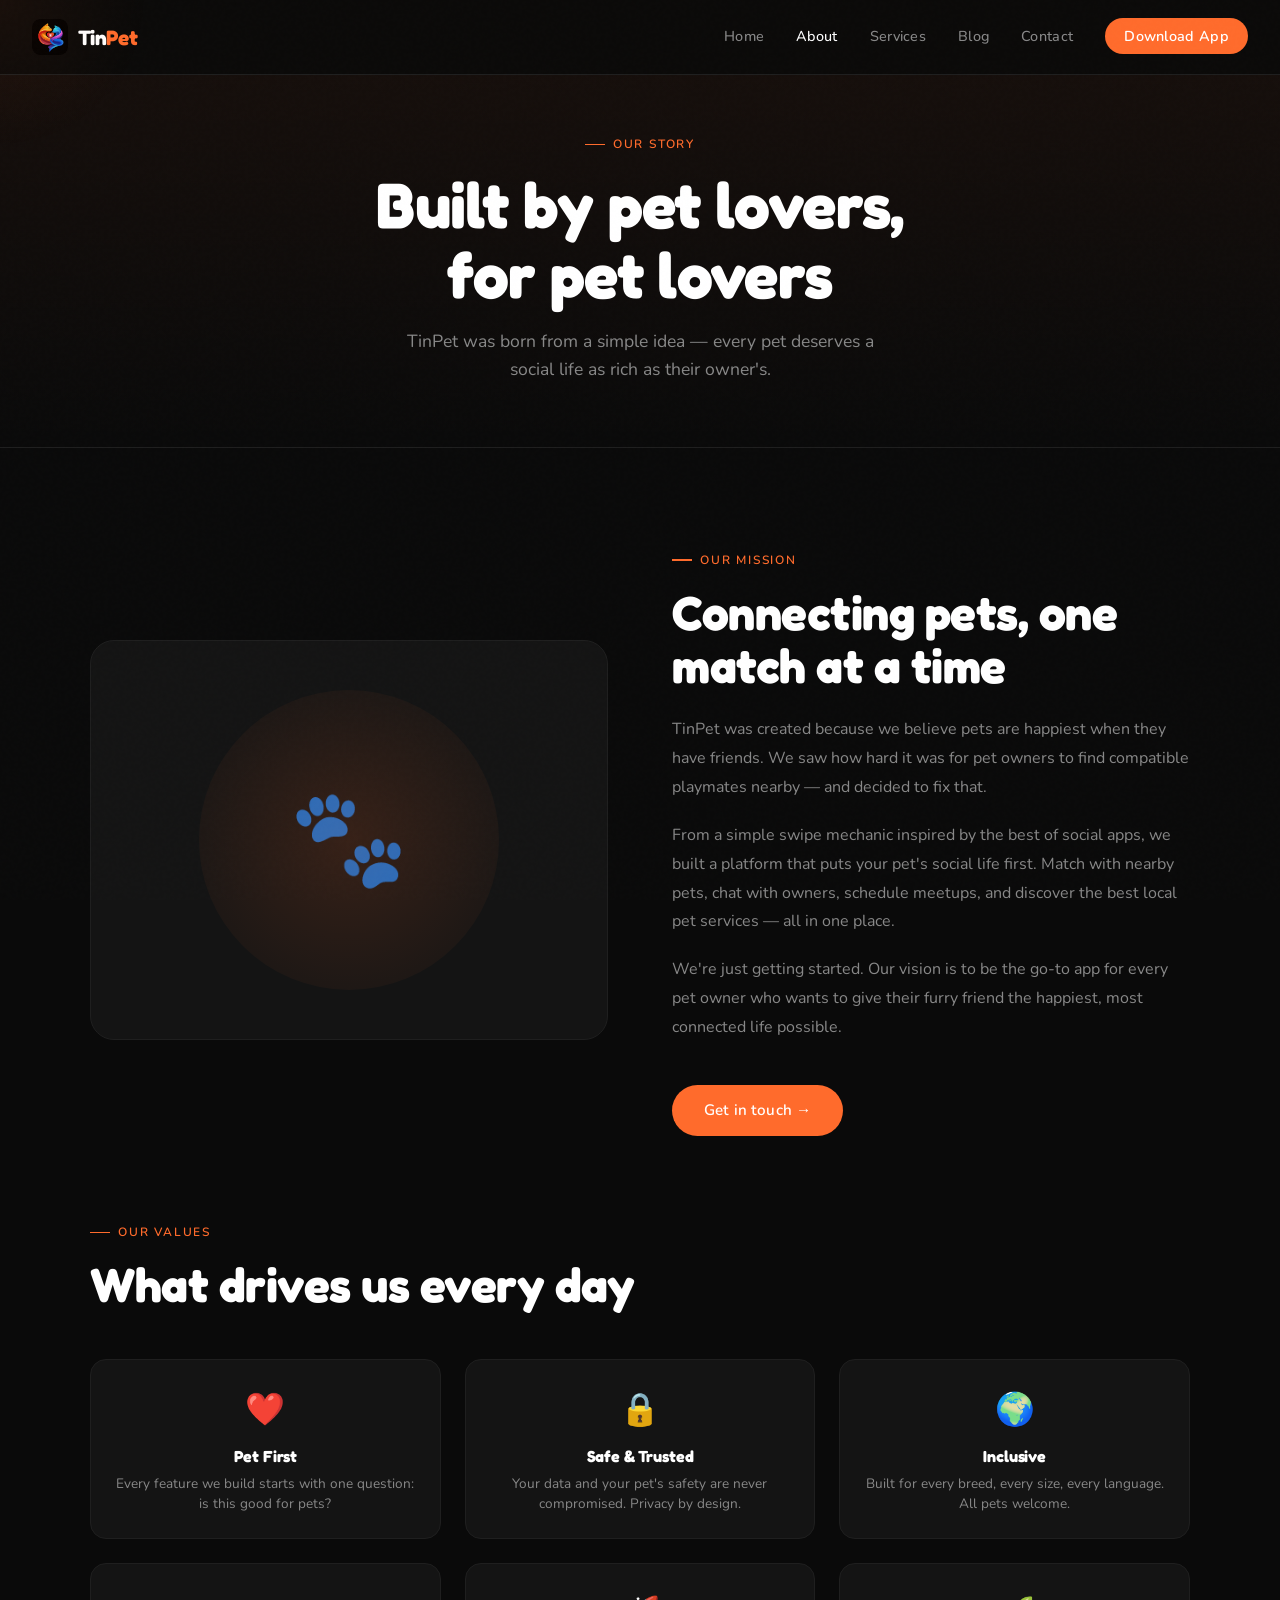
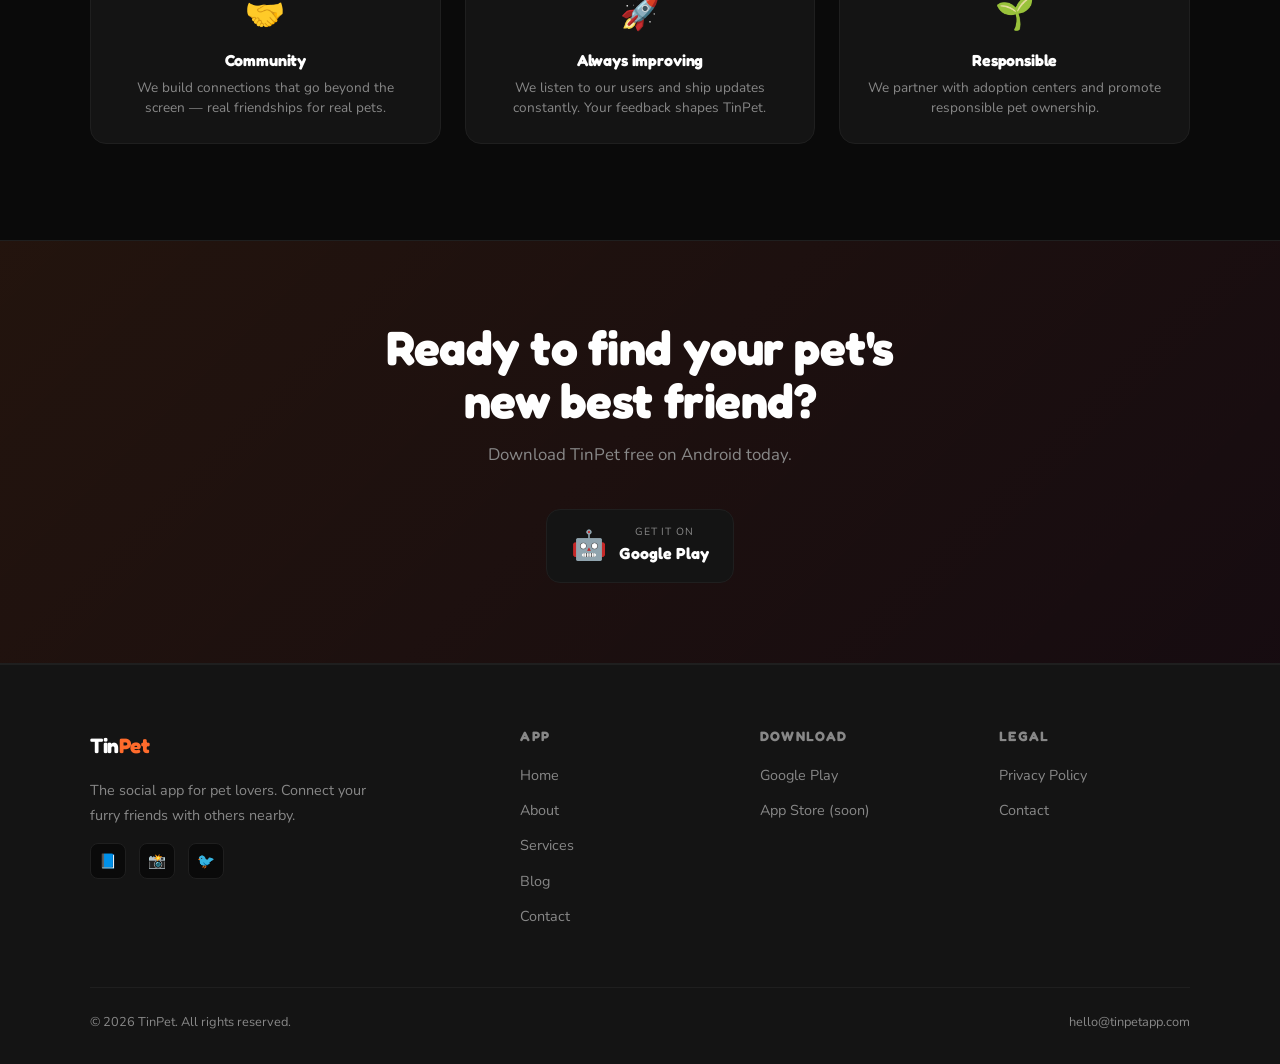
<file: about.html>
<!DOCTYPE html>
<html lang="en">
<head>
  <meta charset="UTF-8">
  <meta name="viewport" content="width=device-width, initial-scale=1.0">
  <title>About — TinPet</title>
  <meta name="description" content="Learn about TinPet — the app that connects pet lovers and their furry friends nearby.">
  <link rel="stylesheet" href="css/style.css">
  <link rel="icon" href="data:image/svg+xml,<svg xmlns='http://www.w3.org/2000/svg' viewBox='0 0 100 100'><text y='.9em' font-size='90'>🐾</text></svg>">
</head>
<body>

<nav>
  <a href="index.html" class="nav-logo"><img src="images/logo.png" alt="TinPet"><span>Tin<em>Pet</em></span></a>
  <ul class="nav-links">
    <li><a href="index.html">Home</a></li>
    <li><a href="about.html" class="active">About</a></li>
    <li><a href="services.html">Services</a></li>
    <li><a href="blog.html">Blog</a></li>
    <li><a href="contact.html">Contact</a></li>
    <li><a href="https://play.google.com/store" class="nav-cta" target="_blank">Download App</a></li>
  </ul>
  <div class="nav-hamburger"><span></span><span></span><span></span></div>
</nav>

<div class="page-header">
  <div class="section-label" style="justify-content:center;">Our story</div>
  <h1>Built by pet lovers,<br>for pet lovers</h1>
  <p>TinPet was born from a simple idea — every pet deserves a social life as rich as their owner's.</p>
</div>

<section>
  <div class="container">
    <div class="about-grid">
      <div class="about-visual reveal-left">🐾</div>
      <div class="about-content reveal-right">
        <div class="section-label">Our mission</div>
        <h2>Connecting pets, one match at a time</h2>
        <p>TinPet was created because we believe pets are happiest when they have friends. We saw how hard it was for pet owners to find compatible playmates nearby — and decided to fix that.</p>
        <p>From a simple swipe mechanic inspired by the best of social apps, we built a platform that puts your pet's social life first. Match with nearby pets, chat with owners, schedule meetups, and discover the best local pet services — all in one place.</p>
        <p>We're just getting started. Our vision is to be the go-to app for every pet owner who wants to give their furry friend the happiest, most connected life possible.</p>
        <a href="contact.html" class="btn btn-primary" style="margin-top:1.5rem;">Get in touch →</a>
      </div>
    </div>

    <div style="margin-top:4rem;">
      <div class="section-label reveal">Our values</div>
      <h2 class="reveal" data-delay="1">What drives us every day</h2>
      <div class="values-grid">
        <div class="value-card reveal" data-delay="1">
          <span class="icon">❤️</span>
          <h3>Pet First</h3>
          <p>Every feature we build starts with one question: is this good for pets?</p>
        </div>
        <div class="value-card reveal" data-delay="2">
          <span class="icon">🔒</span>
          <h3>Safe & Trusted</h3>
          <p>Your data and your pet's safety are never compromised. Privacy by design.</p>
        </div>
        <div class="value-card reveal" data-delay="3">
          <span class="icon">🌍</span>
          <h3>Inclusive</h3>
          <p>Built for every breed, every size, every language. All pets welcome.</p>
        </div>
        <div class="value-card reveal" data-delay="4">
          <span class="icon">🤝</span>
          <h3>Community</h3>
          <p>We build connections that go beyond the screen — real friendships for real pets.</p>
        </div>
        <div class="value-card reveal" data-delay="5">
          <span class="icon">🚀</span>
          <h3>Always improving</h3>
          <p>We listen to our users and ship updates constantly. Your feedback shapes TinPet.</p>
        </div>
        <div class="value-card reveal" data-delay="6">
          <span class="icon">🌱</span>
          <h3>Responsible</h3>
          <p>We partner with adoption centers and promote responsible pet ownership.</p>
        </div>
      </div>
    </div>
  </div>
</section>

<section class="cta-section">
  <div class="container">
    <h2 class="reveal">Ready to find your pet's<br>new best friend?</h2>
    <p class="reveal" data-delay="1">Download TinPet free on Android today.</p>
    <div class="store-badges reveal" data-delay="2">
      <a href="https://play.google.com/store" class="store-badge" target="_blank">
        <span class="store-badge-icon">🤖</span>
        <div class="store-badge-text"><span>Get it on</span><strong>Google Play</strong></div>
      </a>
    </div>
  </div>
</section>

<footer>
  <div class="footer-grid">
    <div class="footer-brand">
      <a href="index.html" class="nav-logo" style="display:inline-flex;"><span>Tin<em>Pet</em></span></a>
      <p>The social app for pet lovers. Connect your furry friends with others nearby.</p>
      <div class="footer-social">
        <a href="#" class="social-link">📘</a>
        <a href="#" class="social-link">📸</a>
        <a href="#" class="social-link">🐦</a>
      </div>
    </div>
    <div class="footer-col"><h4>App</h4><ul>
      <li><a href="index.html">Home</a></li><li><a href="about.html">About</a></li>
      <li><a href="services.html">Services</a></li><li><a href="blog.html">Blog</a></li>
      <li><a href="contact.html">Contact</a></li>
    </ul></div>
    <div class="footer-col"><h4>Download</h4><ul>
      <li><a href="https://play.google.com/store" target="_blank">Google Play</a></li>
      <li><a href="#">App Store (soon)</a></li>
    </ul></div>
    <div class="footer-col"><h4>Legal</h4><ul>
      <li><a href="https://ottobarrios62.github.io/tinpet-privacy/" target="_blank">Privacy Policy</a></li>
      <li><a href="contact.html">Contact</a></li>
    </ul></div>
  </div>
  <div class="footer-bottom">
    <span>© 2026 TinPet. All rights reserved.</span>
    <a href="mailto:hello@tinpetapp.com">hello@tinpetapp.com</a>
  </div>
</footer>

<script src="js/main.js"></script>
</body>
</html>
</file>
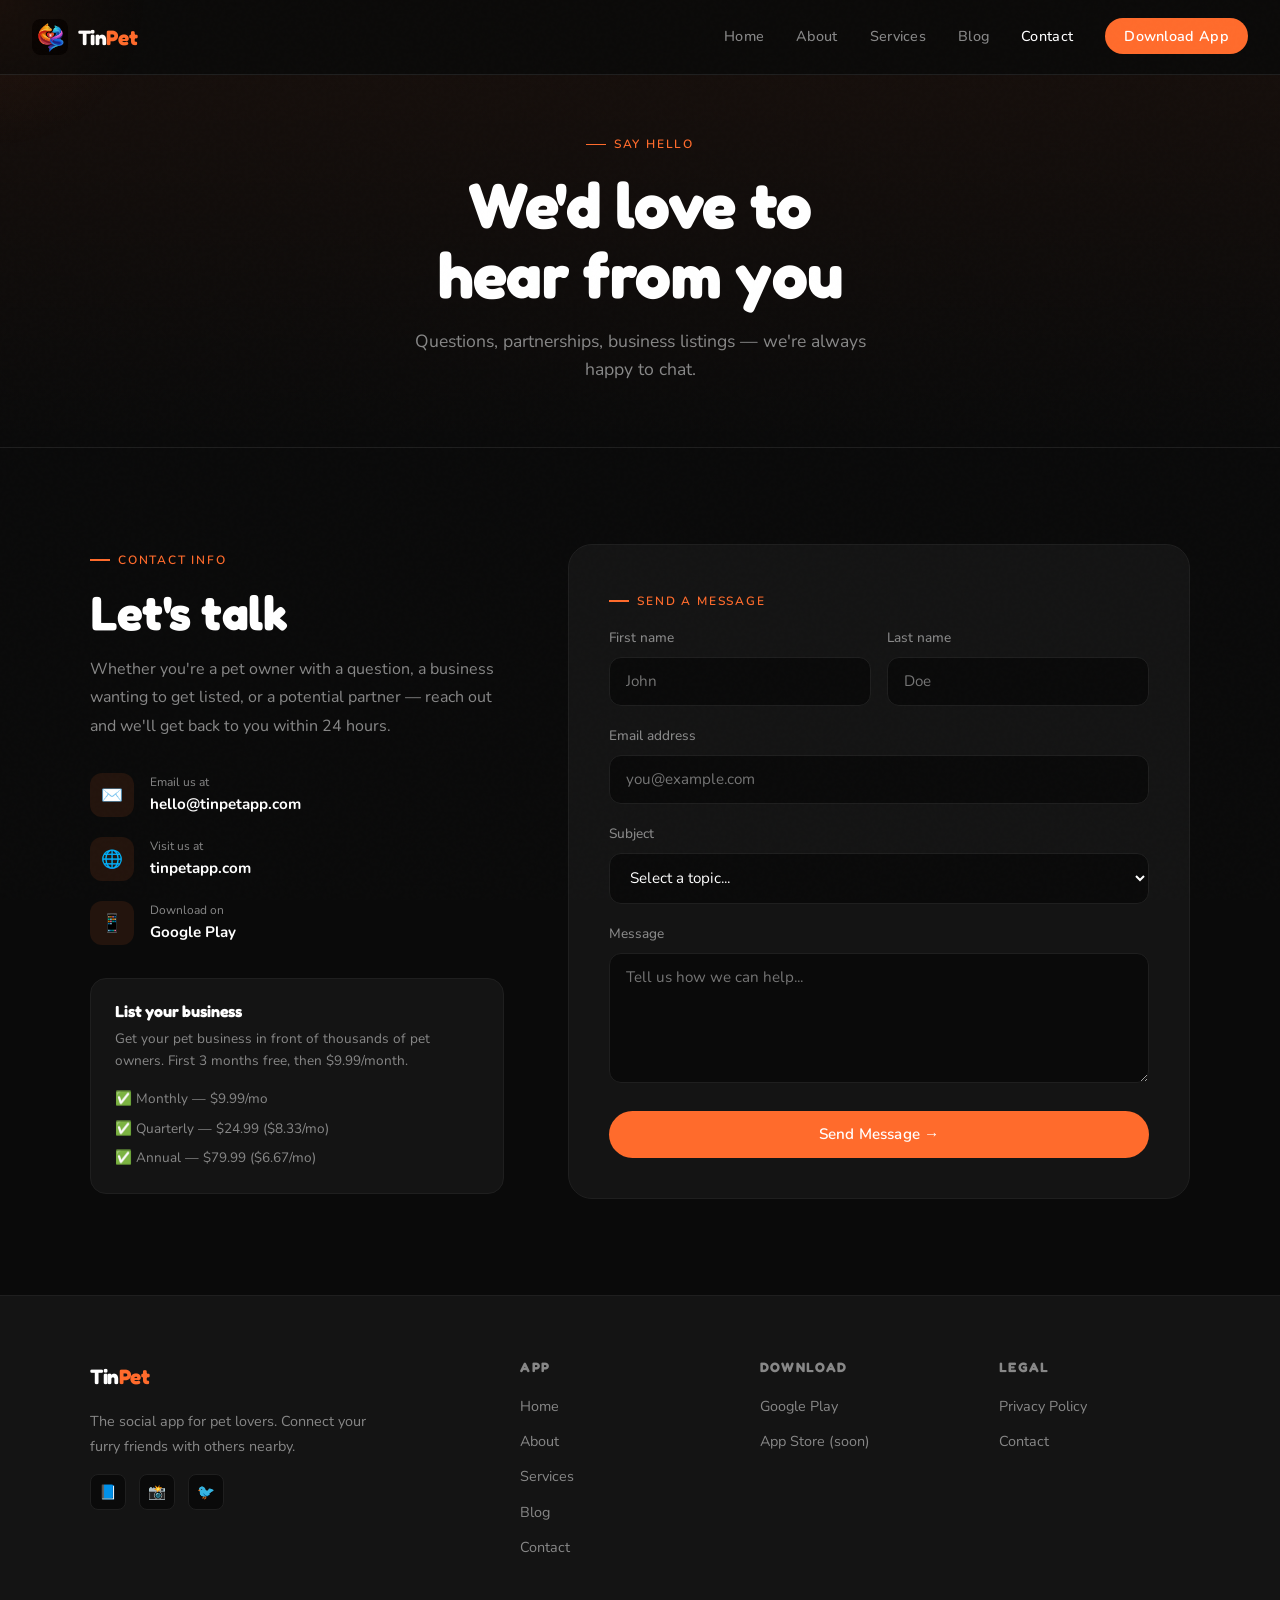
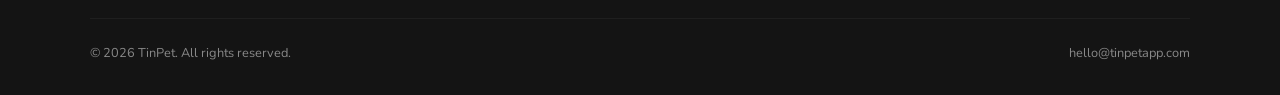
<file: contact.html>
<!DOCTYPE html>
<html lang="en">
<head>
  <meta charset="UTF-8">
  <meta name="viewport" content="width=device-width, initial-scale=1.0">
  <title>Contact — TinPet</title>
  <meta name="description" content="Get in touch with the TinPet team. We'd love to hear from you.">
  <link rel="stylesheet" href="css/style.css">
  <link rel="icon" href="data:image/svg+xml,<svg xmlns='http://www.w3.org/2000/svg' viewBox='0 0 100 100'><text y='.9em' font-size='90'>🐾</text></svg>">
</head>
<body>

<nav>
  <a href="index.html" class="nav-logo"><img src="images/logo.png" alt="TinPet"><span>Tin<em>Pet</em></span></a>
  <ul class="nav-links">
    <li><a href="index.html">Home</a></li>
    <li><a href="about.html">About</a></li>
    <li><a href="services.html">Services</a></li>
    <li><a href="blog.html">Blog</a></li>
    <li><a href="contact.html" class="active">Contact</a></li>
    <li><a href="https://play.google.com/store" class="nav-cta" target="_blank">Download App</a></li>
  </ul>
  <div class="nav-hamburger"><span></span><span></span><span></span></div>
</nav>

<div class="page-header">
  <div class="section-label" style="justify-content:center;">Say hello</div>
  <h1>We'd love to<br>hear from you</h1>
  <p>Questions, partnerships, business listings — we're always happy to chat.</p>
</div>

<section>
  <div class="container">
    <div class="contact-grid">
      <div class="contact-info reveal-left">
        <div class="section-label">Contact info</div>
        <h2>Let's talk</h2>
        <p>Whether you're a pet owner with a question, a business wanting to get listed, or a potential partner — reach out and we'll get back to you within 24 hours.</p>

        <div class="contact-item">
          <div class="contact-item-icon">✉️</div>
          <div class="contact-item-text">
            <span>Email us at</span>
            <strong>hello@tinpetapp.com</strong>
          </div>
        </div>
        <div class="contact-item">
          <div class="contact-item-icon">🌐</div>
          <div class="contact-item-text">
            <span>Visit us at</span>
            <strong>tinpetapp.com</strong>
          </div>
        </div>
        <div class="contact-item">
          <div class="contact-item-icon">📱</div>
          <div class="contact-item-text">
            <span>Download on</span>
            <strong>Google Play</strong>
          </div>
        </div>

        <div style="margin-top:2rem; padding:1.5rem; background:var(--card); border:1px solid var(--border); border-radius:16px;">
          <h3 style="font-size:1rem; margin-bottom:0.5rem;">List your business</h3>
          <p style="color:var(--gray); font-size:0.85rem; line-height:1.6; margin-bottom:1rem;">Get your pet business in front of thousands of pet owners. First 3 months free, then $9.99/month.</p>
          <div style="display:flex; flex-direction:column; gap:0.5rem; font-size:0.85rem; color:var(--gray);">
            <span>✅ Monthly — $9.99/mo</span>
            <span>✅ Quarterly — $24.99 ($8.33/mo)</span>
            <span>✅ Annual — $79.99 ($6.67/mo)</span>
          </div>
        </div>
      </div>

      <div class="contact-form reveal-right">
        <div class="section-label">Send a message</div>
        <form id="contactForm">
          <div class="form-row">
            <div class="form-group">
              <label>First name</label>
              <input type="text" placeholder="John" required>
            </div>
            <div class="form-group">
              <label>Last name</label>
              <input type="text" placeholder="Doe" required>
            </div>
          </div>
          <div class="form-group">
            <label>Email address</label>
            <input type="email" placeholder="you@example.com" required>
          </div>
          <div class="form-group">
            <label>Subject</label>
            <select>
              <option value="">Select a topic...</option>
              <option>General question</option>
              <option>List my business</option>
              <option>Partnership / Press</option>
              <option>Bug report</option>
              <option>Other</option>
            </select>
          </div>
          <div class="form-group">
            <label>Message</label>
            <textarea placeholder="Tell us how we can help..." required></textarea>
          </div>
          <button type="submit" class="btn btn-primary" style="width:100%; justify-content:center;">Send Message →</button>
        </form>
      </div>
    </div>
  </div>
</section>

<footer>
  <div class="footer-grid">
    <div class="footer-brand">
      <a href="index.html" class="nav-logo" style="display:inline-flex;"><span>Tin<em>Pet</em></span></a>
      <p>The social app for pet lovers. Connect your furry friends with others nearby.</p>
      <div class="footer-social">
        <a href="#" class="social-link">📘</a><a href="#" class="social-link">📸</a><a href="#" class="social-link">🐦</a>
      </div>
    </div>
    <div class="footer-col"><h4>App</h4><ul>
      <li><a href="index.html">Home</a></li><li><a href="about.html">About</a></li>
      <li><a href="services.html">Services</a></li><li><a href="blog.html">Blog</a></li>
      <li><a href="contact.html">Contact</a></li>
    </ul></div>
    <div class="footer-col"><h4>Download</h4><ul>
      <li><a href="https://play.google.com/store" target="_blank">Google Play</a></li>
      <li><a href="#">App Store (soon)</a></li>
    </ul></div>
    <div class="footer-col"><h4>Legal</h4><ul>
      <li><a href="https://ottobarrios62.github.io/tinpet-privacy/" target="_blank">Privacy Policy</a></li>
      <li><a href="contact.html">Contact</a></li>
    </ul></div>
  </div>
  <div class="footer-bottom">
    <span>© 2026 TinPet. All rights reserved.</span>
    <a href="mailto:hello@tinpetapp.com">hello@tinpetapp.com</a>
  </div>
</footer>

<script src="js/main.js"></script>
</body>
</html>
</file>
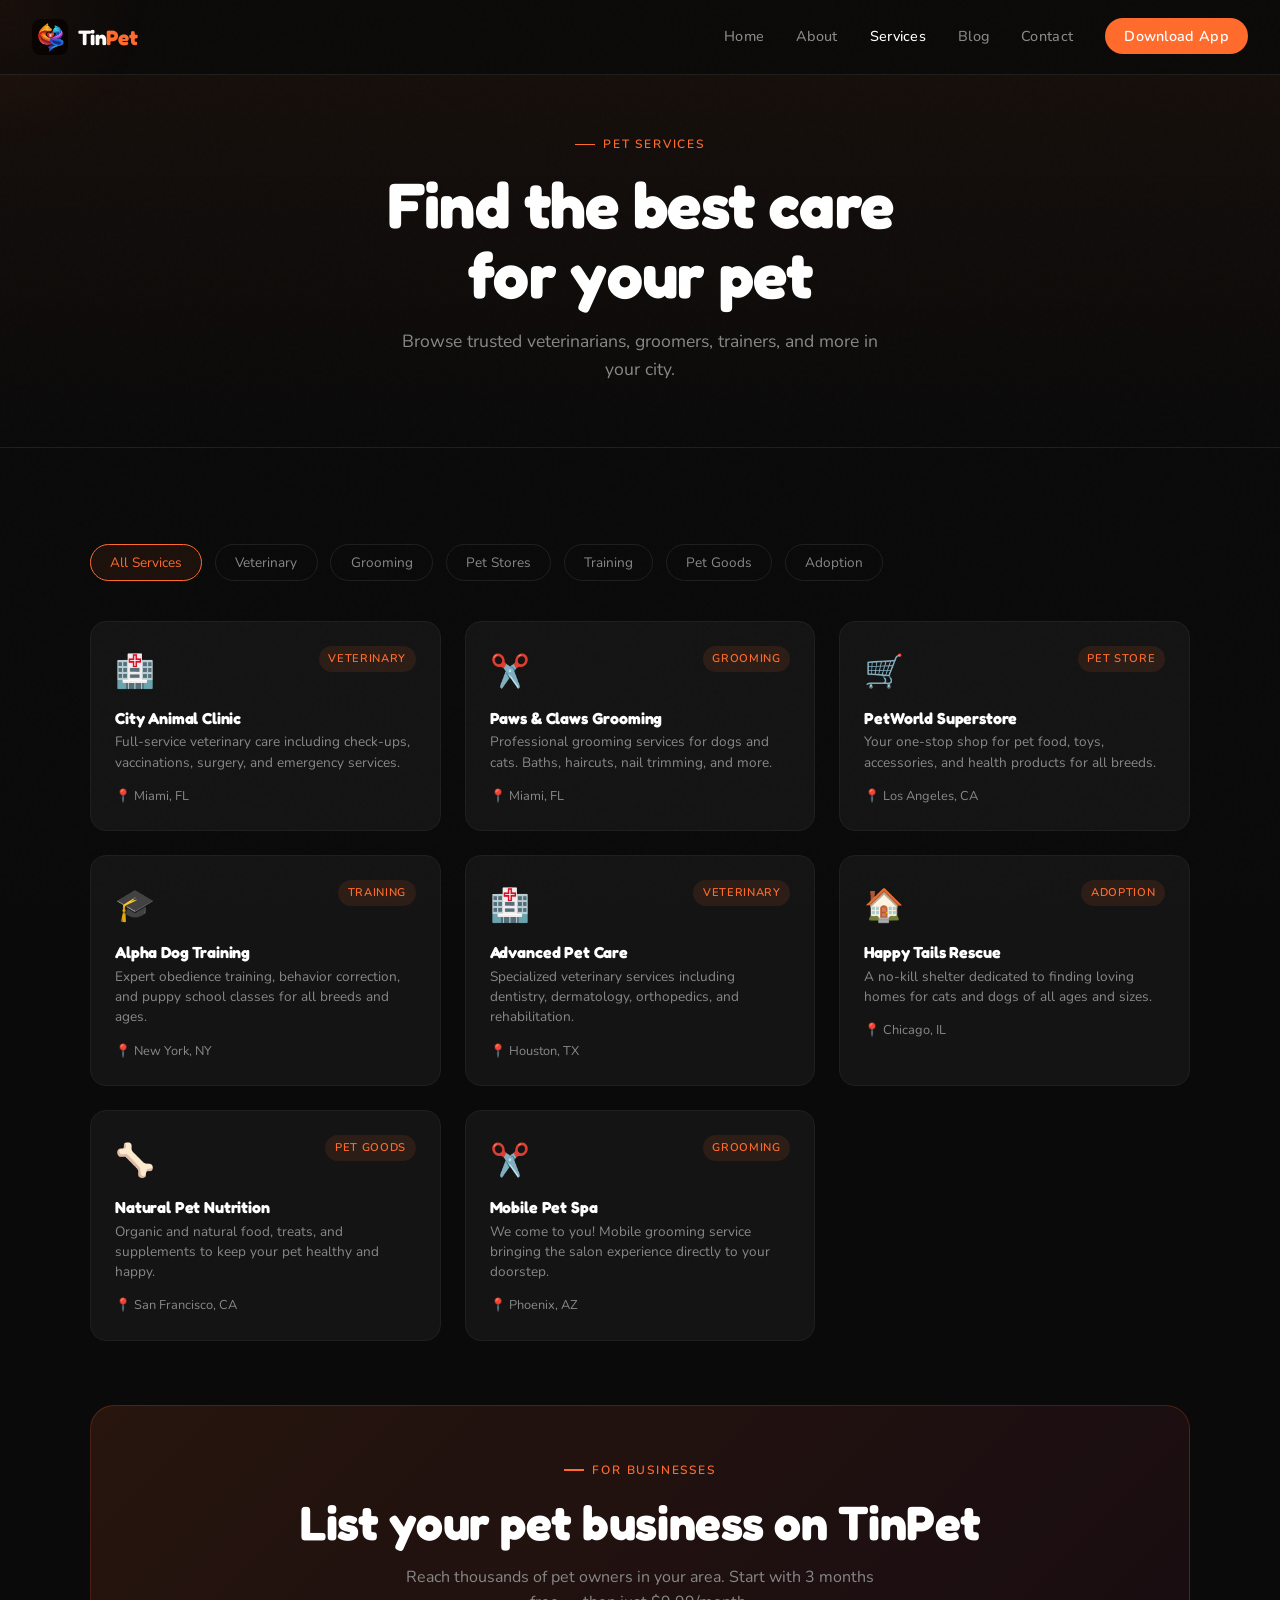
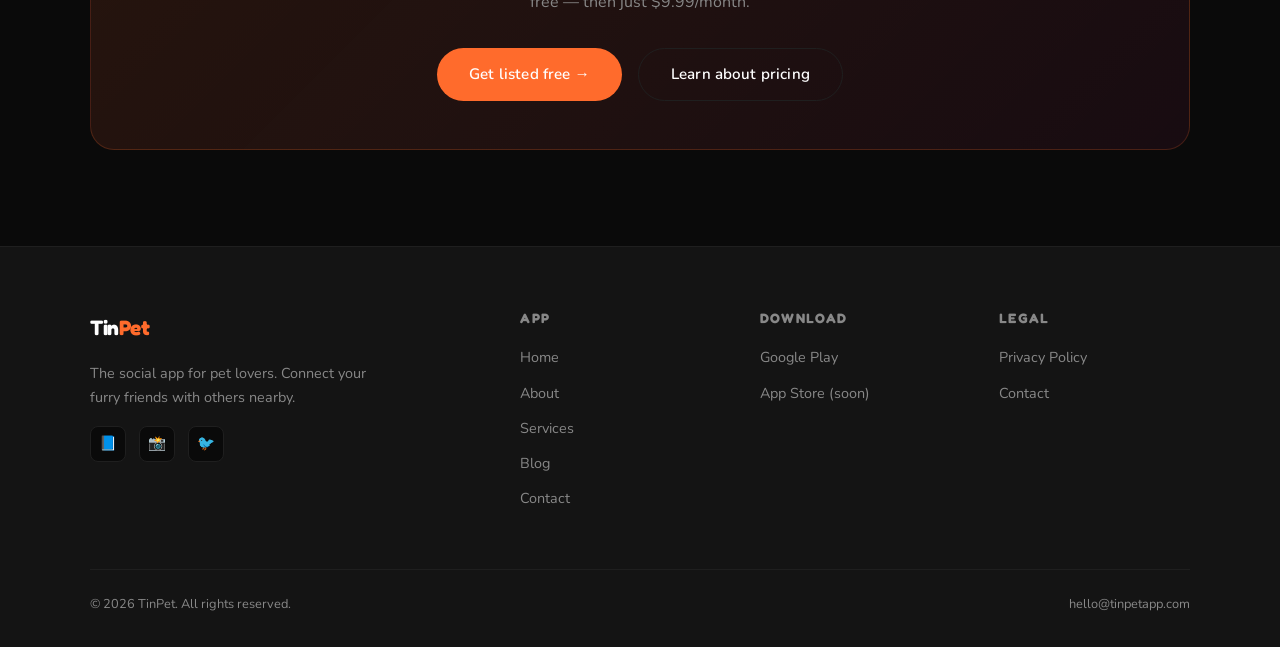
<file: services.html>
<!DOCTYPE html>
<html lang="en">
<head>
  <meta charset="UTF-8">
  <meta name="viewport" content="width=device-width, initial-scale=1.0">
  <title>Pet Services Directory — TinPet</title>
  <meta name="description" content="Find trusted veterinarians, groomers, trainers, pet stores and more near you on TinPet.">
  <link rel="stylesheet" href="css/style.css">
  <link rel="icon" href="data:image/svg+xml,<svg xmlns='http://www.w3.org/2000/svg' viewBox='0 0 100 100'><text y='.9em' font-size='90'>🐾</text></svg>">
</head>
<body>

<nav>
  <a href="index.html" class="nav-logo"><img src="images/logo.png" alt="TinPet"><span>Tin<em>Pet</em></span></a>
  <ul class="nav-links">
    <li><a href="index.html">Home</a></li>
    <li><a href="about.html">About</a></li>
    <li><a href="services.html" class="active">Services</a></li>
    <li><a href="blog.html">Blog</a></li>
    <li><a href="contact.html">Contact</a></li>
    <li><a href="https://play.google.com/store" class="nav-cta" target="_blank">Download App</a></li>
  </ul>
  <div class="nav-hamburger"><span></span><span></span><span></span></div>
</nav>

<div class="page-header">
  <div class="section-label" style="justify-content:center;">Pet Services</div>
  <h1>Find the best care<br>for your pet</h1>
  <p>Browse trusted veterinarians, groomers, trainers, and more in your city.</p>
</div>

<section>
  <div class="container">
    <div class="services-filter reveal">
      <button class="filter-btn active" data-filter="all">All Services</button>
      <button class="filter-btn" data-filter="vet">Veterinary</button>
      <button class="filter-btn" data-filter="grooming">Grooming</button>
      <button class="filter-btn" data-filter="store">Pet Stores</button>
      <button class="filter-btn" data-filter="training">Training</button>
      <button class="filter-btn" data-filter="goods">Pet Goods</button>
      <button class="filter-btn" data-filter="adoption">Adoption</button>
    </div>

    <div class="services-listing">
      <div class="listing-card reveal" data-category="vet" data-delay="1">
        <div class="listing-card-top">
          <span style="font-size:2rem;">🏥</span>
          <span class="listing-cat-badge">Veterinary</span>
        </div>
        <h3>City Animal Clinic</h3>
        <p>Full-service veterinary care including check-ups, vaccinations, surgery, and emergency services.</p>
        <div class="listing-location">📍 Miami, FL</div>
      </div>
      <div class="listing-card reveal" data-category="grooming" data-delay="2">
        <div class="listing-card-top">
          <span style="font-size:2rem;">✂️</span>
          <span class="listing-cat-badge">Grooming</span>
        </div>
        <h3>Paws & Claws Grooming</h3>
        <p>Professional grooming services for dogs and cats. Baths, haircuts, nail trimming, and more.</p>
        <div class="listing-location">📍 Miami, FL</div>
      </div>
      <div class="listing-card reveal" data-category="store" data-delay="3">
        <div class="listing-card-top">
          <span style="font-size:2rem;">🛒</span>
          <span class="listing-cat-badge">Pet Store</span>
        </div>
        <h3>PetWorld Superstore</h3>
        <p>Your one-stop shop for pet food, toys, accessories, and health products for all breeds.</p>
        <div class="listing-location">📍 Los Angeles, CA</div>
      </div>
      <div class="listing-card reveal" data-category="training" data-delay="4">
        <div class="listing-card-top">
          <span style="font-size:2rem;">🎓</span>
          <span class="listing-cat-badge">Training</span>
        </div>
        <h3>Alpha Dog Training</h3>
        <p>Expert obedience training, behavior correction, and puppy school classes for all breeds and ages.</p>
        <div class="listing-location">📍 New York, NY</div>
      </div>
      <div class="listing-card reveal" data-category="vet" data-delay="5">
        <div class="listing-card-top">
          <span style="font-size:2rem;">🏥</span>
          <span class="listing-cat-badge">Veterinary</span>
        </div>
        <h3>Advanced Pet Care</h3>
        <p>Specialized veterinary services including dentistry, dermatology, orthopedics, and rehabilitation.</p>
        <div class="listing-location">📍 Houston, TX</div>
      </div>
      <div class="listing-card reveal" data-category="adoption" data-delay="6">
        <div class="listing-card-top">
          <span style="font-size:2rem;">🏠</span>
          <span class="listing-cat-badge">Adoption</span>
        </div>
        <h3>Happy Tails Rescue</h3>
        <p>A no-kill shelter dedicated to finding loving homes for cats and dogs of all ages and sizes.</p>
        <div class="listing-location">📍 Chicago, IL</div>
      </div>
      <div class="listing-card reveal" data-category="goods" data-delay="7">
        <div class="listing-card-top">
          <span style="font-size:2rem;">🦴</span>
          <span class="listing-cat-badge">Pet Goods</span>
        </div>
        <h3>Natural Pet Nutrition</h3>
        <p>Organic and natural food, treats, and supplements to keep your pet healthy and happy.</p>
        <div class="listing-location">📍 San Francisco, CA</div>
      </div>
      <div class="listing-card reveal" data-category="grooming" data-delay="8">
        <div class="listing-card-top">
          <span style="font-size:2rem;">✂️</span>
          <span class="listing-cat-badge">Grooming</span>
        </div>
        <h3>Mobile Pet Spa</h3>
        <p>We come to you! Mobile grooming service bringing the salon experience directly to your doorstep.</p>
        <div class="listing-location">📍 Phoenix, AZ</div>
      </div>
      <div class="listing-card reveal" data-category="training" data-delay="9">
        <div class="listing-card-top">
          <span style="font-size:2rem;">🎓</span>
          <span class="listing-cat-badge">Training</span>
        </div>
        <h3>Pawsitive Behavior</h3>
        <p>Positive reinforcement training using science-based methods. Group classes and private sessions available.</p>
        <div class="listing-location">📍 Austin, TX</div>
      </div>
    </div>

    <div class="business-cta reveal">
      <div class="section-label" style="justify-content:center;">For businesses</div>
      <h2>List your pet business on TinPet</h2>
      <p>Reach thousands of pet owners in your area. Start with 3 months free — then just $9.99/month.</p>
      <div style="display:flex; gap:1rem; justify-content:center; flex-wrap:wrap;">
        <a href="contact.html" class="btn btn-primary">Get listed free →</a>
        <a href="contact.html" class="btn btn-outline">Learn about pricing</a>
      </div>
    </div>
  </div>
</section>

<footer>
  <div class="footer-grid">
    <div class="footer-brand">
      <a href="index.html" class="nav-logo" style="display:inline-flex;"><span>Tin<em>Pet</em></span></a>
      <p>The social app for pet lovers. Connect your furry friends with others nearby.</p>
      <div class="footer-social">
        <a href="#" class="social-link">📘</a><a href="#" class="social-link">📸</a><a href="#" class="social-link">🐦</a>
      </div>
    </div>
    <div class="footer-col"><h4>App</h4><ul>
      <li><a href="index.html">Home</a></li><li><a href="about.html">About</a></li>
      <li><a href="services.html">Services</a></li><li><a href="blog.html">Blog</a></li>
      <li><a href="contact.html">Contact</a></li>
    </ul></div>
    <div class="footer-col"><h4>Download</h4><ul>
      <li><a href="https://play.google.com/store" target="_blank">Google Play</a></li>
      <li><a href="#">App Store (soon)</a></li>
    </ul></div>
    <div class="footer-col"><h4>Legal</h4><ul>
      <li><a href="https://ottobarrios62.github.io/tinpet-privacy/" target="_blank">Privacy Policy</a></li>
      <li><a href="contact.html">Contact</a></li>
    </ul></div>
  </div>
  <div class="footer-bottom">
    <span>© 2026 TinPet. All rights reserved.</span>
    <a href="mailto:hello@tinpetapp.com">hello@tinpetapp.com</a>
  </div>
</footer>

<script src="js/main.js"></script>
</body>
</html>
</file>
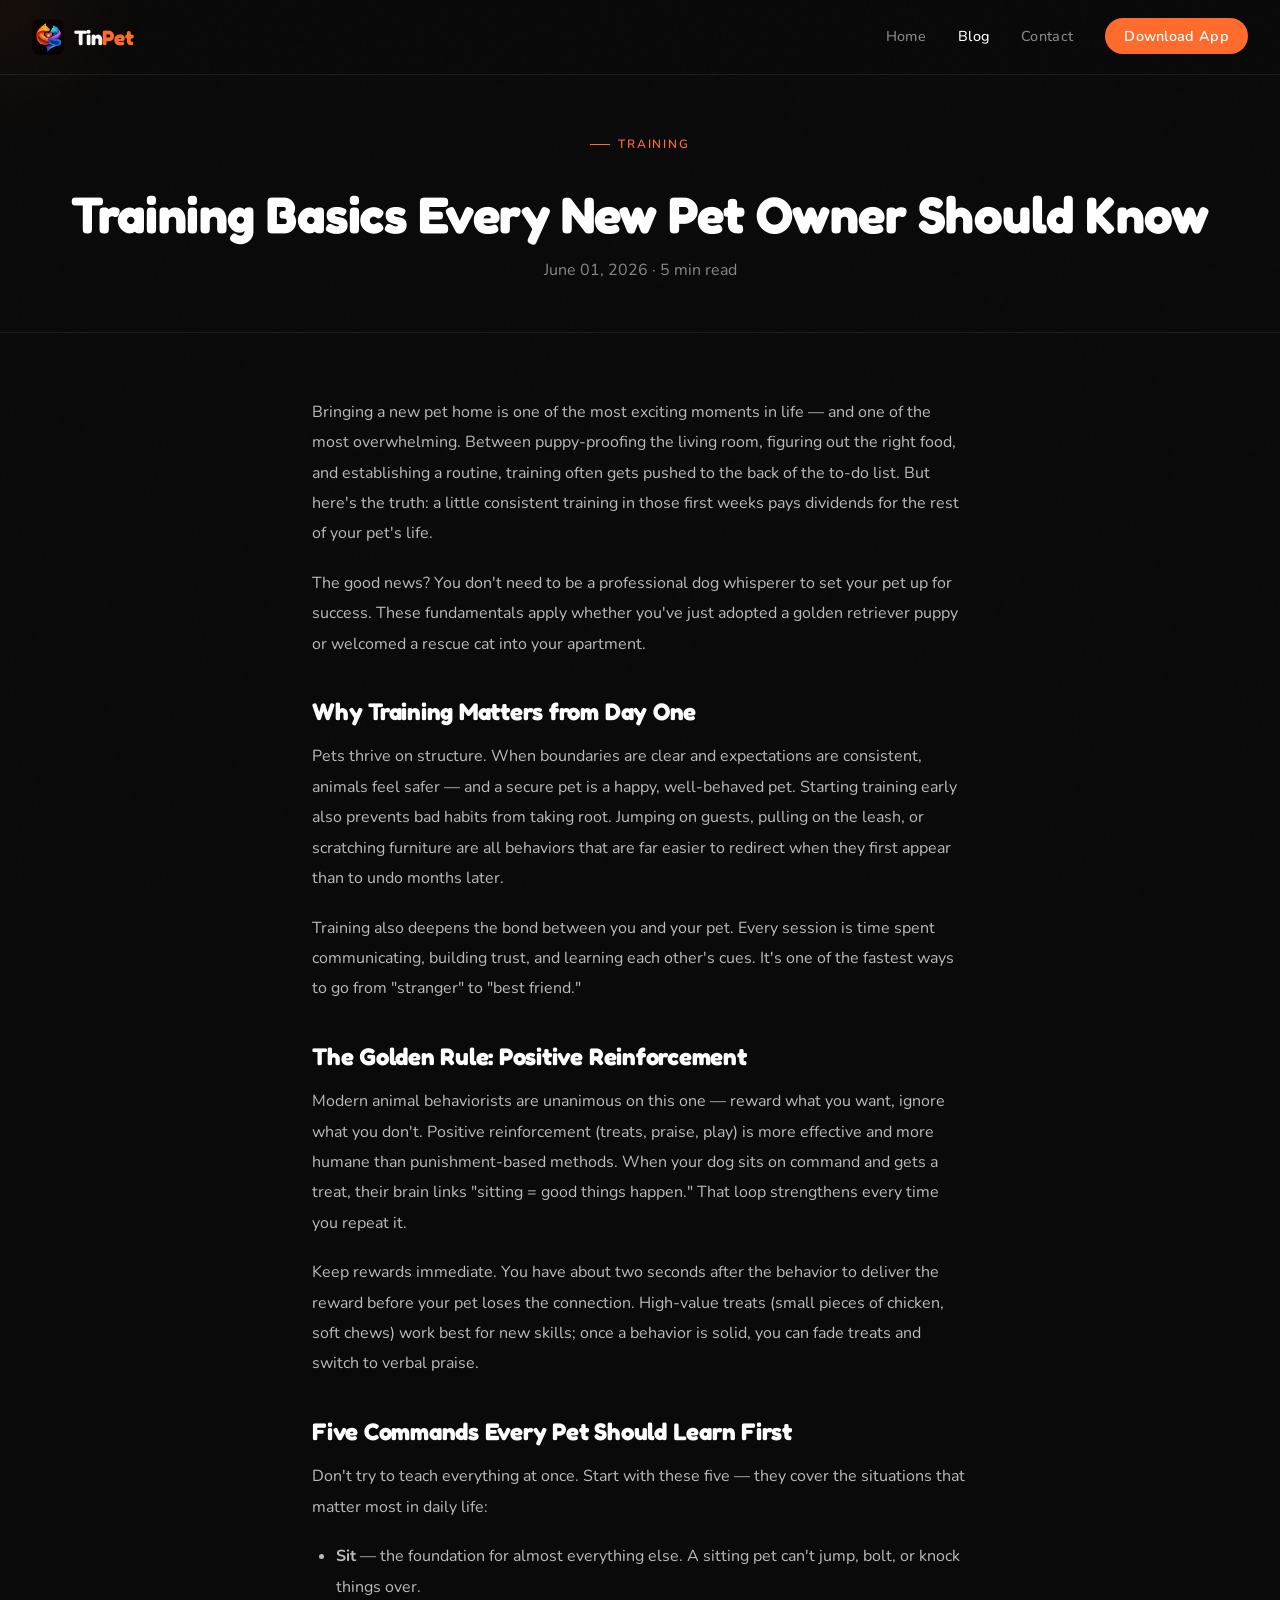
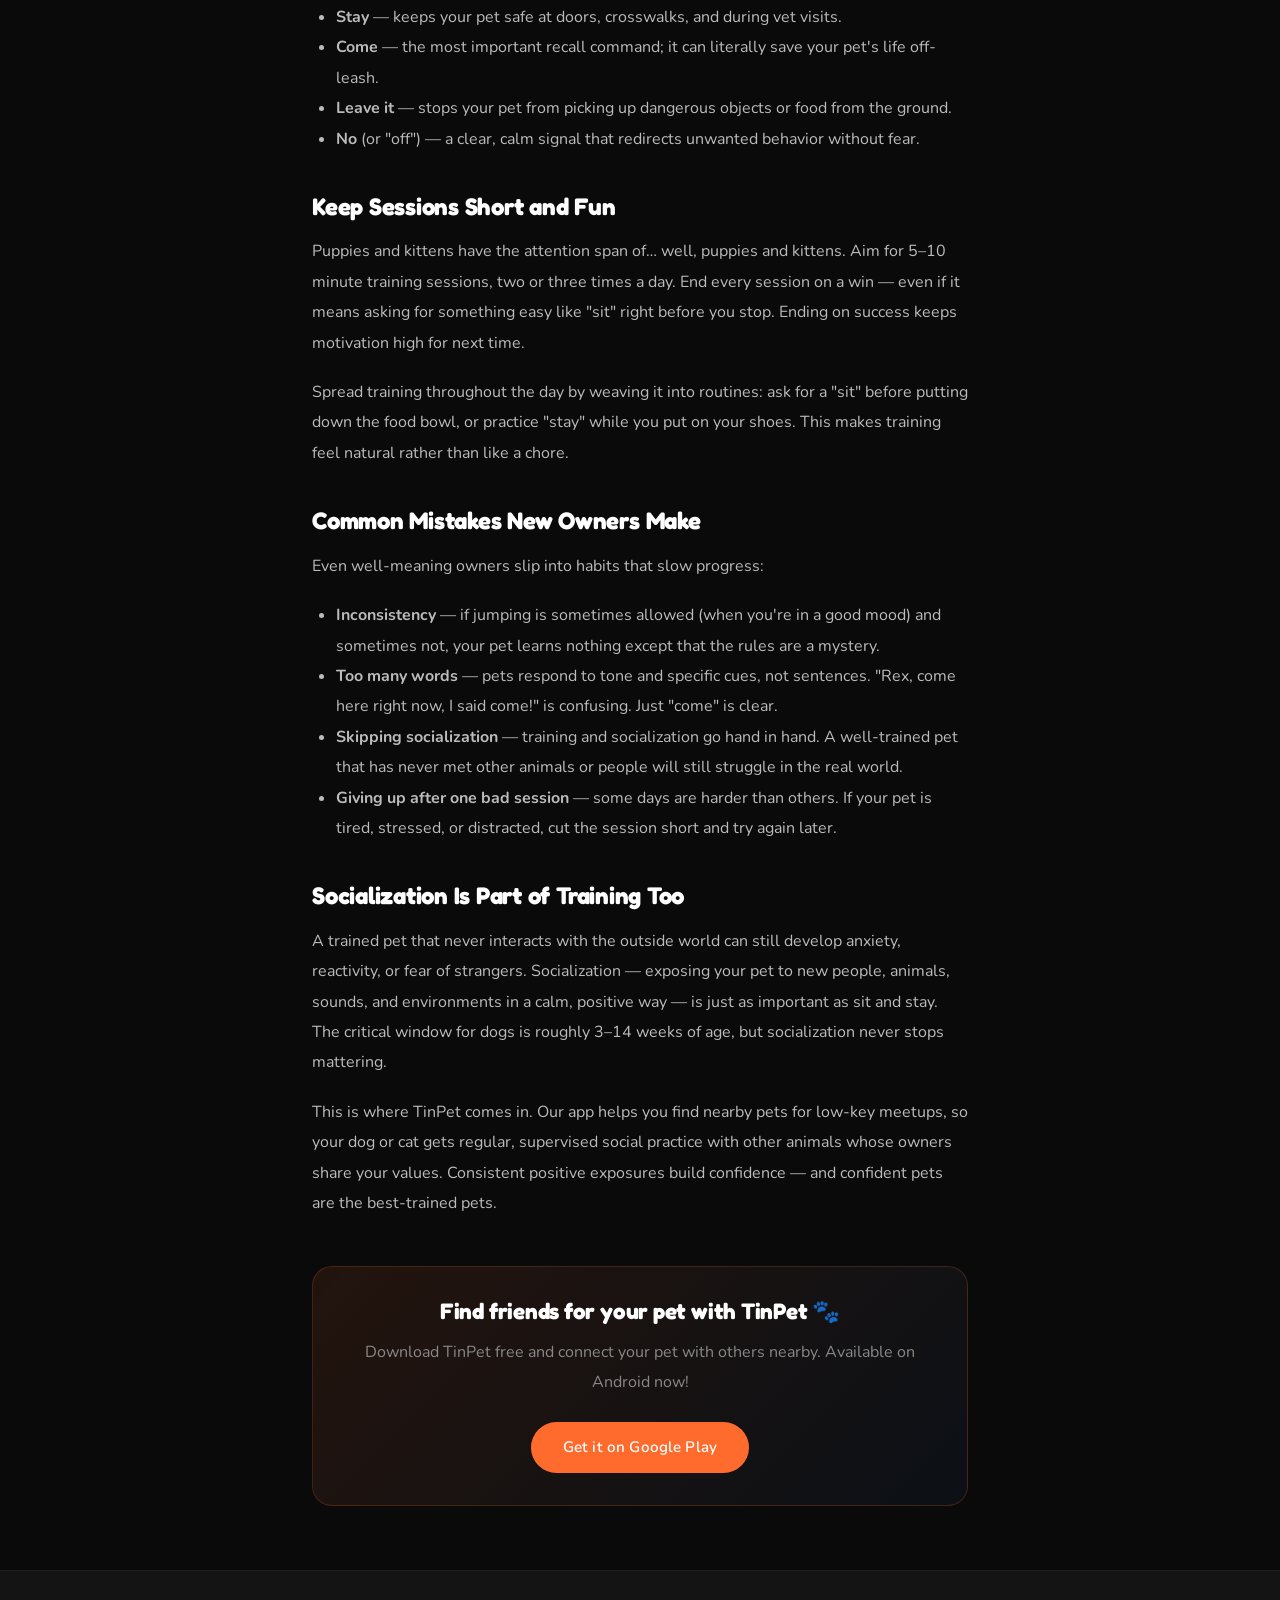
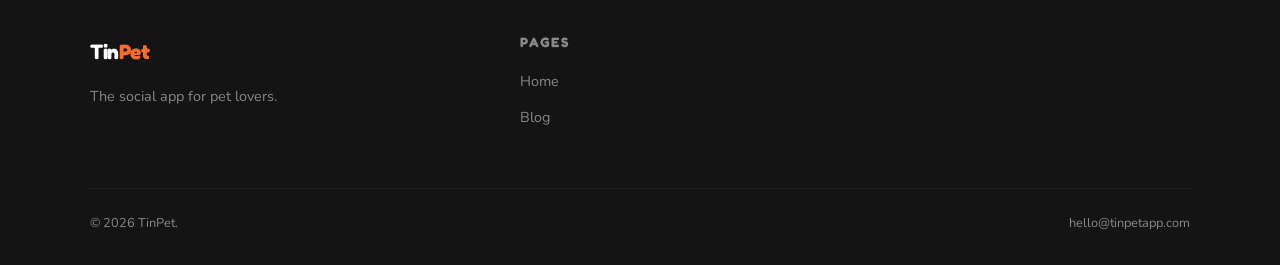
<file: posts/post-20260601.html>
<!DOCTYPE html>
<html lang="en">
<head>
  <meta charset="UTF-8">
  <meta name="viewport" content="width=device-width, initial-scale=1.0">
  <title>Training Basics Every New Pet Owner Should Know — TinPet Blog</title>
  <meta name="description" content="New to pet ownership? Master the five essential commands, positive reinforcement, and common mistakes to avoid in your first year with a pet.">
  <link rel="stylesheet" href="../css/style.css">
  <link rel="icon" href="data:image/svg+xml,<svg xmlns='http://www.w3.org/2000/svg' viewBox='0 0 100 100'><text y='.9em' font-size='90'>🐾</text></svg>">
  <style>
    .post-header { padding: 8rem 2rem 3rem; text-align:center; border-bottom: 1px solid var(--border); }
    .post-header .section-label { justify-content:center; }
    .post-header h1 { font-size: clamp(2rem,4vw,3.2rem); margin: 1rem 0; }
    .post-header p { color: var(--gray); font-size:1rem; }
    .post-body { max-width: 720px; margin: 0 auto; padding: 4rem 2rem; }
    .post-body h2 { font-size: 1.5rem; margin: 2.5rem 0 1rem; color: var(--white); }
    .post-body p { color: #bbb; line-height: 1.9; margin-bottom: 1.2rem; }
    .post-body ul { color: #bbb; line-height:1.9; padding-left:1.5rem; margin-bottom:1.2rem; }
    .post-cta { background: linear-gradient(135deg, rgba(255,107,44,0.1), rgba(46,139,255,0.05)); border: 1px solid rgba(255,107,44,0.2); border-radius:20px; padding:2rem; text-align:center; margin-top:3rem; }
    .post-cta h3 { margin-bottom:0.8rem; }
    .post-cta p { color: var(--gray); margin-bottom:1.5rem; }
  </style>
</head>
<body>
<nav>
  <a href="../index.html" class="nav-logo"><img src="../images/logo.png" alt="TinPet" style="width:32px;"><span>Tin<em>Pet</em></span></a>
  <ul class="nav-links">
    <li><a href="../index.html">Home</a></li>
    <li><a href="../blog.html" class="active">Blog</a></li>
    <li><a href="../contact.html">Contact</a></li>
    <li><a href="https://play.google.com/store" class="nav-cta" target="_blank">Download App</a></li>
  </ul>
</nav>

<div class="post-header">
  <div class="section-label" style="justify-content:center;">Training</div>
  <h1>Training Basics Every New Pet Owner Should Know</h1>
  <p>June 01, 2026 · 5 min read</p>
</div>

<article class="post-body">
  <p>Bringing a new pet home is one of the most exciting moments in life — and one of the most overwhelming. Between puppy-proofing the living room, figuring out the right food, and establishing a routine, training often gets pushed to the back of the to-do list. But here's the truth: a little consistent training in those first weeks pays dividends for the rest of your pet's life.</p>

  <p>The good news? You don't need to be a professional dog whisperer to set your pet up for success. These fundamentals apply whether you've just adopted a golden retriever puppy or welcomed a rescue cat into your apartment.</p>

  <h2>Why Training Matters from Day One</h2>
  <p>Pets thrive on structure. When boundaries are clear and expectations are consistent, animals feel safer — and a secure pet is a happy, well-behaved pet. Starting training early also prevents bad habits from taking root. Jumping on guests, pulling on the leash, or scratching furniture are all behaviors that are far easier to redirect when they first appear than to undo months later.</p>
  <p>Training also deepens the bond between you and your pet. Every session is time spent communicating, building trust, and learning each other's cues. It's one of the fastest ways to go from "stranger" to "best friend."</p>

  <h2>The Golden Rule: Positive Reinforcement</h2>
  <p>Modern animal behaviorists are unanimous on this one — reward what you want, ignore what you don't. Positive reinforcement (treats, praise, play) is more effective and more humane than punishment-based methods. When your dog sits on command and gets a treat, their brain links "sitting = good things happen." That loop strengthens every time you repeat it.</p>
  <p>Keep rewards immediate. You have about two seconds after the behavior to deliver the reward before your pet loses the connection. High-value treats (small pieces of chicken, soft chews) work best for new skills; once a behavior is solid, you can fade treats and switch to verbal praise.</p>

  <h2>Five Commands Every Pet Should Learn First</h2>
  <p>Don't try to teach everything at once. Start with these five — they cover the situations that matter most in daily life:</p>
  <ul>
    <li><strong>Sit</strong> — the foundation for almost everything else. A sitting pet can't jump, bolt, or knock things over.</li>
    <li><strong>Stay</strong> — keeps your pet safe at doors, crosswalks, and during vet visits.</li>
    <li><strong>Come</strong> — the most important recall command; it can literally save your pet's life off-leash.</li>
    <li><strong>Leave it</strong> — stops your pet from picking up dangerous objects or food from the ground.</li>
    <li><strong>No</strong> (or "off") — a clear, calm signal that redirects unwanted behavior without fear.</li>
  </ul>

  <h2>Keep Sessions Short and Fun</h2>
  <p>Puppies and kittens have the attention span of… well, puppies and kittens. Aim for 5–10 minute training sessions, two or three times a day. End every session on a win — even if it means asking for something easy like "sit" right before you stop. Ending on success keeps motivation high for next time.</p>
  <p>Spread training throughout the day by weaving it into routines: ask for a "sit" before putting down the food bowl, or practice "stay" while you put on your shoes. This makes training feel natural rather than like a chore.</p>

  <h2>Common Mistakes New Owners Make</h2>
  <p>Even well-meaning owners slip into habits that slow progress:</p>
  <ul>
    <li><strong>Inconsistency</strong> — if jumping is sometimes allowed (when you're in a good mood) and sometimes not, your pet learns nothing except that the rules are a mystery.</li>
    <li><strong>Too many words</strong> — pets respond to tone and specific cues, not sentences. "Rex, come here right now, I said come!" is confusing. Just "come" is clear.</li>
    <li><strong>Skipping socialization</strong> — training and socialization go hand in hand. A well-trained pet that has never met other animals or people will still struggle in the real world.</li>
    <li><strong>Giving up after one bad session</strong> — some days are harder than others. If your pet is tired, stressed, or distracted, cut the session short and try again later.</li>
  </ul>

  <h2>Socialization Is Part of Training Too</h2>
  <p>A trained pet that never interacts with the outside world can still develop anxiety, reactivity, or fear of strangers. Socialization — exposing your pet to new people, animals, sounds, and environments in a calm, positive way — is just as important as sit and stay. The critical window for dogs is roughly 3–14 weeks of age, but socialization never stops mattering.</p>
  <p>This is where TinPet comes in. Our app helps you find nearby pets for low-key meetups, so your dog or cat gets regular, supervised social practice with other animals whose owners share your values. Consistent positive exposures build confidence — and confident pets are the best-trained pets.</p>

  <div class="post-cta">
    <h3>Find friends for your pet with TinPet 🐾</h3>
    <p>Download TinPet free and connect your pet with others nearby. Available on Android now!</p>
    <a href="https://play.google.com/store" class="btn btn-primary" target="_blank">Get it on Google Play</a>
  </div>
</article>

<footer>
  <div class="footer-grid">
    <div class="footer-brand"><a href="../index.html" class="nav-logo" style="display:inline-flex;"><span>Tin<em>Pet</em></span></a><p>The social app for pet lovers.</p></div>
    <div class="footer-col"><h4>Pages</h4><ul><li><a href="../index.html">Home</a></li><li><a href="../blog.html">Blog</a></li></ul></div>
  </div>
  <div class="footer-bottom"><span>© 2026 TinPet.</span><a href="mailto:hello@tinpetapp.com">hello@tinpetapp.com</a></div>
</footer>

<script src="../js/main.js"></script>
</body>
</html>
</file>
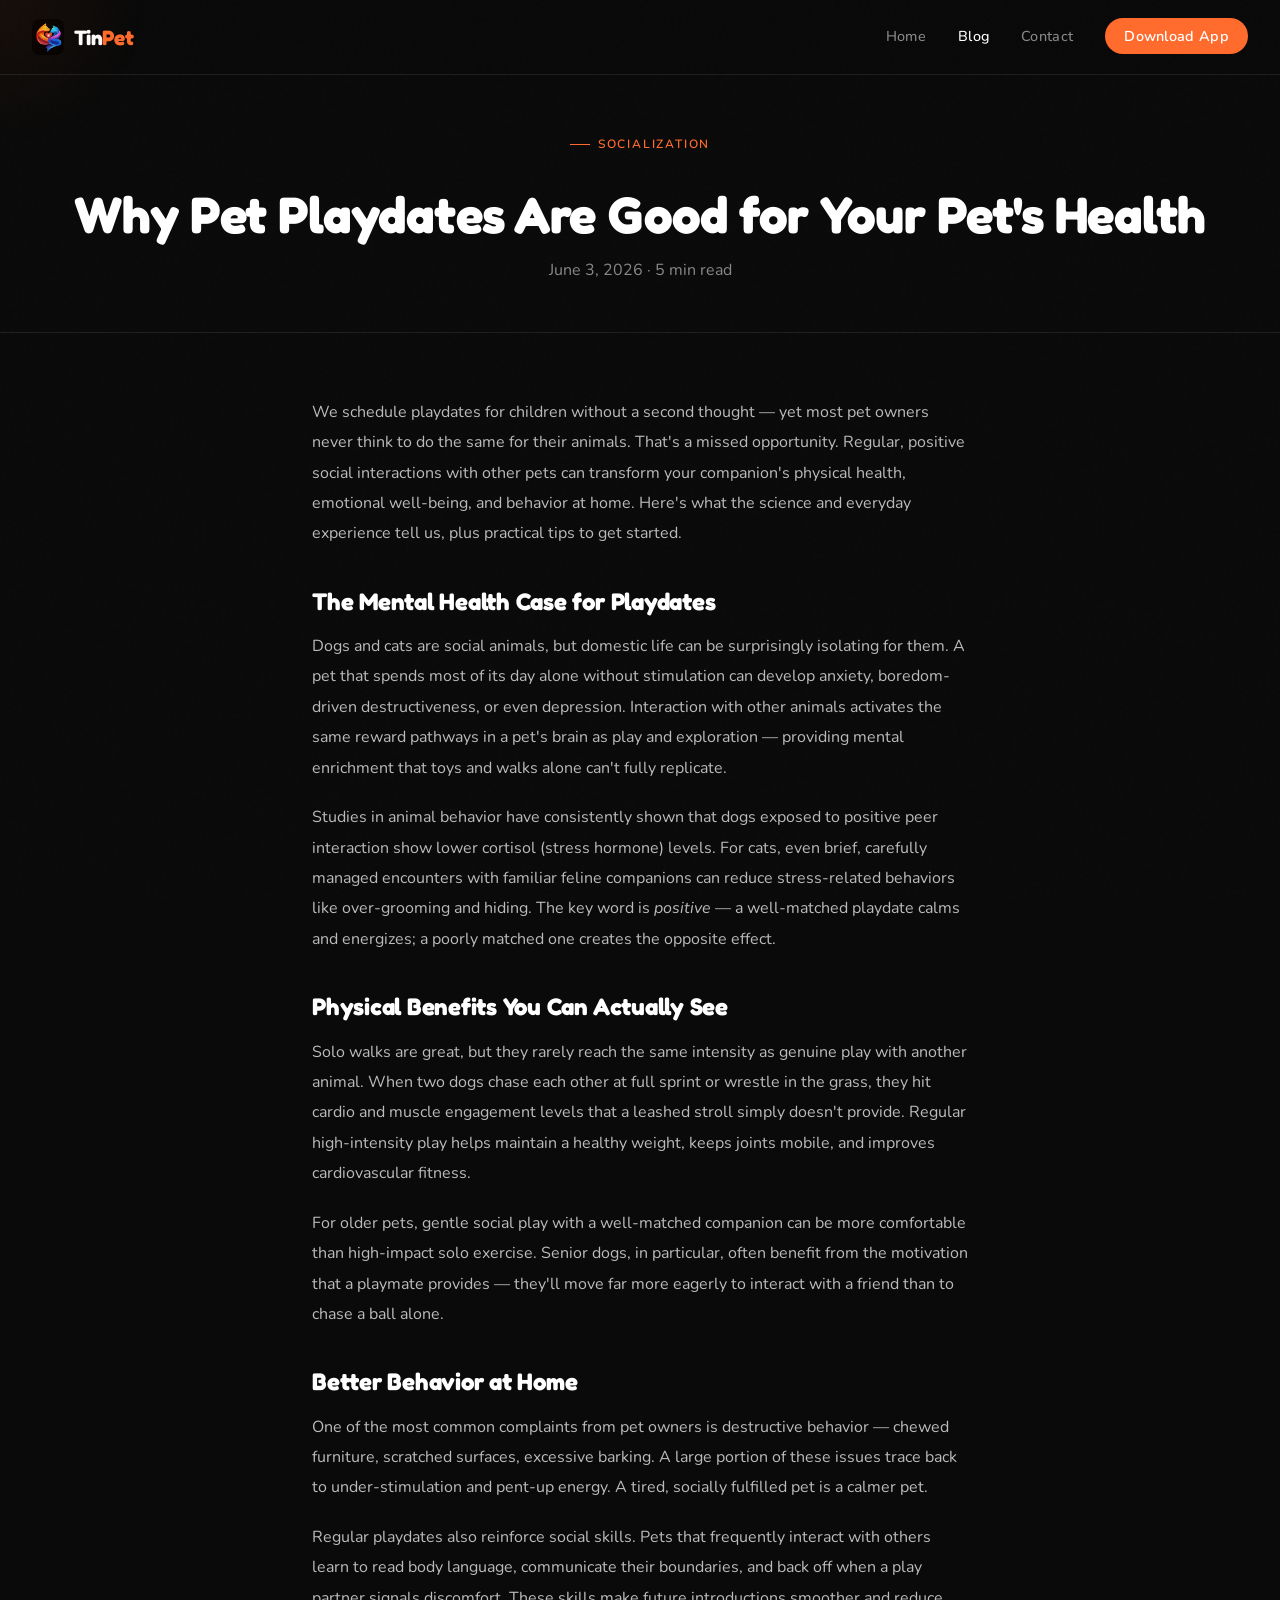
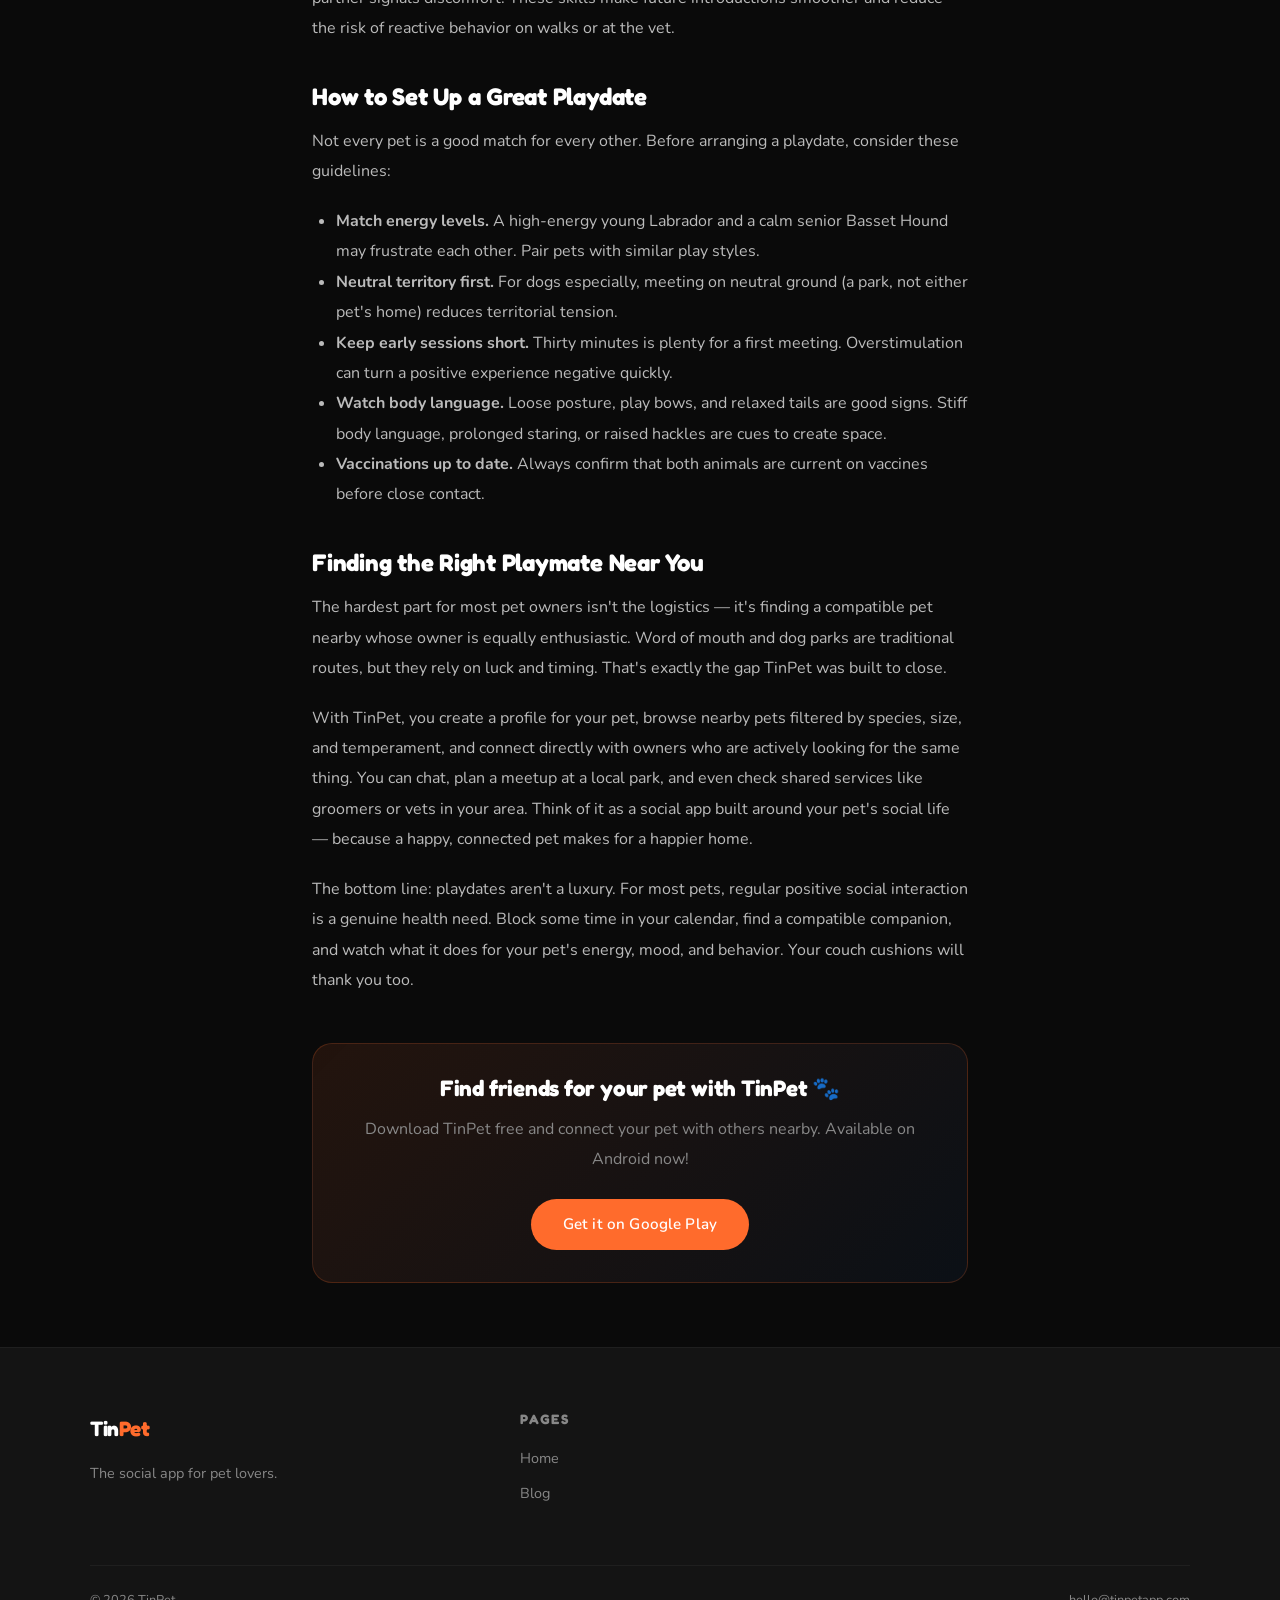
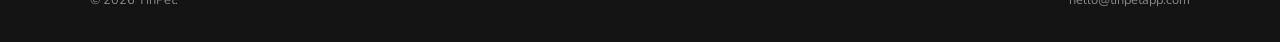
<file: posts/post-20260603.html>
<!DOCTYPE html>
<html lang="en">
<head>
  <meta charset="UTF-8">
  <meta name="viewport" content="width=device-width, initial-scale=1.0">
  <title>Why Pet Playdates Are Good for Your Pet's Health — TinPet Blog</title>
  <meta name="description" content="Discover how regular pet playdates improve your pet's mental health, social skills, and physical fitness — and how TinPet makes them easy to arrange.">
  <link rel="stylesheet" href="../css/style.css">
  <link rel="icon" href="data:image/svg+xml,<svg xmlns='http://www.w3.org/2000/svg' viewBox='0 0 100 100'><text y='.9em' font-size='90'>🐾</text></svg>">
  <style>
    .post-header { padding: 8rem 2rem 3rem; text-align:center; border-bottom: 1px solid var(--border); }
    .post-header .section-label { justify-content:center; }
    .post-header h1 { font-size: clamp(2rem,4vw,3.2rem); margin: 1rem 0; }
    .post-header p { color: var(--gray); font-size:1rem; }
    .post-body { max-width: 720px; margin: 0 auto; padding: 4rem 2rem; }
    .post-body h2 { font-size: 1.5rem; margin: 2.5rem 0 1rem; color: var(--white); }
    .post-body p { color: #bbb; line-height: 1.9; margin-bottom: 1.2rem; }
    .post-body ul { color: #bbb; line-height:1.9; padding-left:1.5rem; margin-bottom:1.2rem; }
    .post-cta { background: linear-gradient(135deg, rgba(255,107,44,0.1), rgba(46,139,255,0.05)); border: 1px solid rgba(255,107,44,0.2); border-radius:20px; padding:2rem; text-align:center; margin-top:3rem; }
    .post-cta h3 { margin-bottom:0.8rem; }
    .post-cta p { color: var(--gray); margin-bottom:1.5rem; }
  </style>
</head>
<body>
<nav>
  <a href="../index.html" class="nav-logo"><img src="../images/logo.png" alt="TinPet" style="width:32px;"><span>Tin<em>Pet</em></span></a>
  <ul class="nav-links">
    <li><a href="../index.html">Home</a></li>
    <li><a href="../blog.html" class="active">Blog</a></li>
    <li><a href="../contact.html">Contact</a></li>
    <li><a href="https://play.google.com/store" class="nav-cta" target="_blank">Download App</a></li>
  </ul>
</nav>

<div class="post-header">
  <div class="section-label" style="justify-content:center;">Socialization</div>
  <h1>Why Pet Playdates Are Good for Your Pet's Health</h1>
  <p>June 3, 2026 · 5 min read</p>
</div>

<article class="post-body">

  <p>We schedule playdates for children without a second thought — yet most pet owners never think to do the same for their animals. That's a missed opportunity. Regular, positive social interactions with other pets can transform your companion's physical health, emotional well-being, and behavior at home. Here's what the science and everyday experience tell us, plus practical tips to get started.</p>

  <h2>The Mental Health Case for Playdates</h2>
  <p>Dogs and cats are social animals, but domestic life can be surprisingly isolating for them. A pet that spends most of its day alone without stimulation can develop anxiety, boredom-driven destructiveness, or even depression. Interaction with other animals activates the same reward pathways in a pet's brain as play and exploration — providing mental enrichment that toys and walks alone can't fully replicate.</p>
  <p>Studies in animal behavior have consistently shown that dogs exposed to positive peer interaction show lower cortisol (stress hormone) levels. For cats, even brief, carefully managed encounters with familiar feline companions can reduce stress-related behaviors like over-grooming and hiding. The key word is <em>positive</em> — a well-matched playdate calms and energizes; a poorly matched one creates the opposite effect.</p>

  <h2>Physical Benefits You Can Actually See</h2>
  <p>Solo walks are great, but they rarely reach the same intensity as genuine play with another animal. When two dogs chase each other at full sprint or wrestle in the grass, they hit cardio and muscle engagement levels that a leashed stroll simply doesn't provide. Regular high-intensity play helps maintain a healthy weight, keeps joints mobile, and improves cardiovascular fitness.</p>
  <p>For older pets, gentle social play with a well-matched companion can be more comfortable than high-impact solo exercise. Senior dogs, in particular, often benefit from the motivation that a playmate provides — they'll move far more eagerly to interact with a friend than to chase a ball alone.</p>

  <h2>Better Behavior at Home</h2>
  <p>One of the most common complaints from pet owners is destructive behavior — chewed furniture, scratched surfaces, excessive barking. A large portion of these issues trace back to under-stimulation and pent-up energy. A tired, socially fulfilled pet is a calmer pet.</p>
  <p>Regular playdates also reinforce social skills. Pets that frequently interact with others learn to read body language, communicate their boundaries, and back off when a play partner signals discomfort. These skills make future introductions smoother and reduce the risk of reactive behavior on walks or at the vet.</p>

  <h2>How to Set Up a Great Playdate</h2>
  <p>Not every pet is a good match for every other. Before arranging a playdate, consider these guidelines:</p>
  <ul>
    <li><strong>Match energy levels.</strong> A high-energy young Labrador and a calm senior Basset Hound may frustrate each other. Pair pets with similar play styles.</li>
    <li><strong>Neutral territory first.</strong> For dogs especially, meeting on neutral ground (a park, not either pet's home) reduces territorial tension.</li>
    <li><strong>Keep early sessions short.</strong> Thirty minutes is plenty for a first meeting. Overstimulation can turn a positive experience negative quickly.</li>
    <li><strong>Watch body language.</strong> Loose posture, play bows, and relaxed tails are good signs. Stiff body language, prolonged staring, or raised hackles are cues to create space.</li>
    <li><strong>Vaccinations up to date.</strong> Always confirm that both animals are current on vaccines before close contact.</li>
  </ul>

  <h2>Finding the Right Playmate Near You</h2>
  <p>The hardest part for most pet owners isn't the logistics — it's finding a compatible pet nearby whose owner is equally enthusiastic. Word of mouth and dog parks are traditional routes, but they rely on luck and timing. That's exactly the gap TinPet was built to close.</p>
  <p>With TinPet, you create a profile for your pet, browse nearby pets filtered by species, size, and temperament, and connect directly with owners who are actively looking for the same thing. You can chat, plan a meetup at a local park, and even check shared services like groomers or vets in your area. Think of it as a social app built around your pet's social life — because a happy, connected pet makes for a happier home.</p>

  <p>The bottom line: playdates aren't a luxury. For most pets, regular positive social interaction is a genuine health need. Block some time in your calendar, find a compatible companion, and watch what it does for your pet's energy, mood, and behavior. Your couch cushions will thank you too.</p>

  <div class="post-cta">
    <h3>Find friends for your pet with TinPet 🐾</h3>
    <p>Download TinPet free and connect your pet with others nearby. Available on Android now!</p>
    <a href="https://play.google.com/store" class="btn btn-primary" target="_blank">Get it on Google Play</a>
  </div>

</article>

<footer>
  <div class="footer-grid">
    <div class="footer-brand"><a href="../index.html" class="nav-logo" style="display:inline-flex;"><span>Tin<em>Pet</em></span></a><p>The social app for pet lovers.</p></div>
    <div class="footer-col"><h4>Pages</h4><ul><li><a href="../index.html">Home</a></li><li><a href="../blog.html">Blog</a></li></ul></div>
  </div>
  <div class="footer-bottom"><span>© 2026 TinPet.</span><a href="mailto:hello@tinpetapp.com">hello@tinpetapp.com</a></div>
</footer>

<script src="../js/main.js"></script>
</body>
</html>
</file>
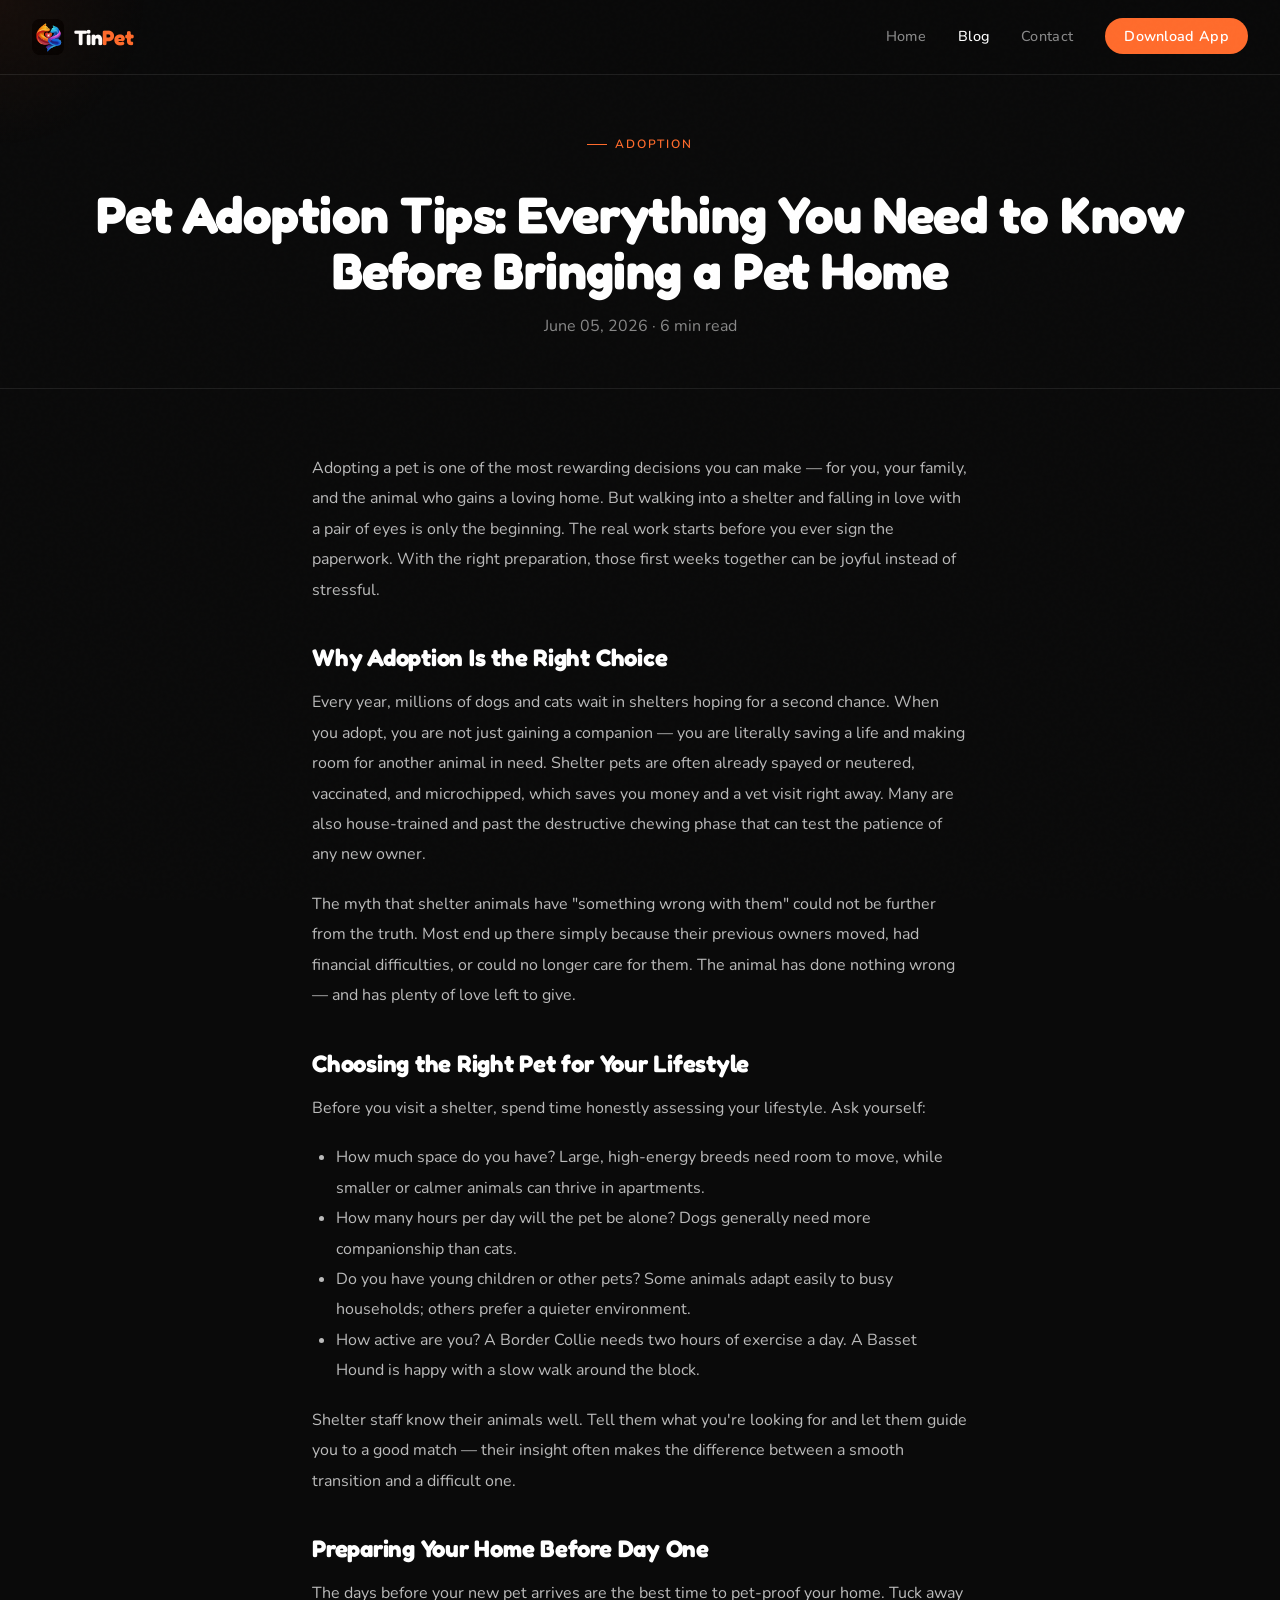
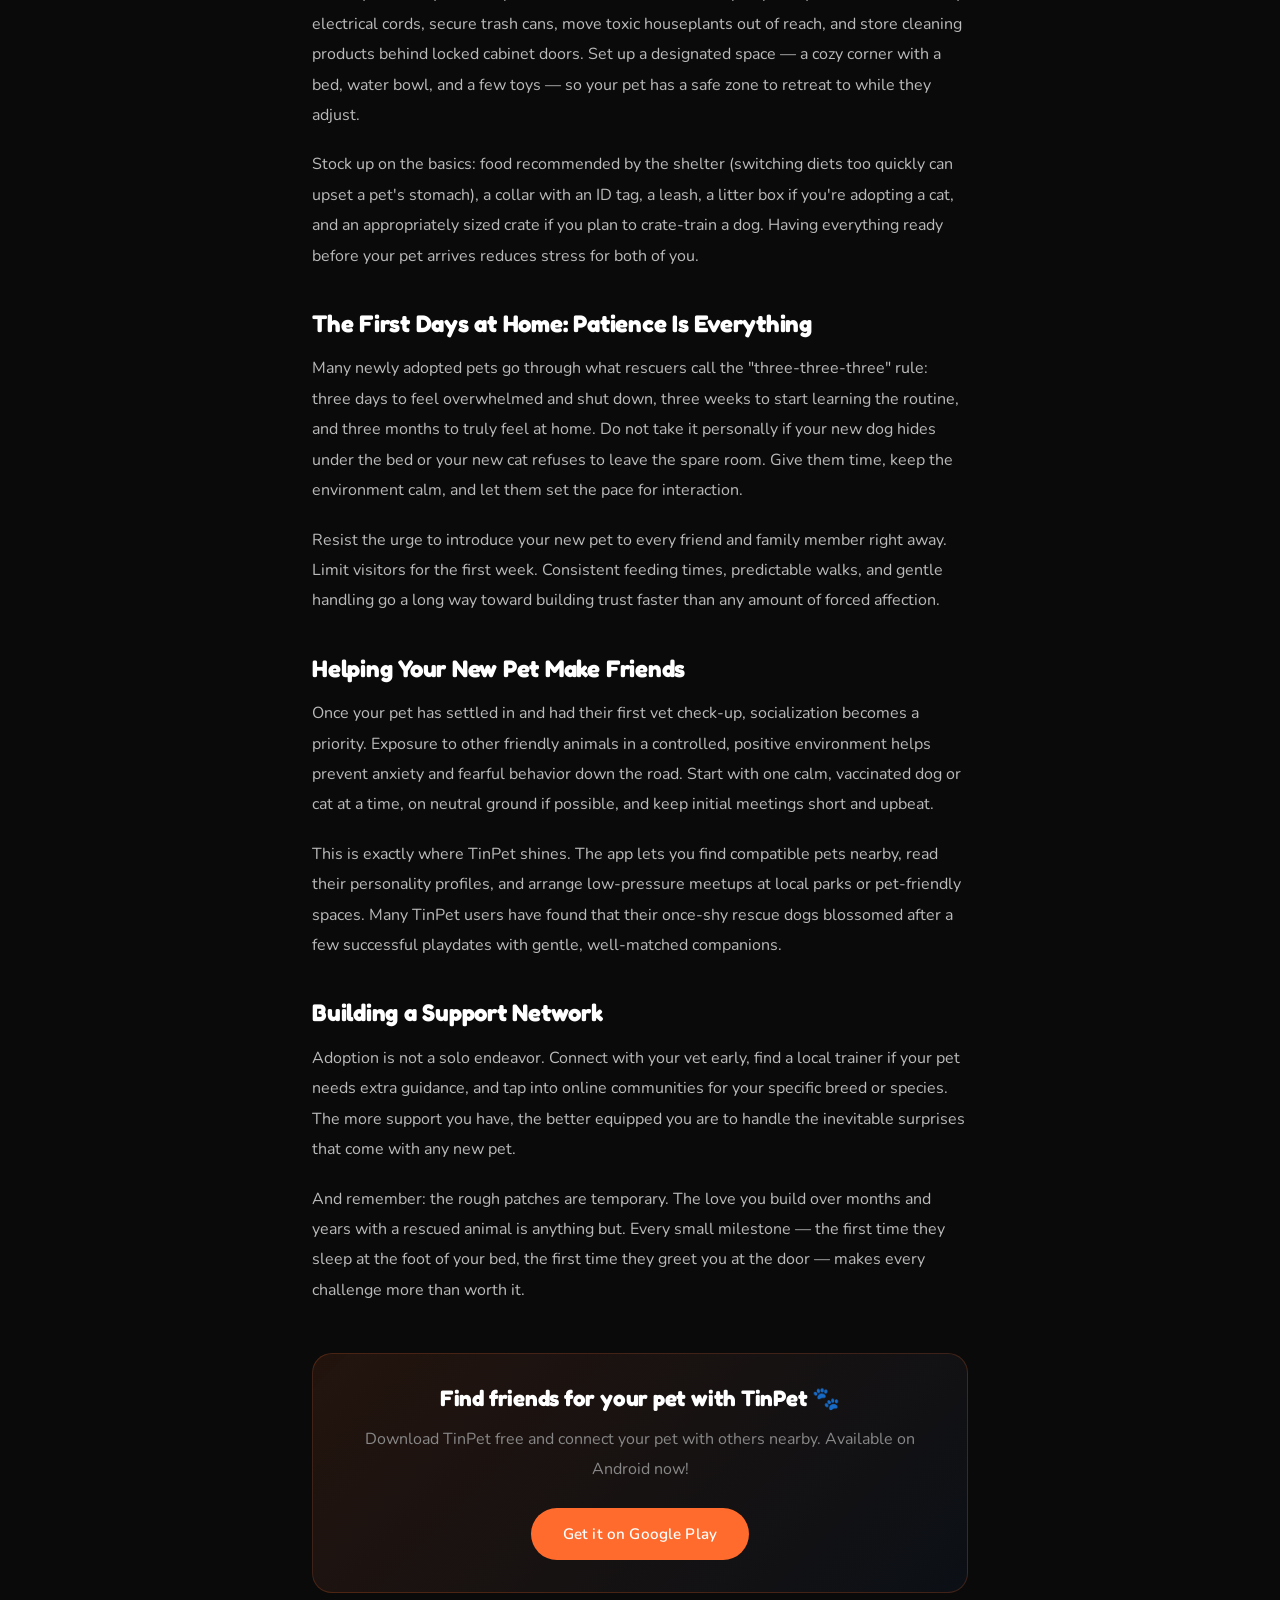
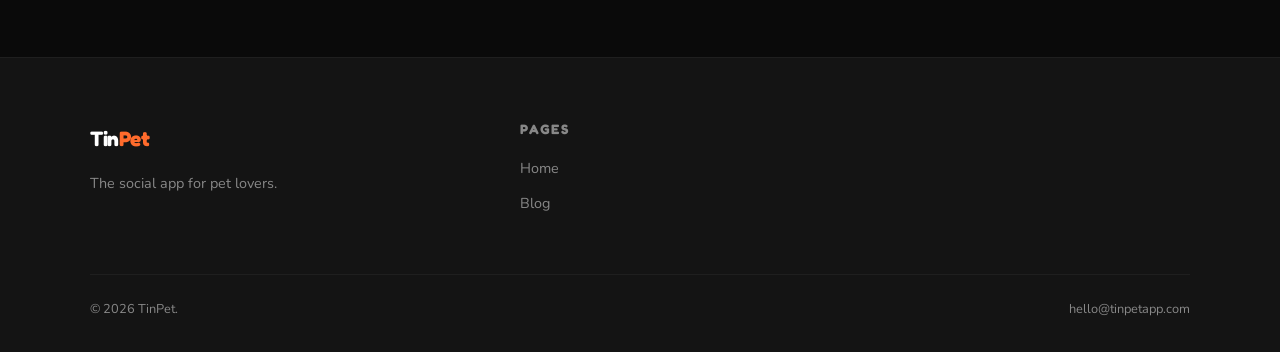
<file: posts/post-20260605.html>
<!DOCTYPE html>
<html lang="en">
<head>
  <meta charset="UTF-8">
  <meta name="viewport" content="width=device-width, initial-scale=1.0">
  <title>Pet Adoption Tips: Everything You Need to Know Before Bringing a Pet Home — TinPet Blog</title>
  <meta name="description" content="Thinking about adopting a pet? From choosing the right match to the first days at home, here's everything you need to make adoption a success.">
  <link rel="stylesheet" href="../css/style.css">
  <link rel="icon" href="data:image/svg+xml,<svg xmlns='http://www.w3.org/2000/svg' viewBox='0 0 100 100'><text y='.9em' font-size='90'>🐾</text></svg>">
  <style>
    .post-header { padding: 8rem 2rem 3rem; text-align:center; border-bottom: 1px solid var(--border); }
    .post-header .section-label { justify-content:center; }
    .post-header h1 { font-size: clamp(2rem,4vw,3.2rem); margin: 1rem 0; }
    .post-header p { color: var(--gray); font-size:1rem; }
    .post-body { max-width: 720px; margin: 0 auto; padding: 4rem 2rem; }
    .post-body h2 { font-size: 1.5rem; margin: 2.5rem 0 1rem; color: var(--white); }
    .post-body p { color: #bbb; line-height: 1.9; margin-bottom: 1.2rem; }
    .post-body ul { color: #bbb; line-height:1.9; padding-left:1.5rem; margin-bottom:1.2rem; }
    .post-cta { background: linear-gradient(135deg, rgba(255,107,44,0.1), rgba(46,139,255,0.05)); border: 1px solid rgba(255,107,44,0.2); border-radius:20px; padding:2rem; text-align:center; margin-top:3rem; }
    .post-cta h3 { margin-bottom:0.8rem; }
    .post-cta p { color: var(--gray); margin-bottom:1.5rem; }
  </style>
</head>
<body>
<nav>
  <a href="../index.html" class="nav-logo"><img src="../images/logo.png" alt="TinPet" style="width:32px;"><span>Tin<em>Pet</em></span></a>
  <ul class="nav-links">
    <li><a href="../index.html">Home</a></li>
    <li><a href="../blog.html" class="active">Blog</a></li>
    <li><a href="../contact.html">Contact</a></li>
    <li><a href="https://play.google.com/store" class="nav-cta" target="_blank">Download App</a></li>
  </ul>
</nav>
<div class="post-header">
  <div class="section-label" style="justify-content:center;">Adoption</div>
  <h1>Pet Adoption Tips: Everything You Need to Know Before Bringing a Pet Home</h1>
  <p>June 05, 2026 · 6 min read</p>
</div>
<article class="post-body">
  <p>Adopting a pet is one of the most rewarding decisions you can make — for you, your family, and the animal who gains a loving home. But walking into a shelter and falling in love with a pair of eyes is only the beginning. The real work starts before you ever sign the paperwork. With the right preparation, those first weeks together can be joyful instead of stressful.</p>

  <h2>Why Adoption Is the Right Choice</h2>
  <p>Every year, millions of dogs and cats wait in shelters hoping for a second chance. When you adopt, you are not just gaining a companion — you are literally saving a life and making room for another animal in need. Shelter pets are often already spayed or neutered, vaccinated, and microchipped, which saves you money and a vet visit right away. Many are also house-trained and past the destructive chewing phase that can test the patience of any new owner.</p>
  <p>The myth that shelter animals have "something wrong with them" could not be further from the truth. Most end up there simply because their previous owners moved, had financial difficulties, or could no longer care for them. The animal has done nothing wrong — and has plenty of love left to give.</p>

  <h2>Choosing the Right Pet for Your Lifestyle</h2>
  <p>Before you visit a shelter, spend time honestly assessing your lifestyle. Ask yourself:</p>
  <ul>
    <li>How much space do you have? Large, high-energy breeds need room to move, while smaller or calmer animals can thrive in apartments.</li>
    <li>How many hours per day will the pet be alone? Dogs generally need more companionship than cats.</li>
    <li>Do you have young children or other pets? Some animals adapt easily to busy households; others prefer a quieter environment.</li>
    <li>How active are you? A Border Collie needs two hours of exercise a day. A Basset Hound is happy with a slow walk around the block.</li>
  </ul>
  <p>Shelter staff know their animals well. Tell them what you're looking for and let them guide you to a good match — their insight often makes the difference between a smooth transition and a difficult one.</p>

  <h2>Preparing Your Home Before Day One</h2>
  <p>The days before your new pet arrives are the best time to pet-proof your home. Tuck away electrical cords, secure trash cans, move toxic houseplants out of reach, and store cleaning products behind locked cabinet doors. Set up a designated space — a cozy corner with a bed, water bowl, and a few toys — so your pet has a safe zone to retreat to while they adjust.</p>
  <p>Stock up on the basics: food recommended by the shelter (switching diets too quickly can upset a pet's stomach), a collar with an ID tag, a leash, a litter box if you're adopting a cat, and an appropriately sized crate if you plan to crate-train a dog. Having everything ready before your pet arrives reduces stress for both of you.</p>

  <h2>The First Days at Home: Patience Is Everything</h2>
  <p>Many newly adopted pets go through what rescuers call the "three-three-three" rule: three days to feel overwhelmed and shut down, three weeks to start learning the routine, and three months to truly feel at home. Do not take it personally if your new dog hides under the bed or your new cat refuses to leave the spare room. Give them time, keep the environment calm, and let them set the pace for interaction.</p>
  <p>Resist the urge to introduce your new pet to every friend and family member right away. Limit visitors for the first week. Consistent feeding times, predictable walks, and gentle handling go a long way toward building trust faster than any amount of forced affection.</p>

  <h2>Helping Your New Pet Make Friends</h2>
  <p>Once your pet has settled in and had their first vet check-up, socialization becomes a priority. Exposure to other friendly animals in a controlled, positive environment helps prevent anxiety and fearful behavior down the road. Start with one calm, vaccinated dog or cat at a time, on neutral ground if possible, and keep initial meetings short and upbeat.</p>
  <p>This is exactly where TinPet shines. The app lets you find compatible pets nearby, read their personality profiles, and arrange low-pressure meetups at local parks or pet-friendly spaces. Many TinPet users have found that their once-shy rescue dogs blossomed after a few successful playdates with gentle, well-matched companions.</p>

  <h2>Building a Support Network</h2>
  <p>Adoption is not a solo endeavor. Connect with your vet early, find a local trainer if your pet needs extra guidance, and tap into online communities for your specific breed or species. The more support you have, the better equipped you are to handle the inevitable surprises that come with any new pet.</p>
  <p>And remember: the rough patches are temporary. The love you build over months and years with a rescued animal is anything but. Every small milestone — the first time they sleep at the foot of your bed, the first time they greet you at the door — makes every challenge more than worth it.</p>

  <div class="post-cta">
    <h3>Find friends for your pet with TinPet 🐾</h3>
    <p>Download TinPet free and connect your pet with others nearby. Available on Android now!</p>
    <a href="https://play.google.com/store" class="btn btn-primary" target="_blank">Get it on Google Play</a>
  </div>
</article>
<footer>
  <div class="footer-grid">
    <div class="footer-brand"><a href="../index.html" class="nav-logo" style="display:inline-flex;"><span>Tin<em>Pet</em></span></a><p>The social app for pet lovers.</p></div>
    <div class="footer-col"><h4>Pages</h4><ul><li><a href="../index.html">Home</a></li><li><a href="../blog.html">Blog</a></li></ul></div>
  </div>
  <div class="footer-bottom"><span>© 2026 TinPet.</span><a href="mailto:hello@tinpetapp.com">hello@tinpetapp.com</a></div>
</footer>
<script src="../js/main.js"></script>
</body>
</html>
</file>
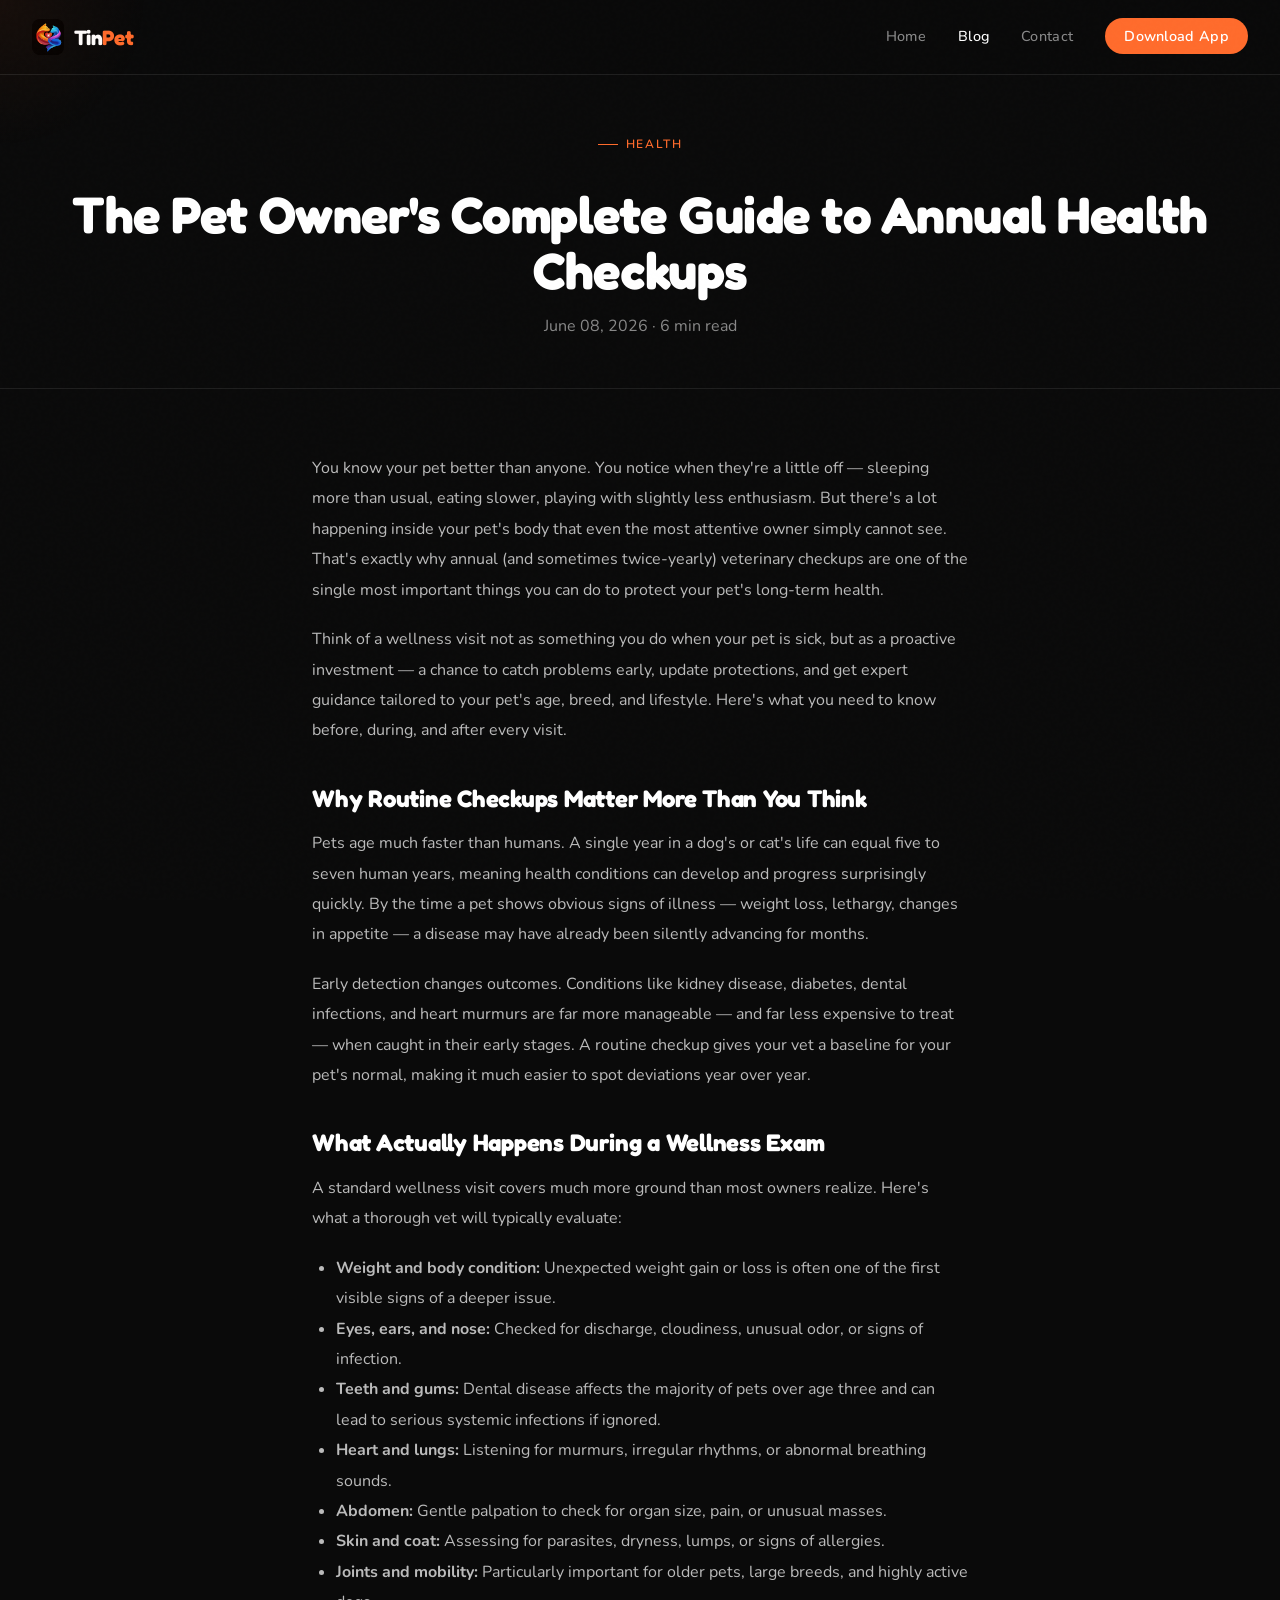
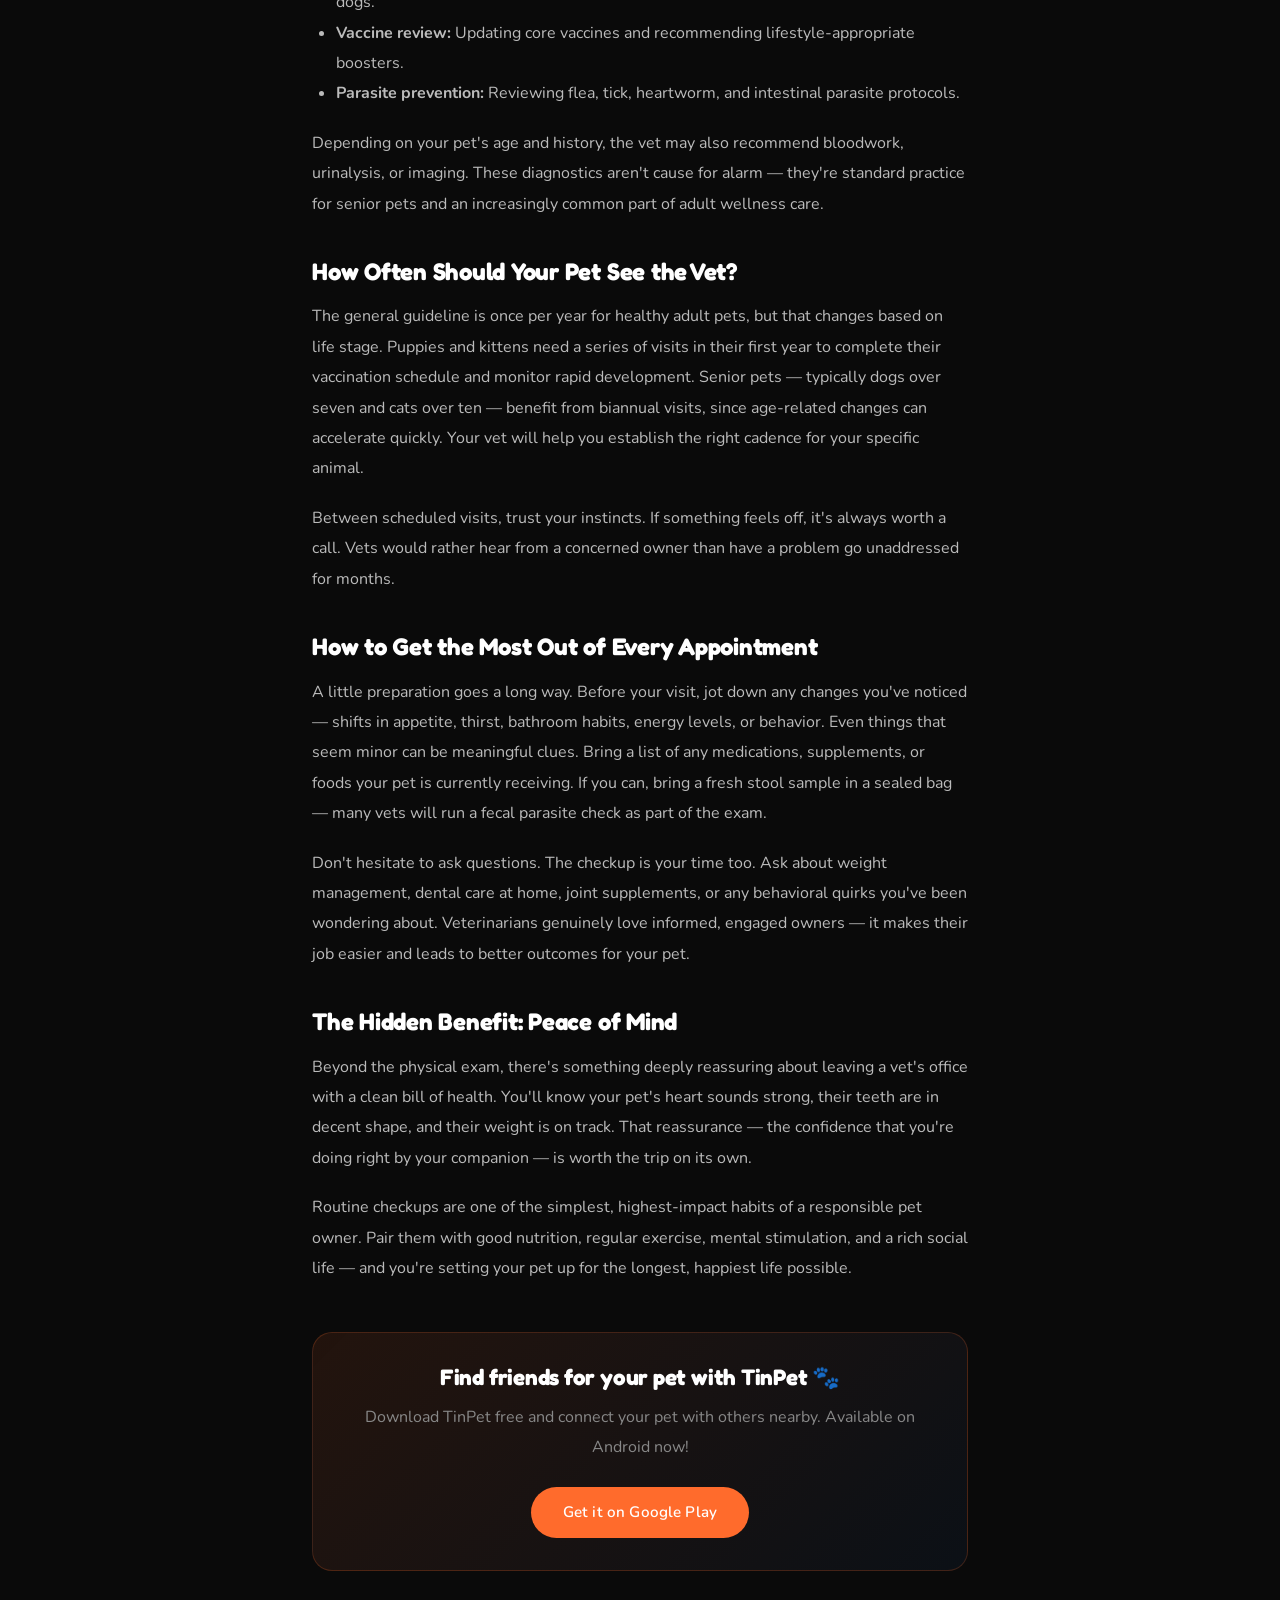
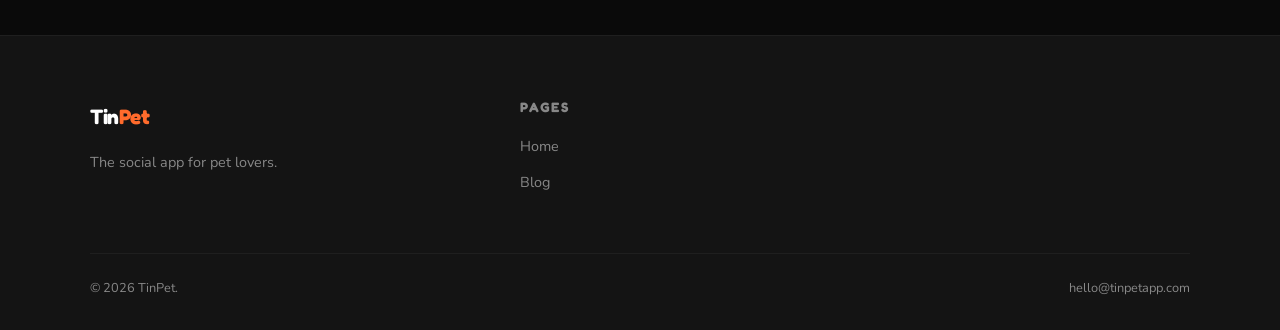
<file: posts/post-20260608.html>
<!DOCTYPE html>
<html lang="en">
<head>
  <meta charset="UTF-8">
  <meta name="viewport" content="width=device-width, initial-scale=1.0">
  <title>The Pet Owner's Complete Guide to Annual Health Checkups — TinPet Blog</title>
  <meta name="description" content="Everything you need to know about annual vet checkups for your pet — what to expect, what gets checked, and how to prepare for every visit.">
  <link rel="stylesheet" href="../css/style.css">
  <style>
    .post-header { padding: 8rem 2rem 3rem; text-align:center; border-bottom: 1px solid var(--border); }
    .post-header .section-label { justify-content:center; }
    .post-header h1 { font-size: clamp(2rem,4vw,3.2rem); margin: 1rem 0; }
    .post-header p { color: var(--gray); font-size:1rem; }
    .post-body { max-width: 720px; margin: 0 auto; padding: 4rem 2rem; }
    .post-body h2 { font-size: 1.5rem; margin: 2.5rem 0 1rem; color: var(--white); }
    .post-body p { color: #bbb; line-height: 1.9; margin-bottom: 1.2rem; }
    .post-body ul { color: #bbb; line-height:1.9; padding-left:1.5rem; margin-bottom:1.2rem; }
    .post-cta { background: linear-gradient(135deg, rgba(255,107,44,0.1), rgba(46,139,255,0.05)); border: 1px solid rgba(255,107,44,0.2); border-radius:20px; padding:2rem; text-align:center; margin-top:3rem; }
    .post-cta h3 { margin-bottom:0.8rem; }
    .post-cta p { color: var(--gray); margin-bottom:1.5rem; }
  </style>
</head>
<body>
<nav>
  <a href="../index.html" class="nav-logo"><img src="../images/logo.png" alt="TinPet" style="width:32px;"><span>Tin<em>Pet</em></span></a>
  <ul class="nav-links">
    <li><a href="../index.html">Home</a></li>
    <li><a href="../blog.html" class="active">Blog</a></li>
    <li><a href="../contact.html">Contact</a></li>
    <li><a href="https://play.google.com/store" class="nav-cta" target="_blank">Download App</a></li>
  </ul>
</nav>
<div class="post-header">
  <div class="section-label" style="justify-content:center;">Health</div>
  <h1>The Pet Owner's Complete Guide to Annual Health Checkups</h1>
  <p>June 08, 2026 · 6 min read</p>
</div>
<article class="post-body">

  <p>You know your pet better than anyone. You notice when they're a little off — sleeping more than usual, eating slower, playing with slightly less enthusiasm. But there's a lot happening inside your pet's body that even the most attentive owner simply cannot see. That's exactly why annual (and sometimes twice-yearly) veterinary checkups are one of the single most important things you can do to protect your pet's long-term health.</p>

  <p>Think of a wellness visit not as something you do when your pet is sick, but as a proactive investment — a chance to catch problems early, update protections, and get expert guidance tailored to your pet's age, breed, and lifestyle. Here's what you need to know before, during, and after every visit.</p>

  <h2>Why Routine Checkups Matter More Than You Think</h2>

  <p>Pets age much faster than humans. A single year in a dog's or cat's life can equal five to seven human years, meaning health conditions can develop and progress surprisingly quickly. By the time a pet shows obvious signs of illness — weight loss, lethargy, changes in appetite — a disease may have already been silently advancing for months.</p>

  <p>Early detection changes outcomes. Conditions like kidney disease, diabetes, dental infections, and heart murmurs are far more manageable — and far less expensive to treat — when caught in their early stages. A routine checkup gives your vet a baseline for your pet's normal, making it much easier to spot deviations year over year.</p>

  <h2>What Actually Happens During a Wellness Exam</h2>

  <p>A standard wellness visit covers much more ground than most owners realize. Here's what a thorough vet will typically evaluate:</p>

  <ul>
    <li><strong>Weight and body condition:</strong> Unexpected weight gain or loss is often one of the first visible signs of a deeper issue.</li>
    <li><strong>Eyes, ears, and nose:</strong> Checked for discharge, cloudiness, unusual odor, or signs of infection.</li>
    <li><strong>Teeth and gums:</strong> Dental disease affects the majority of pets over age three and can lead to serious systemic infections if ignored.</li>
    <li><strong>Heart and lungs:</strong> Listening for murmurs, irregular rhythms, or abnormal breathing sounds.</li>
    <li><strong>Abdomen:</strong> Gentle palpation to check for organ size, pain, or unusual masses.</li>
    <li><strong>Skin and coat:</strong> Assessing for parasites, dryness, lumps, or signs of allergies.</li>
    <li><strong>Joints and mobility:</strong> Particularly important for older pets, large breeds, and highly active dogs.</li>
    <li><strong>Vaccine review:</strong> Updating core vaccines and recommending lifestyle-appropriate boosters.</li>
    <li><strong>Parasite prevention:</strong> Reviewing flea, tick, heartworm, and intestinal parasite protocols.</li>
  </ul>

  <p>Depending on your pet's age and history, the vet may also recommend bloodwork, urinalysis, or imaging. These diagnostics aren't cause for alarm — they're standard practice for senior pets and an increasingly common part of adult wellness care.</p>

  <h2>How Often Should Your Pet See the Vet?</h2>

  <p>The general guideline is once per year for healthy adult pets, but that changes based on life stage. Puppies and kittens need a series of visits in their first year to complete their vaccination schedule and monitor rapid development. Senior pets — typically dogs over seven and cats over ten — benefit from biannual visits, since age-related changes can accelerate quickly. Your vet will help you establish the right cadence for your specific animal.</p>

  <p>Between scheduled visits, trust your instincts. If something feels off, it's always worth a call. Vets would rather hear from a concerned owner than have a problem go unaddressed for months.</p>

  <h2>How to Get the Most Out of Every Appointment</h2>

  <p>A little preparation goes a long way. Before your visit, jot down any changes you've noticed — shifts in appetite, thirst, bathroom habits, energy levels, or behavior. Even things that seem minor can be meaningful clues. Bring a list of any medications, supplements, or foods your pet is currently receiving. If you can, bring a fresh stool sample in a sealed bag — many vets will run a fecal parasite check as part of the exam.</p>

  <p>Don't hesitate to ask questions. The checkup is your time too. Ask about weight management, dental care at home, joint supplements, or any behavioral quirks you've been wondering about. Veterinarians genuinely love informed, engaged owners — it makes their job easier and leads to better outcomes for your pet.</p>

  <h2>The Hidden Benefit: Peace of Mind</h2>

  <p>Beyond the physical exam, there's something deeply reassuring about leaving a vet's office with a clean bill of health. You'll know your pet's heart sounds strong, their teeth are in decent shape, and their weight is on track. That reassurance — the confidence that you're doing right by your companion — is worth the trip on its own.</p>

  <p>Routine checkups are one of the simplest, highest-impact habits of a responsible pet owner. Pair them with good nutrition, regular exercise, mental stimulation, and a rich social life — and you're setting your pet up for the longest, happiest life possible.</p>

  <div class="post-cta">
    <h3>Find friends for your pet with TinPet 🐾</h3>
    <p>Download TinPet free and connect your pet with others nearby. Available on Android now!</p>
    <a href="https://play.google.com/store" class="btn btn-primary" target="_blank">Get it on Google Play</a>
  </div>
</article>
<footer>
  <div class="footer-grid">
    <div class="footer-brand"><a href="../index.html" class="nav-logo" style="display:inline-flex;"><span>Tin<em>Pet</em></span></a><p>The social app for pet lovers.</p></div>
    <div class="footer-col"><h4>Pages</h4><ul><li><a href="../index.html">Home</a></li><li><a href="../blog.html">Blog</a></li></ul></div>
  </div>
  <div class="footer-bottom"><span>© 2026 TinPet.</span><a href="mailto:hello@tinpetapp.com">hello@tinpetapp.com</a></div>
</footer>
<script src="../js/main.js"></script>
</body>
</html>
</file>
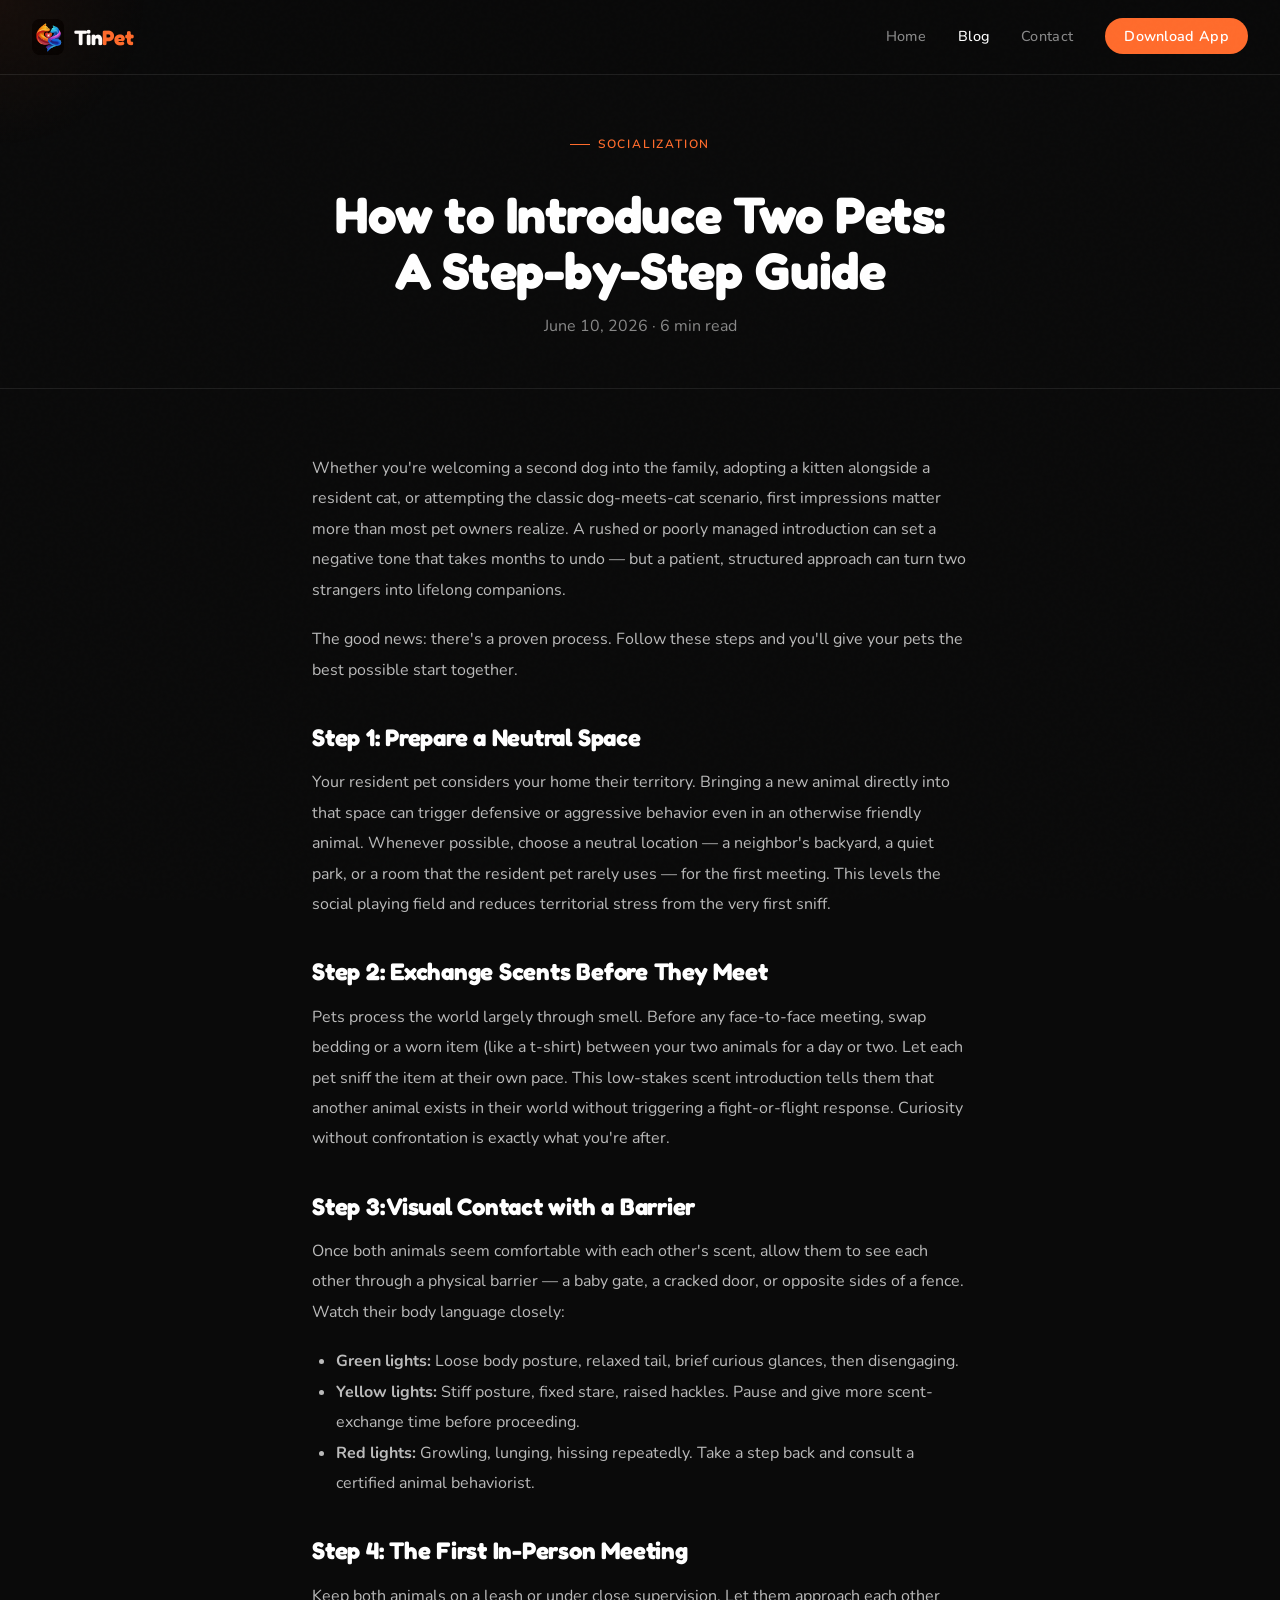
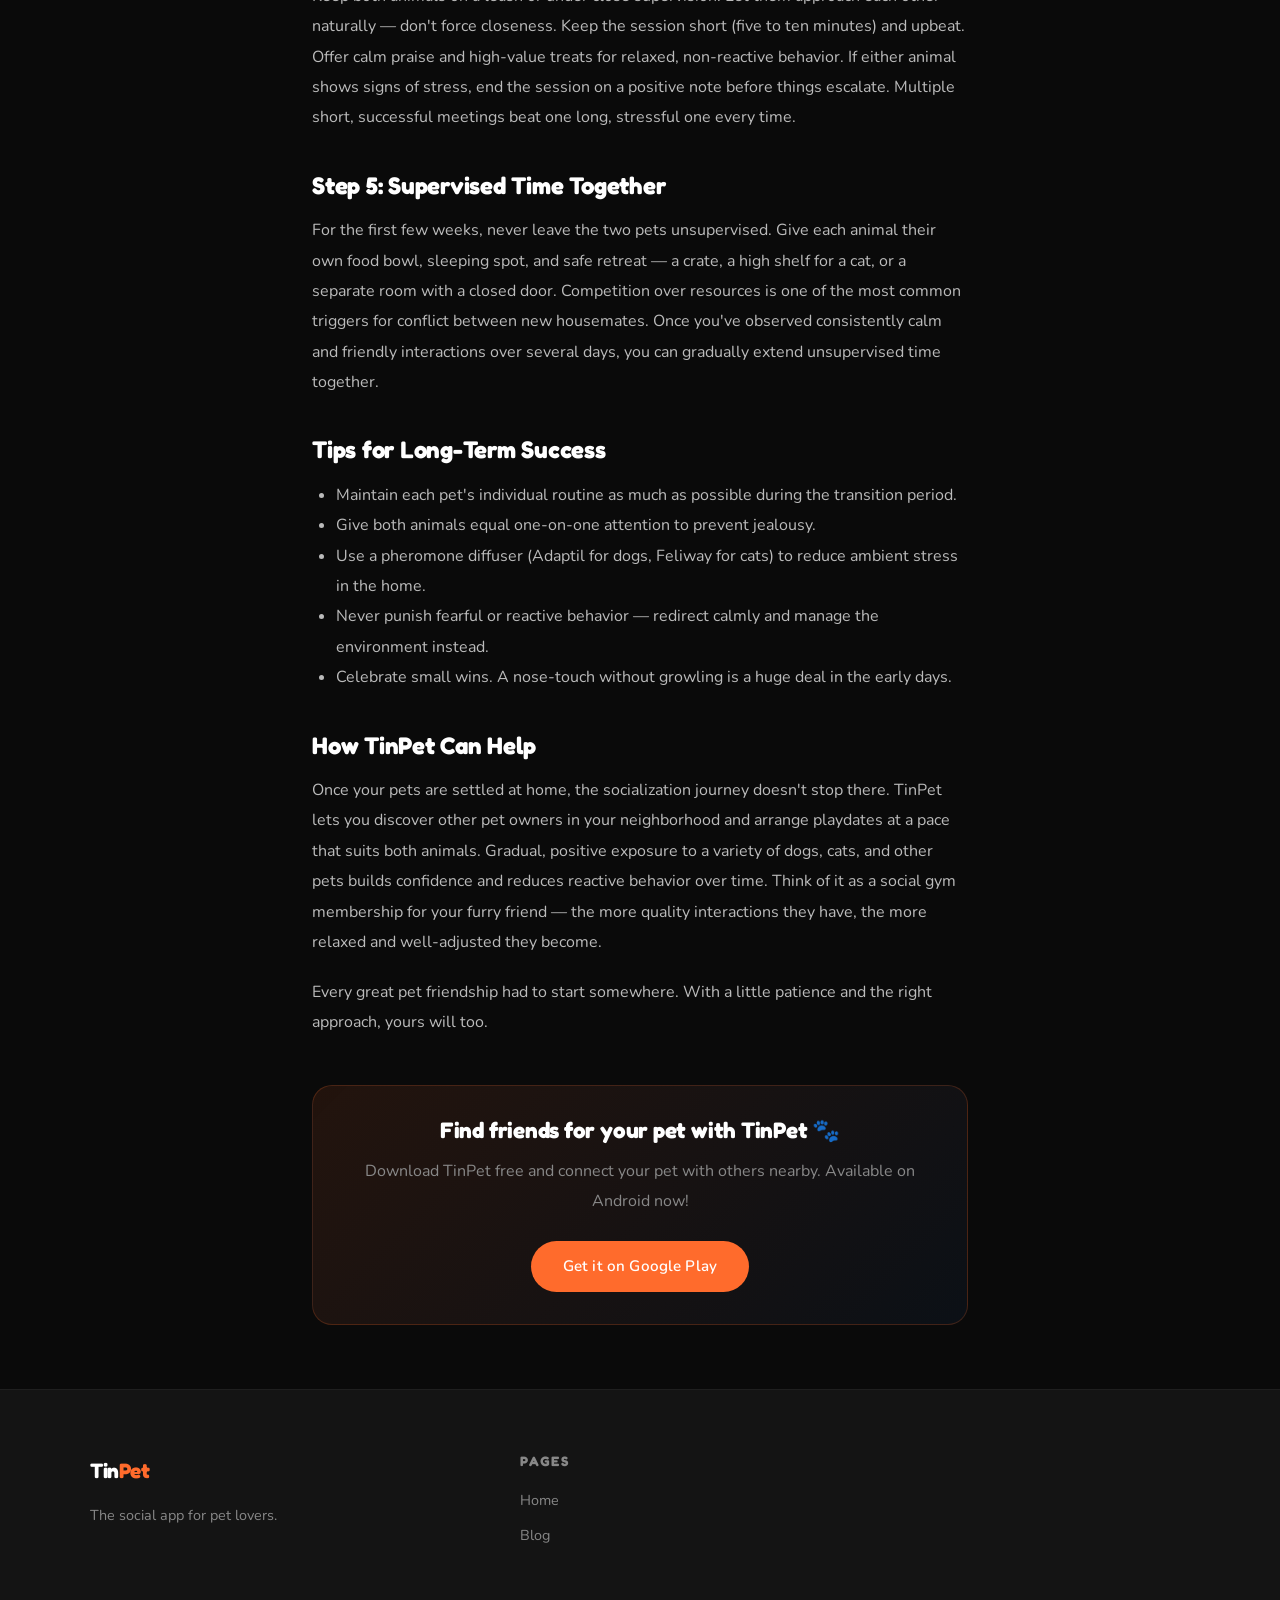
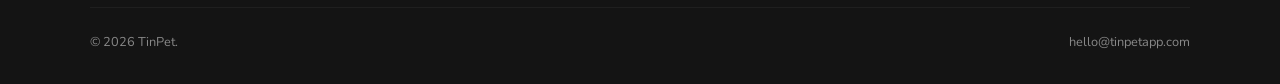
<file: posts/post-20260610.html>
<!DOCTYPE html>
<html lang="en">
<head>
  <meta charset="UTF-8">
  <meta name="viewport" content="width=device-width, initial-scale=1.0">
  <title>How to Introduce Two Pets: A Step-by-Step Guide — TinPet Blog</title>
  <meta name="description" content="Bringing a new pet home? Learn how to introduce two pets safely with our step-by-step guide covering scent swaps, neutral zones, and body language cues.">
  <link rel="stylesheet" href="../css/style.css">
  <link rel="icon" href="data:image/svg+xml,<svg xmlns='http://www.w3.org/2000/svg' viewBox='0 0 100 100'><text y='.9em' font-size='90'>🐾</text></svg>">
  <style>
    .post-header { padding: 8rem 2rem 3rem; text-align:center; border-bottom: 1px solid var(--border); }
    .post-header .section-label { justify-content:center; }
    .post-header h1 { font-size: clamp(2rem,4vw,3.2rem); margin: 1rem 0; }
    .post-header p { color: var(--gray); font-size:1rem; }
    .post-body { max-width: 720px; margin: 0 auto; padding: 4rem 2rem; }
    .post-body h2 { font-size: 1.5rem; margin: 2.5rem 0 1rem; color: var(--white); }
    .post-body p { color: #bbb; line-height: 1.9; margin-bottom: 1.2rem; }
    .post-body ul { color: #bbb; line-height:1.9; padding-left:1.5rem; margin-bottom:1.2rem; }
    .post-cta { background: linear-gradient(135deg, rgba(255,107,44,0.1), rgba(46,139,255,0.05)); border: 1px solid rgba(255,107,44,0.2); border-radius:20px; padding:2rem; text-align:center; margin-top:3rem; }
    .post-cta h3 { margin-bottom:0.8rem; }
    .post-cta p { color: var(--gray); margin-bottom:1.5rem; }
  </style>
</head>
<body>
<nav>
  <a href="../index.html" class="nav-logo"><img src="../images/logo.png" alt="TinPet" style="width:32px;"><span>Tin<em>Pet</em></span></a>
  <ul class="nav-links">
    <li><a href="../index.html">Home</a></li>
    <li><a href="../blog.html" class="active">Blog</a></li>
    <li><a href="../contact.html">Contact</a></li>
    <li><a href="https://play.google.com/store" class="nav-cta" target="_blank">Download App</a></li>
  </ul>
</nav>

<div class="post-header">
  <div class="section-label" style="justify-content:center;">Socialization</div>
  <h1>How to Introduce Two Pets:<br>A Step-by-Step Guide</h1>
  <p>June 10, 2026 · 6 min read</p>
</div>

<article class="post-body">
  <p>Whether you're welcoming a second dog into the family, adopting a kitten alongside a resident cat, or attempting the classic dog-meets-cat scenario, first impressions matter more than most pet owners realize. A rushed or poorly managed introduction can set a negative tone that takes months to undo — but a patient, structured approach can turn two strangers into lifelong companions.</p>

  <p>The good news: there's a proven process. Follow these steps and you'll give your pets the best possible start together.</p>

  <h2>Step 1: Prepare a Neutral Space</h2>
  <p>Your resident pet considers your home their territory. Bringing a new animal directly into that space can trigger defensive or aggressive behavior even in an otherwise friendly animal. Whenever possible, choose a neutral location — a neighbor's backyard, a quiet park, or a room that the resident pet rarely uses — for the first meeting. This levels the social playing field and reduces territorial stress from the very first sniff.</p>

  <h2>Step 2: Exchange Scents Before They Meet</h2>
  <p>Pets process the world largely through smell. Before any face-to-face meeting, swap bedding or a worn item (like a t-shirt) between your two animals for a day or two. Let each pet sniff the item at their own pace. This low-stakes scent introduction tells them that another animal exists in their world without triggering a fight-or-flight response. Curiosity without confrontation is exactly what you're after.</p>

  <h2>Step 3: Visual Contact with a Barrier</h2>
  <p>Once both animals seem comfortable with each other's scent, allow them to see each other through a physical barrier — a baby gate, a cracked door, or opposite sides of a fence. Watch their body language closely:</p>
  <ul>
    <li><strong>Green lights:</strong> Loose body posture, relaxed tail, brief curious glances, then disengaging.</li>
    <li><strong>Yellow lights:</strong> Stiff posture, fixed stare, raised hackles. Pause and give more scent-exchange time before proceeding.</li>
    <li><strong>Red lights:</strong> Growling, lunging, hissing repeatedly. Take a step back and consult a certified animal behaviorist.</li>
  </ul>

  <h2>Step 4: The First In-Person Meeting</h2>
  <p>Keep both animals on a leash or under close supervision. Let them approach each other naturally — don't force closeness. Keep the session short (five to ten minutes) and upbeat. Offer calm praise and high-value treats for relaxed, non-reactive behavior. If either animal shows signs of stress, end the session on a positive note before things escalate. Multiple short, successful meetings beat one long, stressful one every time.</p>

  <h2>Step 5: Supervised Time Together</h2>
  <p>For the first few weeks, never leave the two pets unsupervised. Give each animal their own food bowl, sleeping spot, and safe retreat — a crate, a high shelf for a cat, or a separate room with a closed door. Competition over resources is one of the most common triggers for conflict between new housemates. Once you've observed consistently calm and friendly interactions over several days, you can gradually extend unsupervised time together.</p>

  <h2>Tips for Long-Term Success</h2>
  <ul>
    <li>Maintain each pet's individual routine as much as possible during the transition period.</li>
    <li>Give both animals equal one-on-one attention to prevent jealousy.</li>
    <li>Use a pheromone diffuser (Adaptil for dogs, Feliway for cats) to reduce ambient stress in the home.</li>
    <li>Never punish fearful or reactive behavior — redirect calmly and manage the environment instead.</li>
    <li>Celebrate small wins. A nose-touch without growling is a huge deal in the early days.</li>
  </ul>

  <h2>How TinPet Can Help</h2>
  <p>Once your pets are settled at home, the socialization journey doesn't stop there. TinPet lets you discover other pet owners in your neighborhood and arrange playdates at a pace that suits both animals. Gradual, positive exposure to a variety of dogs, cats, and other pets builds confidence and reduces reactive behavior over time. Think of it as a social gym membership for your furry friend — the more quality interactions they have, the more relaxed and well-adjusted they become.</p>

  <p>Every great pet friendship had to start somewhere. With a little patience and the right approach, yours will too.</p>

  <div class="post-cta">
    <h3>Find friends for your pet with TinPet 🐾</h3>
    <p>Download TinPet free and connect your pet with others nearby. Available on Android now!</p>
    <a href="https://play.google.com/store" class="btn btn-primary" target="_blank">Get it on Google Play</a>
  </div>
</article>

<footer>
  <div class="footer-grid">
    <div class="footer-brand"><a href="../index.html" class="nav-logo" style="display:inline-flex;"><span>Tin<em>Pet</em></span></a><p>The social app for pet lovers.</p></div>
    <div class="footer-col"><h4>Pages</h4><ul><li><a href="../index.html">Home</a></li><li><a href="../blog.html">Blog</a></li></ul></div>
  </div>
  <div class="footer-bottom"><span>© 2026 TinPet.</span><a href="mailto:hello@tinpetapp.com">hello@tinpetapp.com</a></div>
</footer>

<script src="../js/main.js"></script>
</body>
</html>
</file>
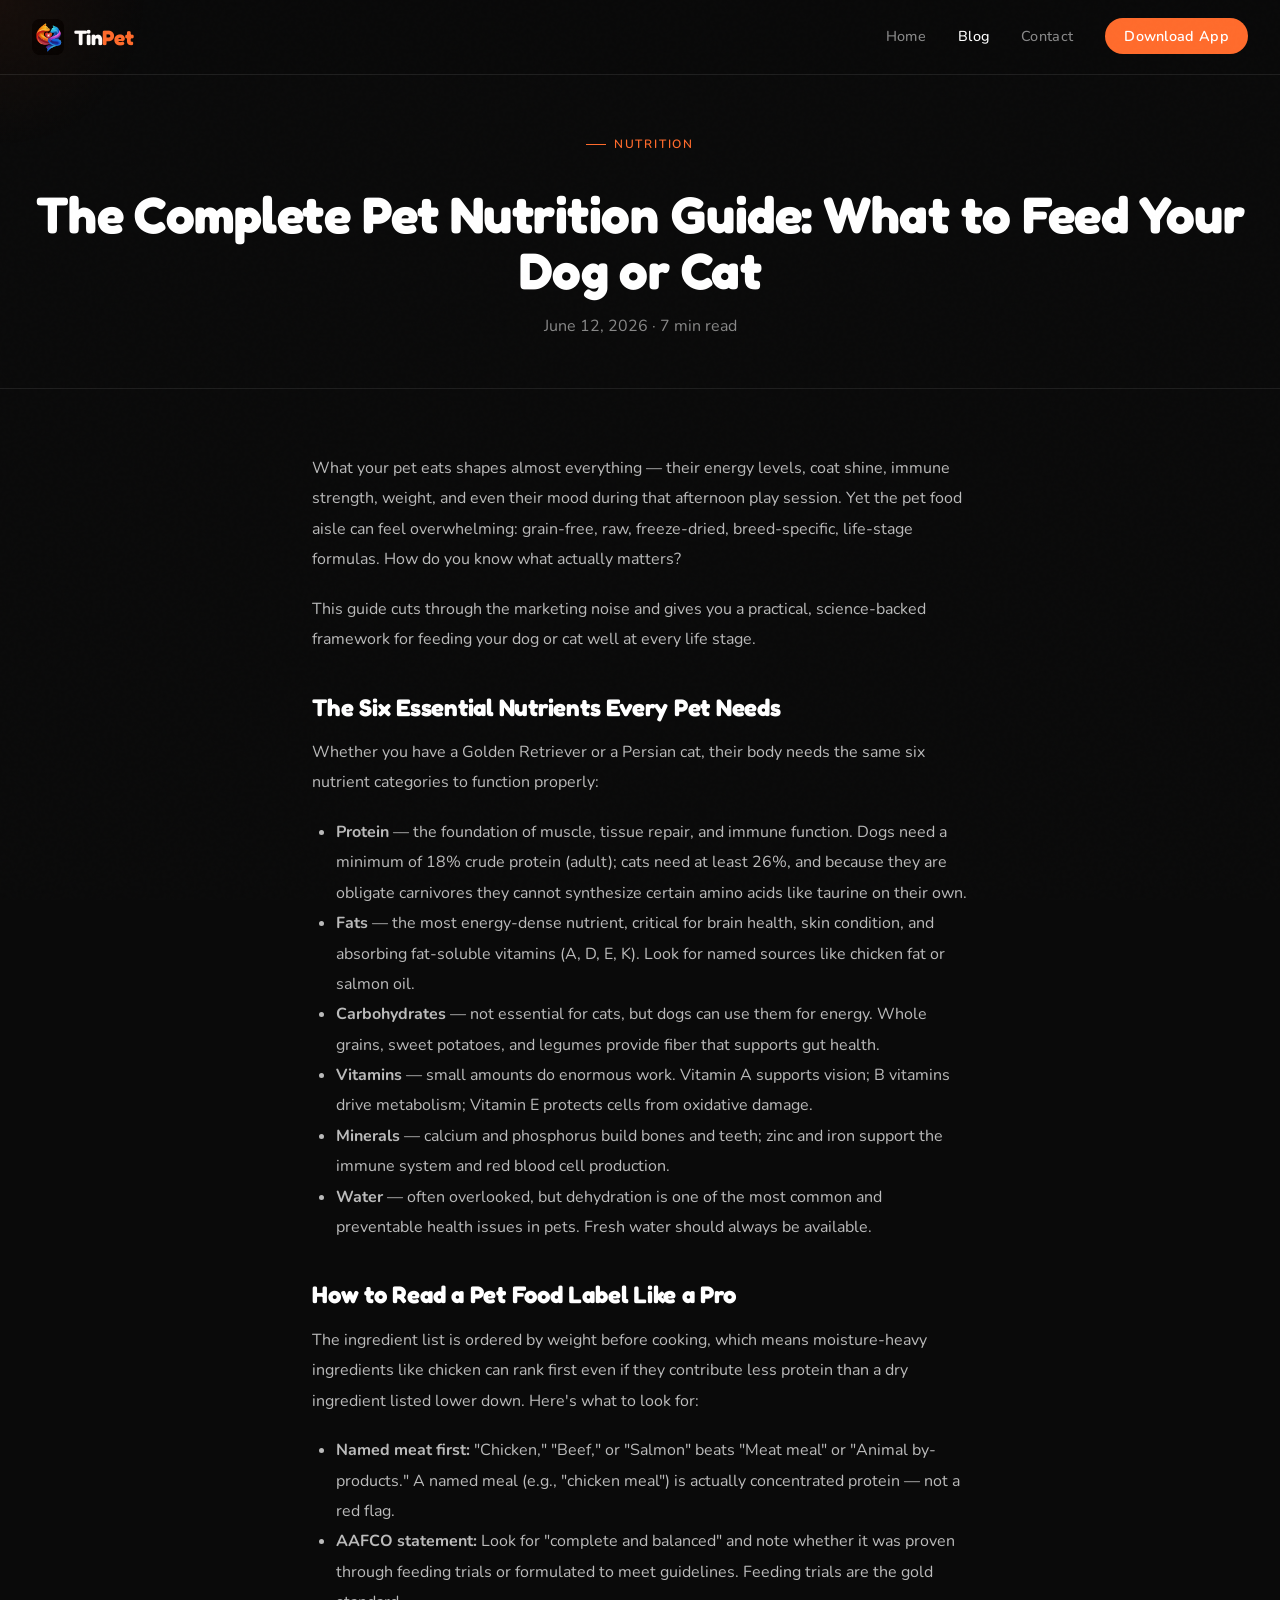
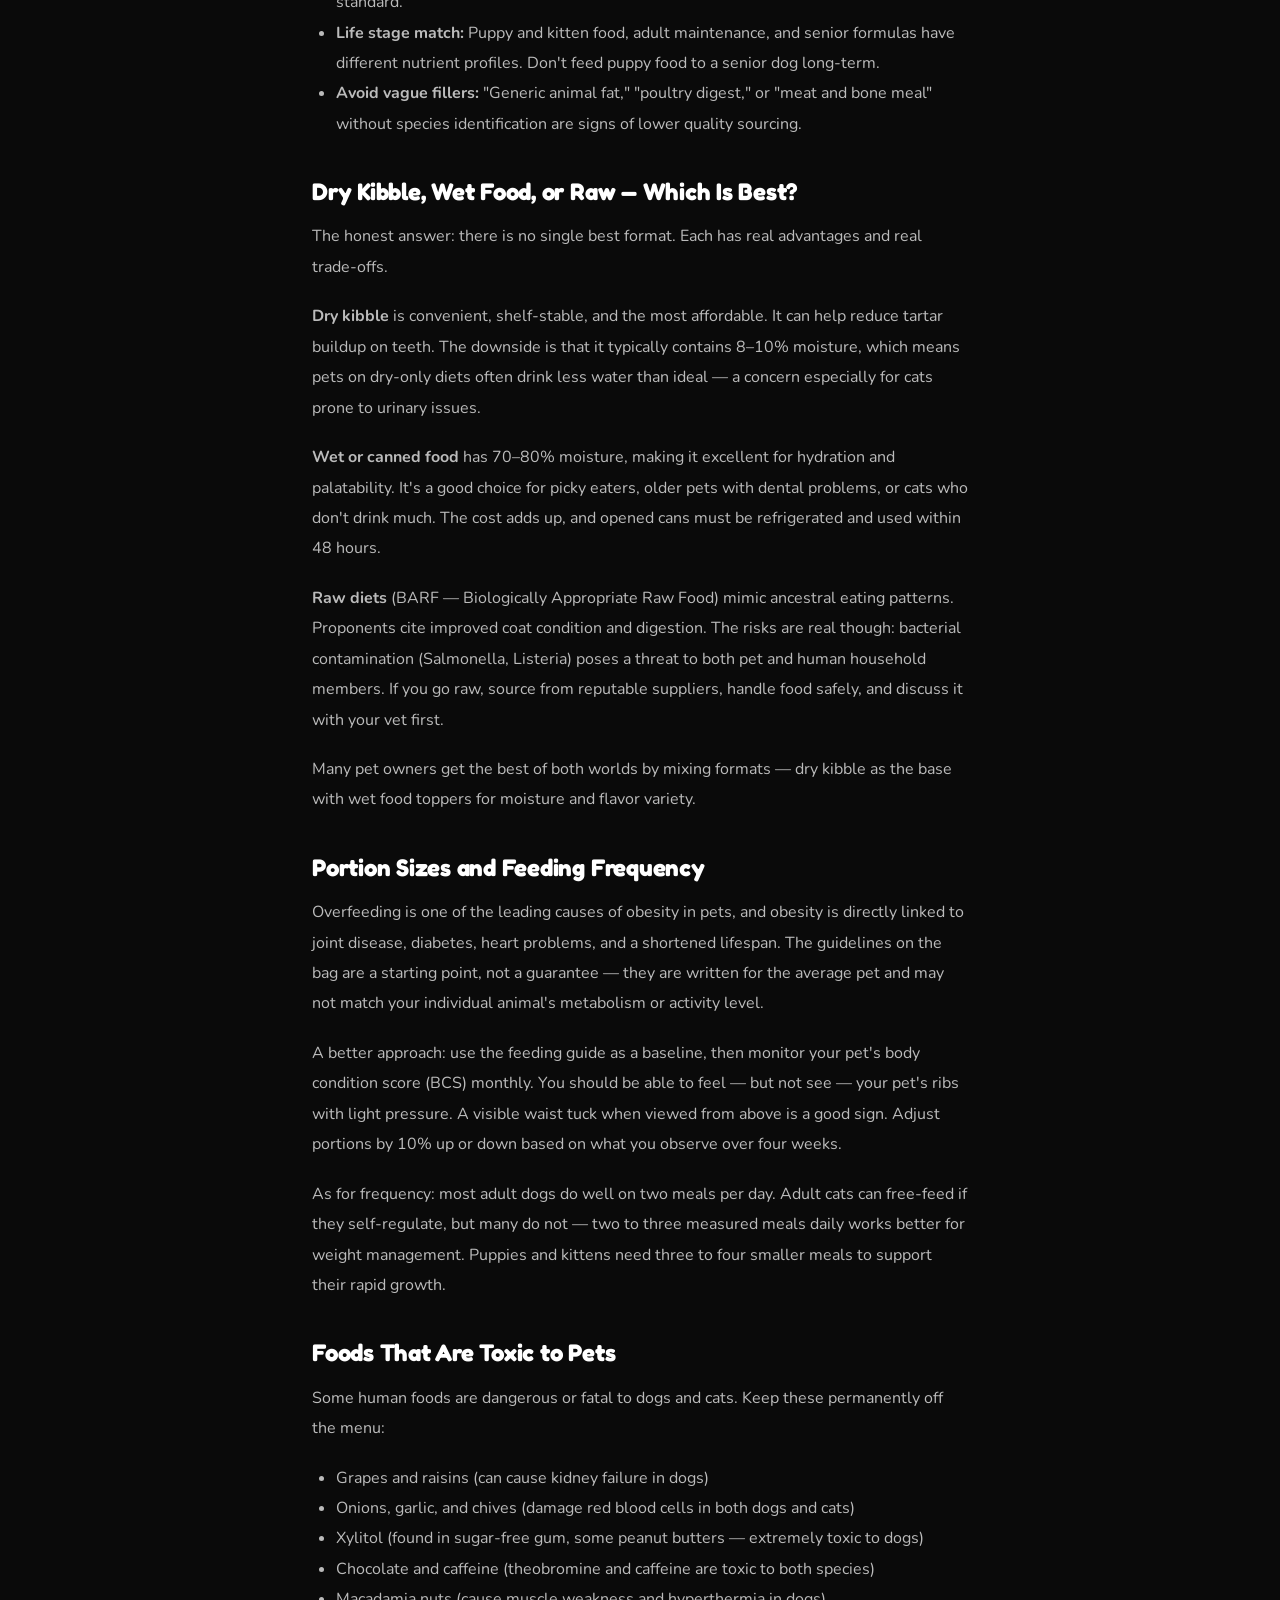
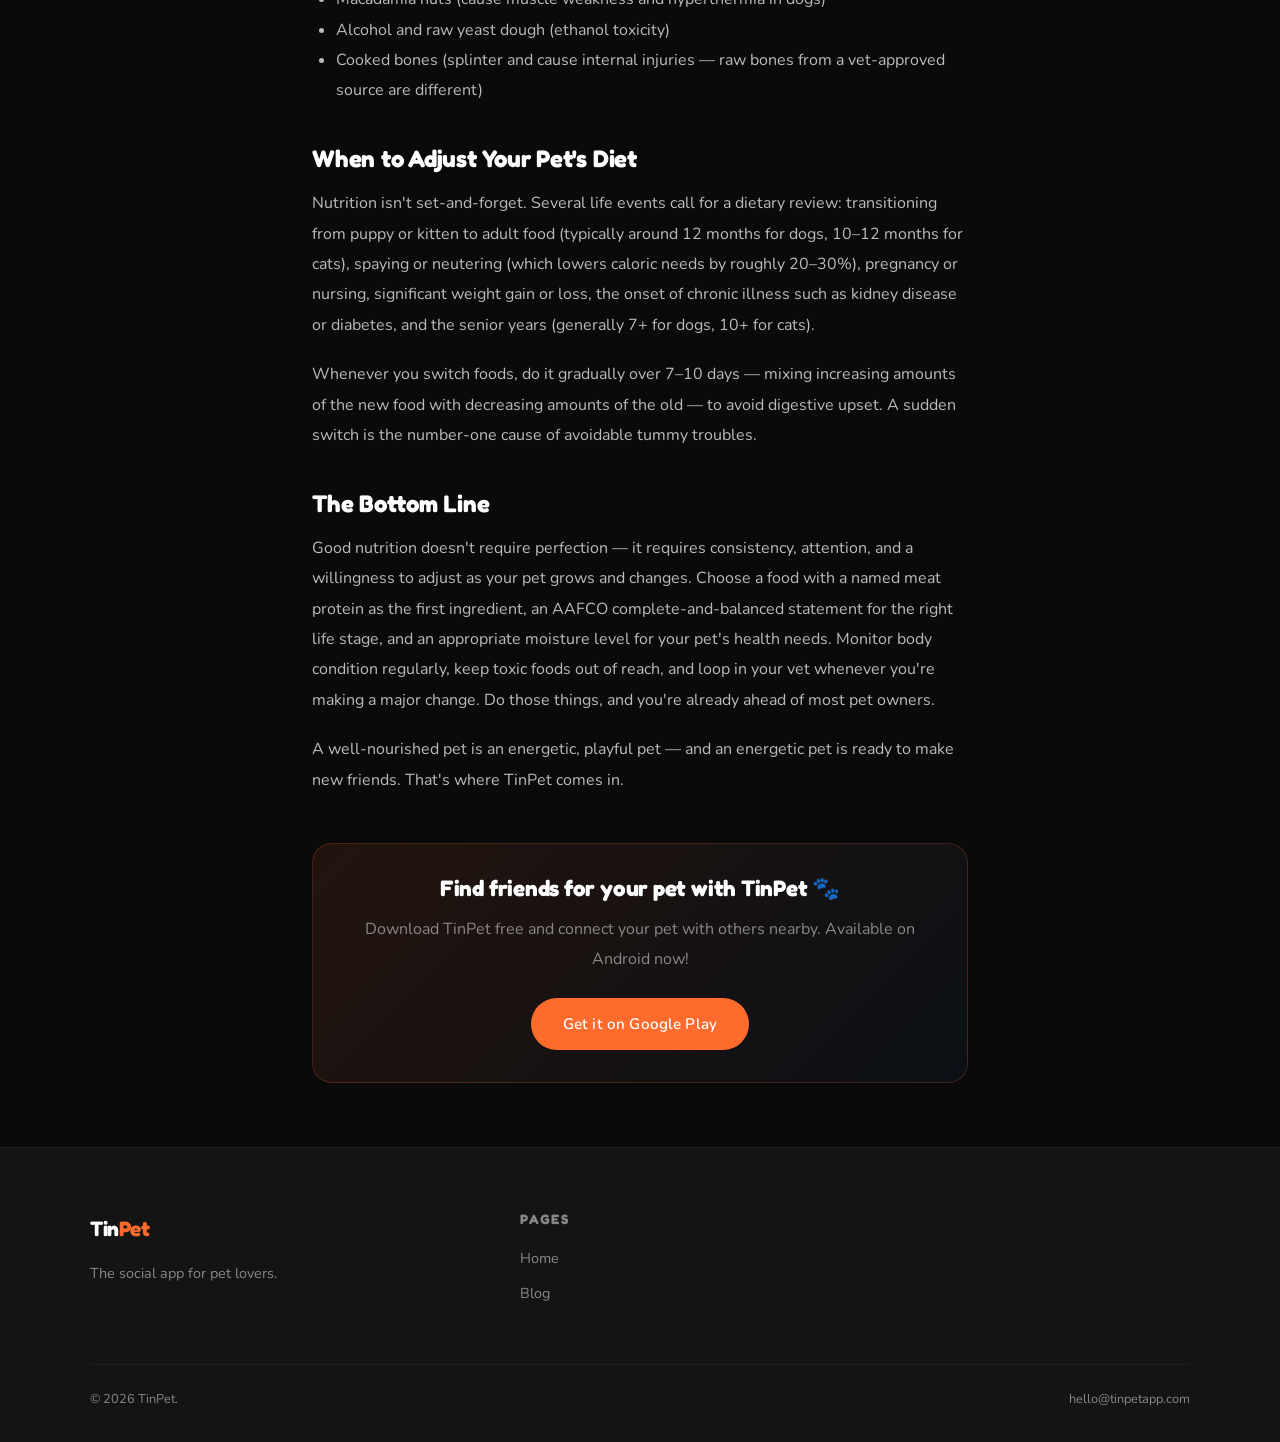
<file: posts/post-20260612.html>
<!DOCTYPE html>
<html lang="en">
<head>
  <meta charset="UTF-8">
  <meta name="viewport" content="width=device-width, initial-scale=1.0">
  <title>The Complete Pet Nutrition Guide: What to Feed Your Dog or Cat — TinPet Blog</title>
  <meta name="description" content="Learn exactly what nutrients your dog or cat needs, how to read pet food labels, and which common feeding mistakes to avoid for a long, healthy life.">
  <link rel="stylesheet" href="../css/style.css">
  <style>
    .post-header { padding: 8rem 2rem 3rem; text-align:center; border-bottom: 1px solid var(--border); }
    .post-header .section-label { justify-content:center; }
    .post-header h1 { font-size: clamp(2rem,4vw,3.2rem); margin: 1rem 0; }
    .post-header p { color: var(--gray); font-size:1rem; }
    .post-body { max-width: 720px; margin: 0 auto; padding: 4rem 2rem; }
    .post-body h2 { font-size: 1.5rem; margin: 2.5rem 0 1rem; color: var(--white); }
    .post-body p { color: #bbb; line-height: 1.9; margin-bottom: 1.2rem; }
    .post-body ul { color: #bbb; line-height:1.9; padding-left:1.5rem; margin-bottom:1.2rem; }
    .post-cta { background: linear-gradient(135deg, rgba(255,107,44,0.1), rgba(46,139,255,0.05)); border: 1px solid rgba(255,107,44,0.2); border-radius:20px; padding:2rem; text-align:center; margin-top:3rem; }
    .post-cta h3 { margin-bottom:0.8rem; }
    .post-cta p { color: var(--gray); margin-bottom:1.5rem; }
  </style>
</head>
<body>
<nav>
  <a href="../index.html" class="nav-logo"><img src="../images/logo.png" alt="TinPet" style="width:32px;"><span>Tin<em>Pet</em></span></a>
  <ul class="nav-links">
    <li><a href="../index.html">Home</a></li>
    <li><a href="../blog.html" class="active">Blog</a></li>
    <li><a href="../contact.html">Contact</a></li>
    <li><a href="https://play.google.com/store" class="nav-cta" target="_blank">Download App</a></li>
  </ul>
</nav>
<div class="post-header">
  <div class="section-label" style="justify-content:center;">Nutrition</div>
  <h1>The Complete Pet Nutrition Guide: What to Feed Your Dog or Cat</h1>
  <p>June 12, 2026 · 7 min read</p>
</div>
<article class="post-body">
  <p>What your pet eats shapes almost everything — their energy levels, coat shine, immune strength, weight, and even their mood during that afternoon play session. Yet the pet food aisle can feel overwhelming: grain-free, raw, freeze-dried, breed-specific, life-stage formulas. How do you know what actually matters?</p>
  <p>This guide cuts through the marketing noise and gives you a practical, science-backed framework for feeding your dog or cat well at every life stage.</p>

  <h2>The Six Essential Nutrients Every Pet Needs</h2>
  <p>Whether you have a Golden Retriever or a Persian cat, their body needs the same six nutrient categories to function properly:</p>
  <ul>
    <li><strong>Protein</strong> — the foundation of muscle, tissue repair, and immune function. Dogs need a minimum of 18% crude protein (adult); cats need at least 26%, and because they are obligate carnivores they cannot synthesize certain amino acids like taurine on their own.</li>
    <li><strong>Fats</strong> — the most energy-dense nutrient, critical for brain health, skin condition, and absorbing fat-soluble vitamins (A, D, E, K). Look for named sources like chicken fat or salmon oil.</li>
    <li><strong>Carbohydrates</strong> — not essential for cats, but dogs can use them for energy. Whole grains, sweet potatoes, and legumes provide fiber that supports gut health.</li>
    <li><strong>Vitamins</strong> — small amounts do enormous work. Vitamin A supports vision; B vitamins drive metabolism; Vitamin E protects cells from oxidative damage.</li>
    <li><strong>Minerals</strong> — calcium and phosphorus build bones and teeth; zinc and iron support the immune system and red blood cell production.</li>
    <li><strong>Water</strong> — often overlooked, but dehydration is one of the most common and preventable health issues in pets. Fresh water should always be available.</li>
  </ul>

  <h2>How to Read a Pet Food Label Like a Pro</h2>
  <p>The ingredient list is ordered by weight before cooking, which means moisture-heavy ingredients like chicken can rank first even if they contribute less protein than a dry ingredient listed lower down. Here's what to look for:</p>
  <ul>
    <li><strong>Named meat first:</strong> "Chicken," "Beef," or "Salmon" beats "Meat meal" or "Animal by-products." A named meal (e.g., "chicken meal") is actually concentrated protein — not a red flag.</li>
    <li><strong>AAFCO statement:</strong> Look for "complete and balanced" and note whether it was proven through feeding trials or formulated to meet guidelines. Feeding trials are the gold standard.</li>
    <li><strong>Life stage match:</strong> Puppy and kitten food, adult maintenance, and senior formulas have different nutrient profiles. Don't feed puppy food to a senior dog long-term.</li>
    <li><strong>Avoid vague fillers:</strong> "Generic animal fat," "poultry digest," or "meat and bone meal" without species identification are signs of lower quality sourcing.</li>
  </ul>

  <h2>Dry Kibble, Wet Food, or Raw — Which Is Best?</h2>
  <p>The honest answer: there is no single best format. Each has real advantages and real trade-offs.</p>
  <p><strong>Dry kibble</strong> is convenient, shelf-stable, and the most affordable. It can help reduce tartar buildup on teeth. The downside is that it typically contains 8–10% moisture, which means pets on dry-only diets often drink less water than ideal — a concern especially for cats prone to urinary issues.</p>
  <p><strong>Wet or canned food</strong> has 70–80% moisture, making it excellent for hydration and palatability. It's a good choice for picky eaters, older pets with dental problems, or cats who don't drink much. The cost adds up, and opened cans must be refrigerated and used within 48 hours.</p>
  <p><strong>Raw diets</strong> (BARF — Biologically Appropriate Raw Food) mimic ancestral eating patterns. Proponents cite improved coat condition and digestion. The risks are real though: bacterial contamination (Salmonella, Listeria) poses a threat to both pet and human household members. If you go raw, source from reputable suppliers, handle food safely, and discuss it with your vet first.</p>
  <p>Many pet owners get the best of both worlds by mixing formats — dry kibble as the base with wet food toppers for moisture and flavor variety.</p>

  <h2>Portion Sizes and Feeding Frequency</h2>
  <p>Overfeeding is one of the leading causes of obesity in pets, and obesity is directly linked to joint disease, diabetes, heart problems, and a shortened lifespan. The guidelines on the bag are a starting point, not a guarantee — they are written for the average pet and may not match your individual animal's metabolism or activity level.</p>
  <p>A better approach: use the feeding guide as a baseline, then monitor your pet's body condition score (BCS) monthly. You should be able to feel — but not see — your pet's ribs with light pressure. A visible waist tuck when viewed from above is a good sign. Adjust portions by 10% up or down based on what you observe over four weeks.</p>
  <p>As for frequency: most adult dogs do well on two meals per day. Adult cats can free-feed if they self-regulate, but many do not — two to three measured meals daily works better for weight management. Puppies and kittens need three to four smaller meals to support their rapid growth.</p>

  <h2>Foods That Are Toxic to Pets</h2>
  <p>Some human foods are dangerous or fatal to dogs and cats. Keep these permanently off the menu:</p>
  <ul>
    <li>Grapes and raisins (can cause kidney failure in dogs)</li>
    <li>Onions, garlic, and chives (damage red blood cells in both dogs and cats)</li>
    <li>Xylitol (found in sugar-free gum, some peanut butters — extremely toxic to dogs)</li>
    <li>Chocolate and caffeine (theobromine and caffeine are toxic to both species)</li>
    <li>Macadamia nuts (cause muscle weakness and hyperthermia in dogs)</li>
    <li>Alcohol and raw yeast dough (ethanol toxicity)</li>
    <li>Cooked bones (splinter and cause internal injuries — raw bones from a vet-approved source are different)</li>
  </ul>

  <h2>When to Adjust Your Pet's Diet</h2>
  <p>Nutrition isn't set-and-forget. Several life events call for a dietary review: transitioning from puppy or kitten to adult food (typically around 12 months for dogs, 10–12 months for cats), spaying or neutering (which lowers caloric needs by roughly 20–30%), pregnancy or nursing, significant weight gain or loss, the onset of chronic illness such as kidney disease or diabetes, and the senior years (generally 7+ for dogs, 10+ for cats).</p>
  <p>Whenever you switch foods, do it gradually over 7–10 days — mixing increasing amounts of the new food with decreasing amounts of the old — to avoid digestive upset. A sudden switch is the number-one cause of avoidable tummy troubles.</p>

  <h2>The Bottom Line</h2>
  <p>Good nutrition doesn't require perfection — it requires consistency, attention, and a willingness to adjust as your pet grows and changes. Choose a food with a named meat protein as the first ingredient, an AAFCO complete-and-balanced statement for the right life stage, and an appropriate moisture level for your pet's health needs. Monitor body condition regularly, keep toxic foods out of reach, and loop in your vet whenever you're making a major change. Do those things, and you're already ahead of most pet owners.</p>
  <p>A well-nourished pet is an energetic, playful pet — and an energetic pet is ready to make new friends. That's where TinPet comes in.</p>

  <div class="post-cta">
    <h3>Find friends for your pet with TinPet 🐾</h3>
    <p>Download TinPet free and connect your pet with others nearby. Available on Android now!</p>
    <a href="https://play.google.com/store" class="btn btn-primary" target="_blank">Get it on Google Play</a>
  </div>
</article>
<footer>
  <div class="footer-grid">
    <div class="footer-brand"><a href="../index.html" class="nav-logo" style="display:inline-flex;"><span>Tin<em>Pet</em></span></a><p>The social app for pet lovers.</p></div>
    <div class="footer-col"><h4>Pages</h4><ul><li><a href="../index.html">Home</a></li><li><a href="../blog.html">Blog</a></li></ul></div>
  </div>
  <div class="footer-bottom"><span>© 2026 TinPet.</span><a href="mailto:hello@tinpetapp.com">hello@tinpetapp.com</a></div>
</footer>
<script src="../js/main.js"></script>
</body>
</html>
</file>
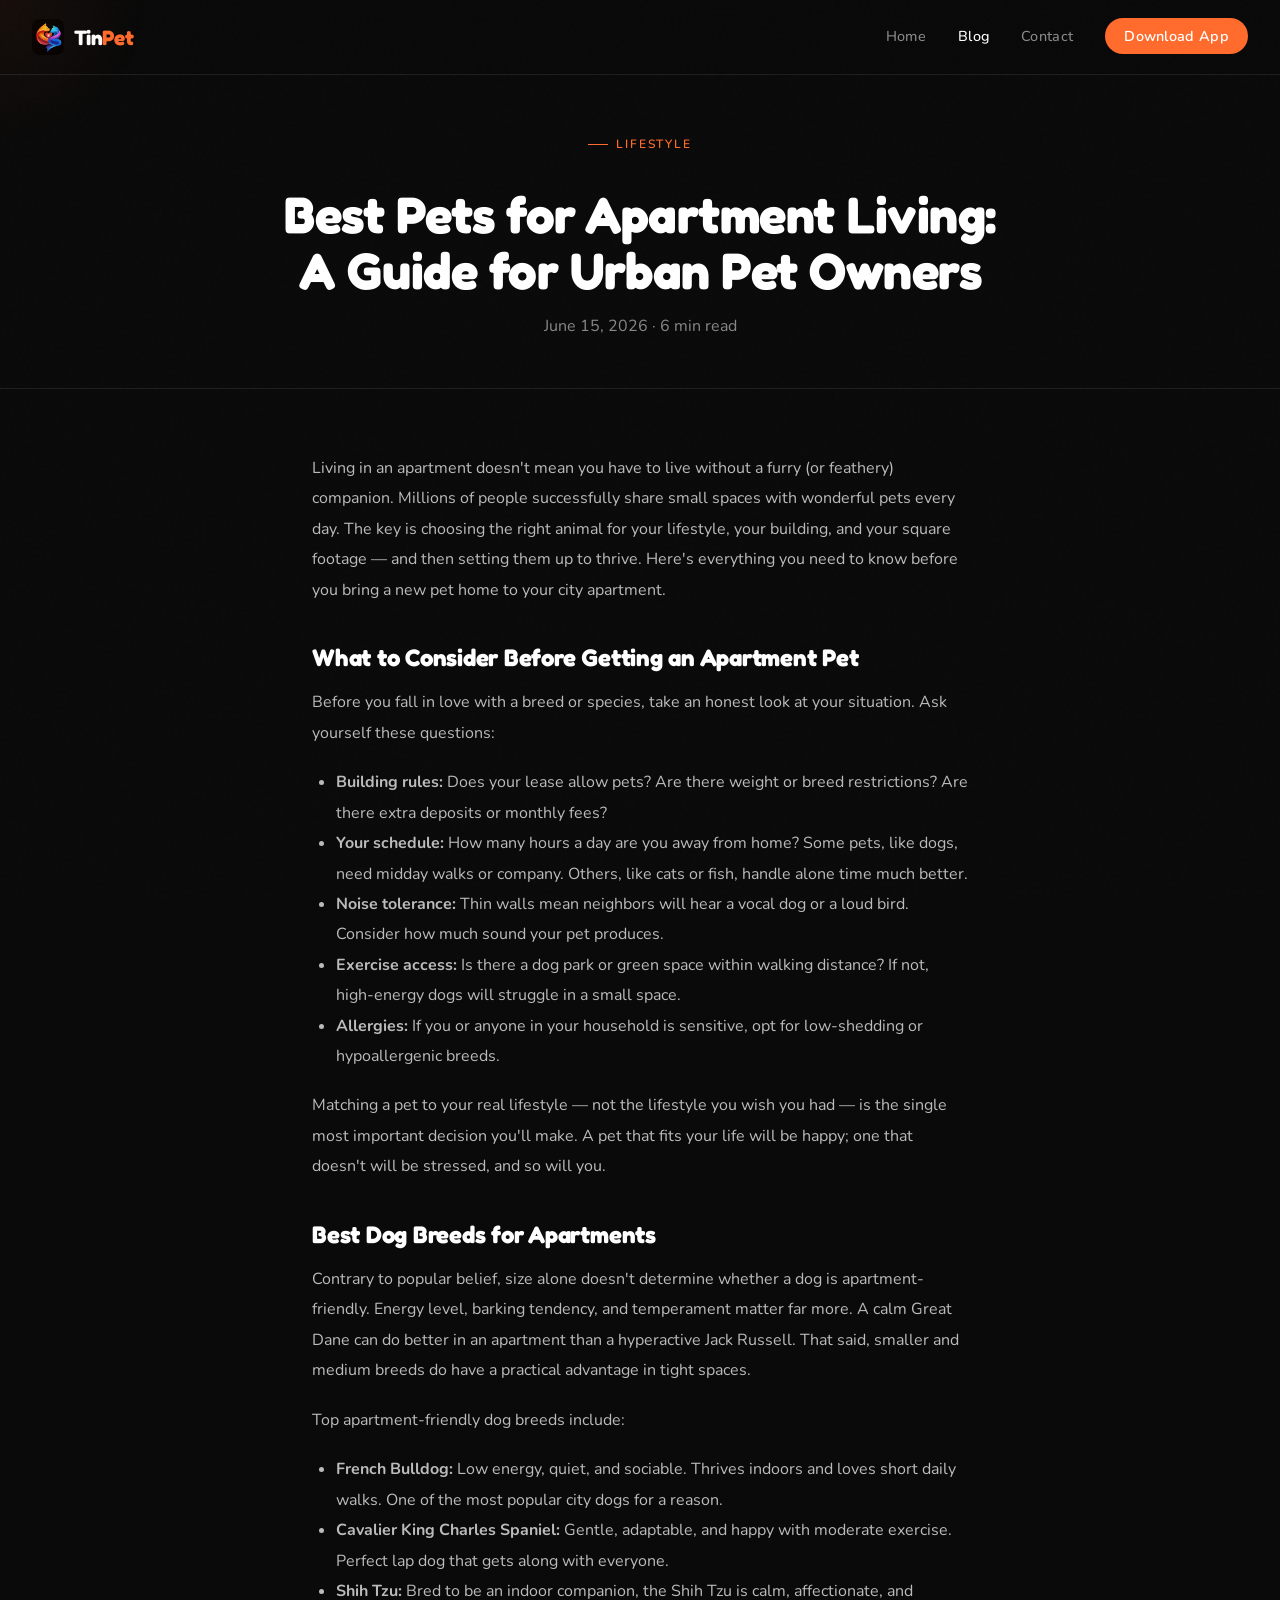
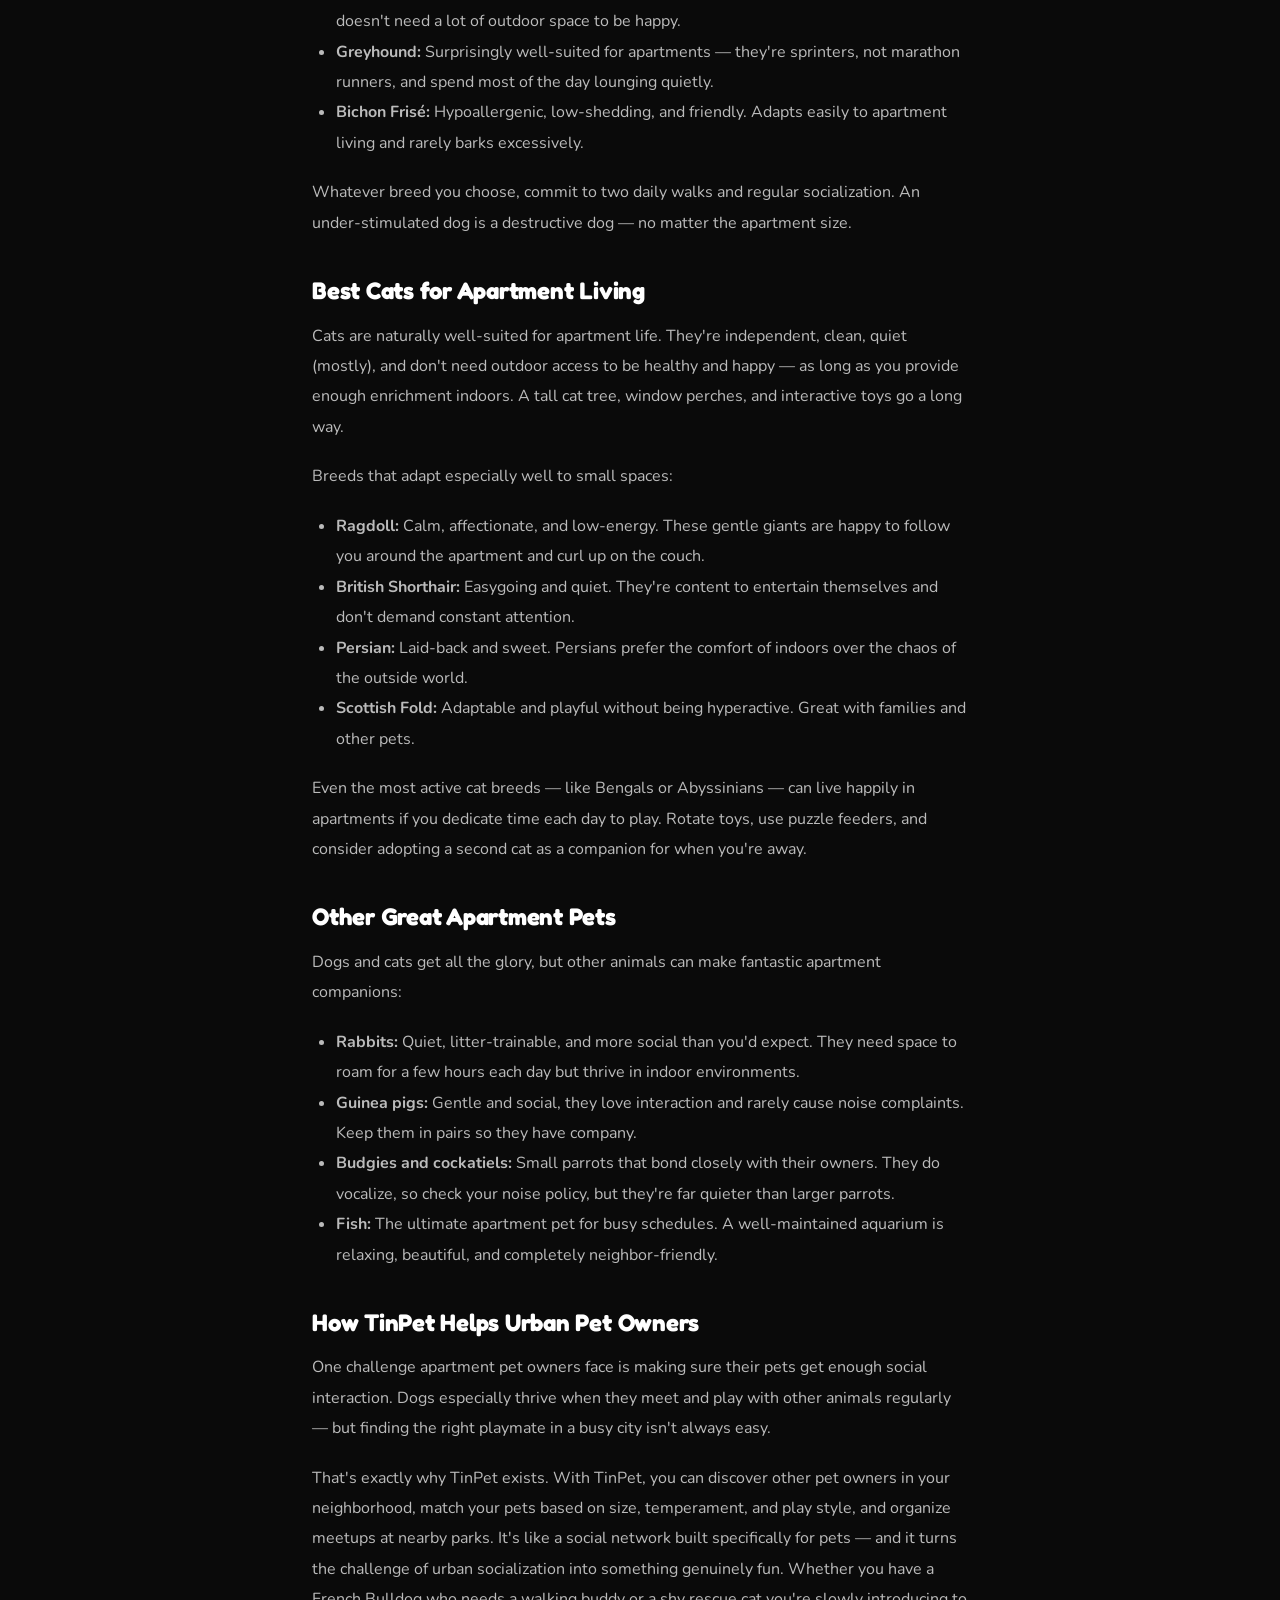
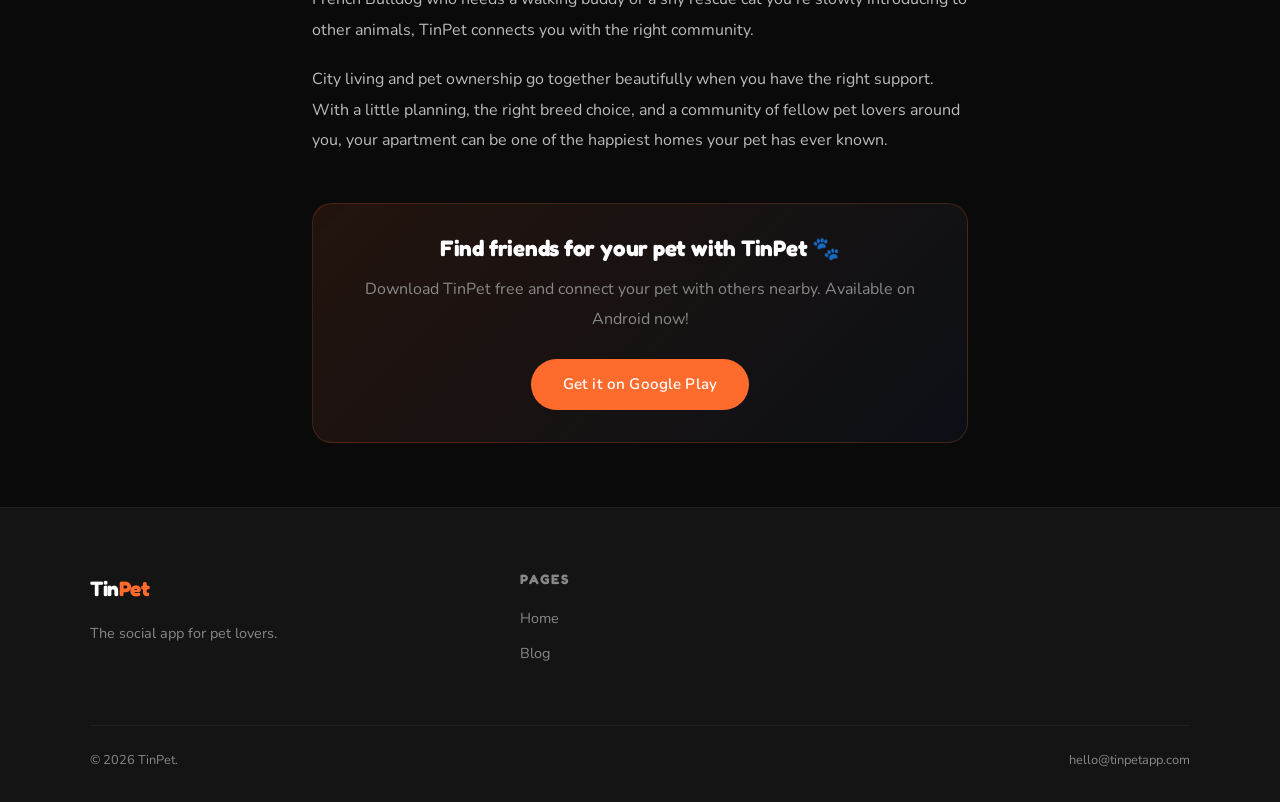
<file: posts/post-20260615.html>
<!DOCTYPE html>
<html lang="en">
<head>
  <meta charset="UTF-8">
  <meta name="viewport" content="width=device-width, initial-scale=1.0">
  <title>Best Pets for Apartment Living: A Guide for Urban Pet Owners — TinPet Blog</title>
  <meta name="description" content="Thinking about getting a pet but live in an apartment? Discover the best dog breeds, cats, and other pets perfectly suited for city life.">
  <link rel="stylesheet" href="../css/style.css">
  <style>
    .post-header { padding: 8rem 2rem 3rem; text-align:center; border-bottom: 1px solid var(--border); }
    .post-header .section-label { justify-content:center; }
    .post-header h1 { font-size: clamp(2rem,4vw,3.2rem); margin: 1rem 0; }
    .post-header p { color: var(--gray); font-size:1rem; }
    .post-body { max-width: 720px; margin: 0 auto; padding: 4rem 2rem; }
    .post-body h2 { font-size: 1.5rem; margin: 2.5rem 0 1rem; color: var(--white); }
    .post-body p { color: #bbb; line-height: 1.9; margin-bottom: 1.2rem; }
    .post-body ul { color: #bbb; line-height:1.9; padding-left:1.5rem; margin-bottom:1.2rem; }
    .post-cta { background: linear-gradient(135deg, rgba(255,107,44,0.1), rgba(46,139,255,0.05)); border: 1px solid rgba(255,107,44,0.2); border-radius:20px; padding:2rem; text-align:center; margin-top:3rem; }
    .post-cta h3 { margin-bottom:0.8rem; }
    .post-cta p { color: var(--gray); margin-bottom:1.5rem; }
  </style>
</head>
<body>
<nav>
  <a href="../index.html" class="nav-logo"><img src="../images/logo.png" alt="TinPet" style="width:32px;"><span>Tin<em>Pet</em></span></a>
  <ul class="nav-links">
    <li><a href="../index.html">Home</a></li>
    <li><a href="../blog.html" class="active">Blog</a></li>
    <li><a href="../contact.html">Contact</a></li>
    <li><a href="https://play.google.com/store" class="nav-cta" target="_blank">Download App</a></li>
  </ul>
</nav>
<div class="post-header">
  <div class="section-label" style="justify-content:center;">Lifestyle</div>
  <h1>Best Pets for Apartment Living:<br>A Guide for Urban Pet Owners</h1>
  <p>June 15, 2026 · 6 min read</p>
</div>
<article class="post-body">

  <p>Living in an apartment doesn't mean you have to live without a furry (or feathery) companion. Millions of people successfully share small spaces with wonderful pets every day. The key is choosing the right animal for your lifestyle, your building, and your square footage — and then setting them up to thrive. Here's everything you need to know before you bring a new pet home to your city apartment.</p>

  <h2>What to Consider Before Getting an Apartment Pet</h2>
  <p>Before you fall in love with a breed or species, take an honest look at your situation. Ask yourself these questions:</p>
  <ul>
    <li><strong>Building rules:</strong> Does your lease allow pets? Are there weight or breed restrictions? Are there extra deposits or monthly fees?</li>
    <li><strong>Your schedule:</strong> How many hours a day are you away from home? Some pets, like dogs, need midday walks or company. Others, like cats or fish, handle alone time much better.</li>
    <li><strong>Noise tolerance:</strong> Thin walls mean neighbors will hear a vocal dog or a loud bird. Consider how much sound your pet produces.</li>
    <li><strong>Exercise access:</strong> Is there a dog park or green space within walking distance? If not, high-energy dogs will struggle in a small space.</li>
    <li><strong>Allergies:</strong> If you or anyone in your household is sensitive, opt for low-shedding or hypoallergenic breeds.</li>
  </ul>
  <p>Matching a pet to your real lifestyle — not the lifestyle you wish you had — is the single most important decision you'll make. A pet that fits your life will be happy; one that doesn't will be stressed, and so will you.</p>

  <h2>Best Dog Breeds for Apartments</h2>
  <p>Contrary to popular belief, size alone doesn't determine whether a dog is apartment-friendly. Energy level, barking tendency, and temperament matter far more. A calm Great Dane can do better in an apartment than a hyperactive Jack Russell. That said, smaller and medium breeds do have a practical advantage in tight spaces.</p>
  <p>Top apartment-friendly dog breeds include:</p>
  <ul>
    <li><strong>French Bulldog:</strong> Low energy, quiet, and sociable. Thrives indoors and loves short daily walks. One of the most popular city dogs for a reason.</li>
    <li><strong>Cavalier King Charles Spaniel:</strong> Gentle, adaptable, and happy with moderate exercise. Perfect lap dog that gets along with everyone.</li>
    <li><strong>Shih Tzu:</strong> Bred to be an indoor companion, the Shih Tzu is calm, affectionate, and doesn't need a lot of outdoor space to be happy.</li>
    <li><strong>Greyhound:</strong> Surprisingly well-suited for apartments — they're sprinters, not marathon runners, and spend most of the day lounging quietly.</li>
    <li><strong>Bichon Frisé:</strong> Hypoallergenic, low-shedding, and friendly. Adapts easily to apartment living and rarely barks excessively.</li>
  </ul>
  <p>Whatever breed you choose, commit to two daily walks and regular socialization. An under-stimulated dog is a destructive dog — no matter the apartment size.</p>

  <h2>Best Cats for Apartment Living</h2>
  <p>Cats are naturally well-suited for apartment life. They're independent, clean, quiet (mostly), and don't need outdoor access to be healthy and happy — as long as you provide enough enrichment indoors. A tall cat tree, window perches, and interactive toys go a long way.</p>
  <p>Breeds that adapt especially well to small spaces:</p>
  <ul>
    <li><strong>Ragdoll:</strong> Calm, affectionate, and low-energy. These gentle giants are happy to follow you around the apartment and curl up on the couch.</li>
    <li><strong>British Shorthair:</strong> Easygoing and quiet. They're content to entertain themselves and don't demand constant attention.</li>
    <li><strong>Persian:</strong> Laid-back and sweet. Persians prefer the comfort of indoors over the chaos of the outside world.</li>
    <li><strong>Scottish Fold:</strong> Adaptable and playful without being hyperactive. Great with families and other pets.</li>
  </ul>
  <p>Even the most active cat breeds — like Bengals or Abyssinians — can live happily in apartments if you dedicate time each day to play. Rotate toys, use puzzle feeders, and consider adopting a second cat as a companion for when you're away.</p>

  <h2>Other Great Apartment Pets</h2>
  <p>Dogs and cats get all the glory, but other animals can make fantastic apartment companions:</p>
  <ul>
    <li><strong>Rabbits:</strong> Quiet, litter-trainable, and more social than you'd expect. They need space to roam for a few hours each day but thrive in indoor environments.</li>
    <li><strong>Guinea pigs:</strong> Gentle and social, they love interaction and rarely cause noise complaints. Keep them in pairs so they have company.</li>
    <li><strong>Budgies and cockatiels:</strong> Small parrots that bond closely with their owners. They do vocalize, so check your noise policy, but they're far quieter than larger parrots.</li>
    <li><strong>Fish:</strong> The ultimate apartment pet for busy schedules. A well-maintained aquarium is relaxing, beautiful, and completely neighbor-friendly.</li>
  </ul>

  <h2>How TinPet Helps Urban Pet Owners</h2>
  <p>One challenge apartment pet owners face is making sure their pets get enough social interaction. Dogs especially thrive when they meet and play with other animals regularly — but finding the right playmate in a busy city isn't always easy.</p>
  <p>That's exactly why TinPet exists. With TinPet, you can discover other pet owners in your neighborhood, match your pets based on size, temperament, and play style, and organize meetups at nearby parks. It's like a social network built specifically for pets — and it turns the challenge of urban socialization into something genuinely fun. Whether you have a French Bulldog who needs a walking buddy or a shy rescue cat you're slowly introducing to other animals, TinPet connects you with the right community.</p>
  <p>City living and pet ownership go together beautifully when you have the right support. With a little planning, the right breed choice, and a community of fellow pet lovers around you, your apartment can be one of the happiest homes your pet has ever known.</p>

  <div class="post-cta">
    <h3>Find friends for your pet with TinPet 🐾</h3>
    <p>Download TinPet free and connect your pet with others nearby. Available on Android now!</p>
    <a href="https://play.google.com/store" class="btn btn-primary" target="_blank">Get it on Google Play</a>
  </div>
</article>
<footer>
  <div class="footer-grid">
    <div class="footer-brand"><a href="../index.html" class="nav-logo" style="display:inline-flex;"><span>Tin<em>Pet</em></span></a><p>The social app for pet lovers.</p></div>
    <div class="footer-col"><h4>Pages</h4><ul><li><a href="../index.html">Home</a></li><li><a href="../blog.html">Blog</a></li></ul></div>
  </div>
  <div class="footer-bottom"><span>© 2026 TinPet.</span><a href="mailto:hello@tinpetapp.com">hello@tinpetapp.com</a></div>
</footer>
<script src="../js/main.js"></script>
</body>
</html>
</file>
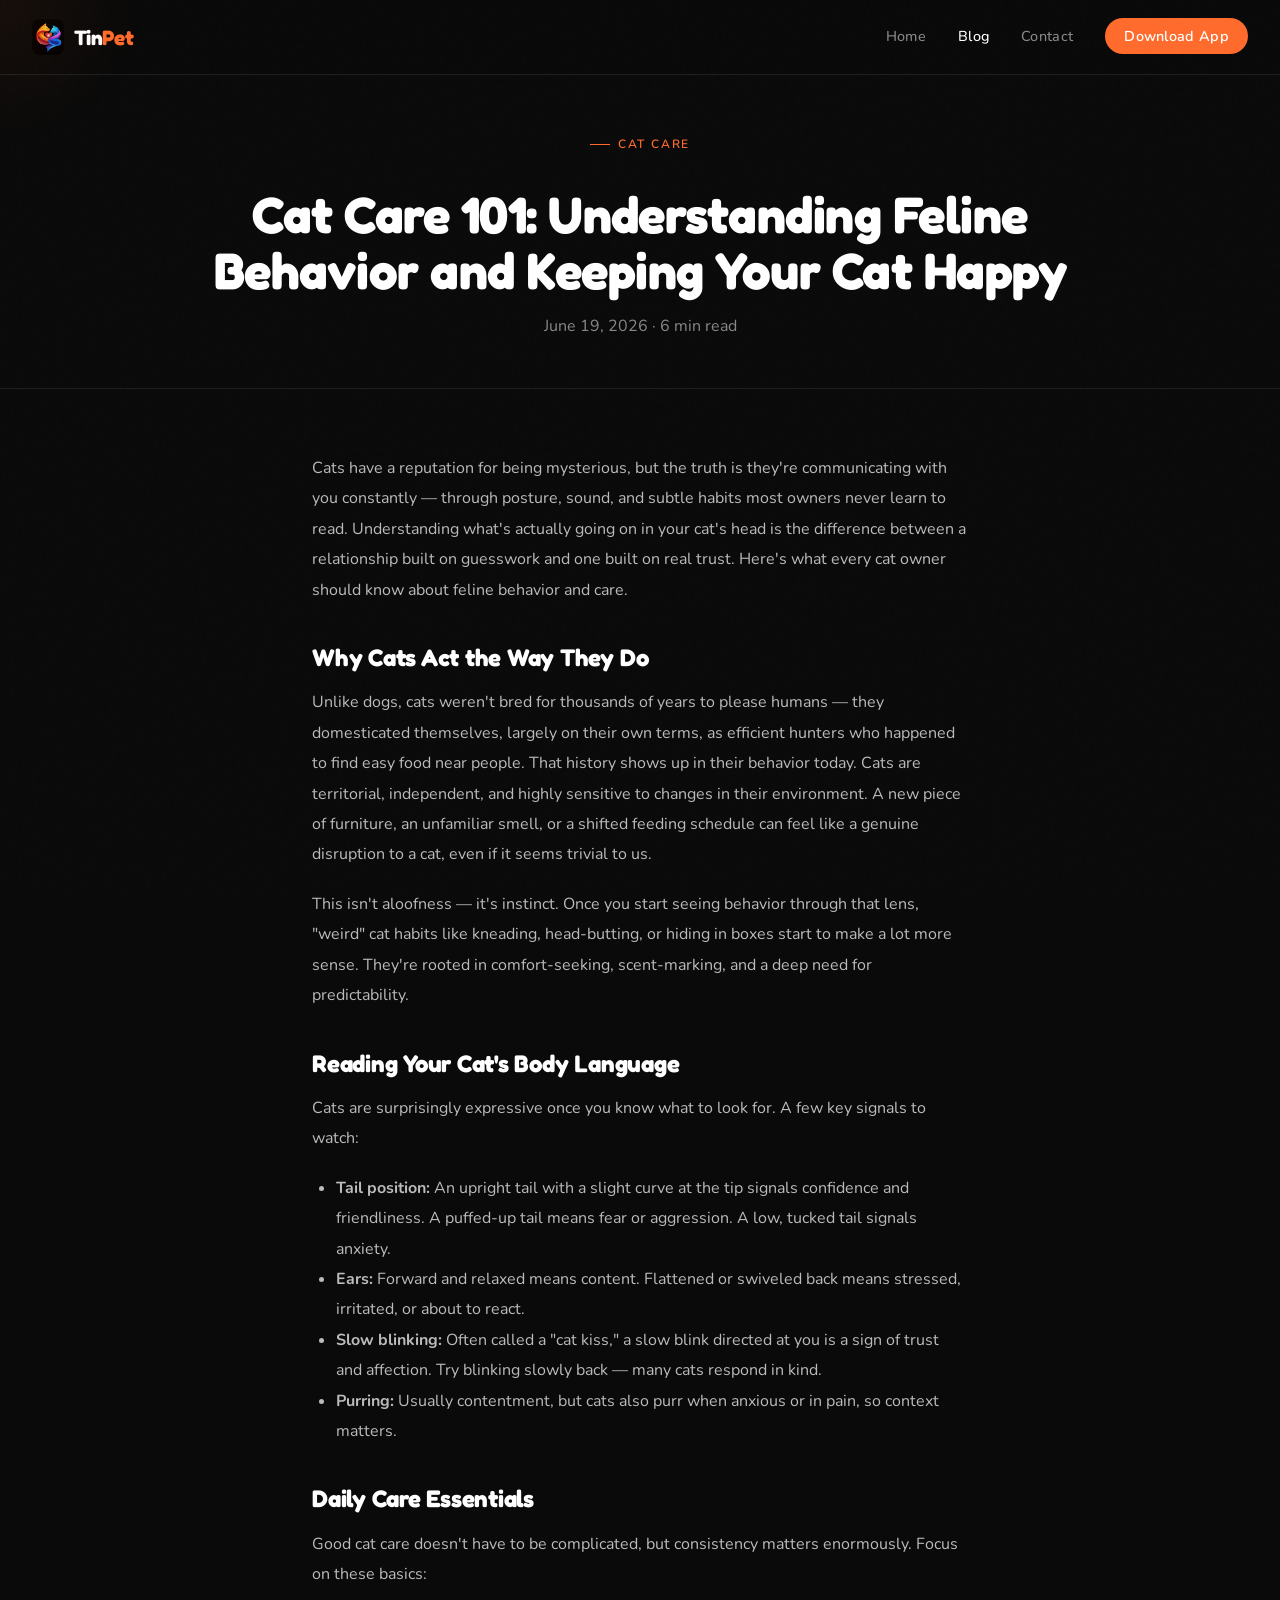
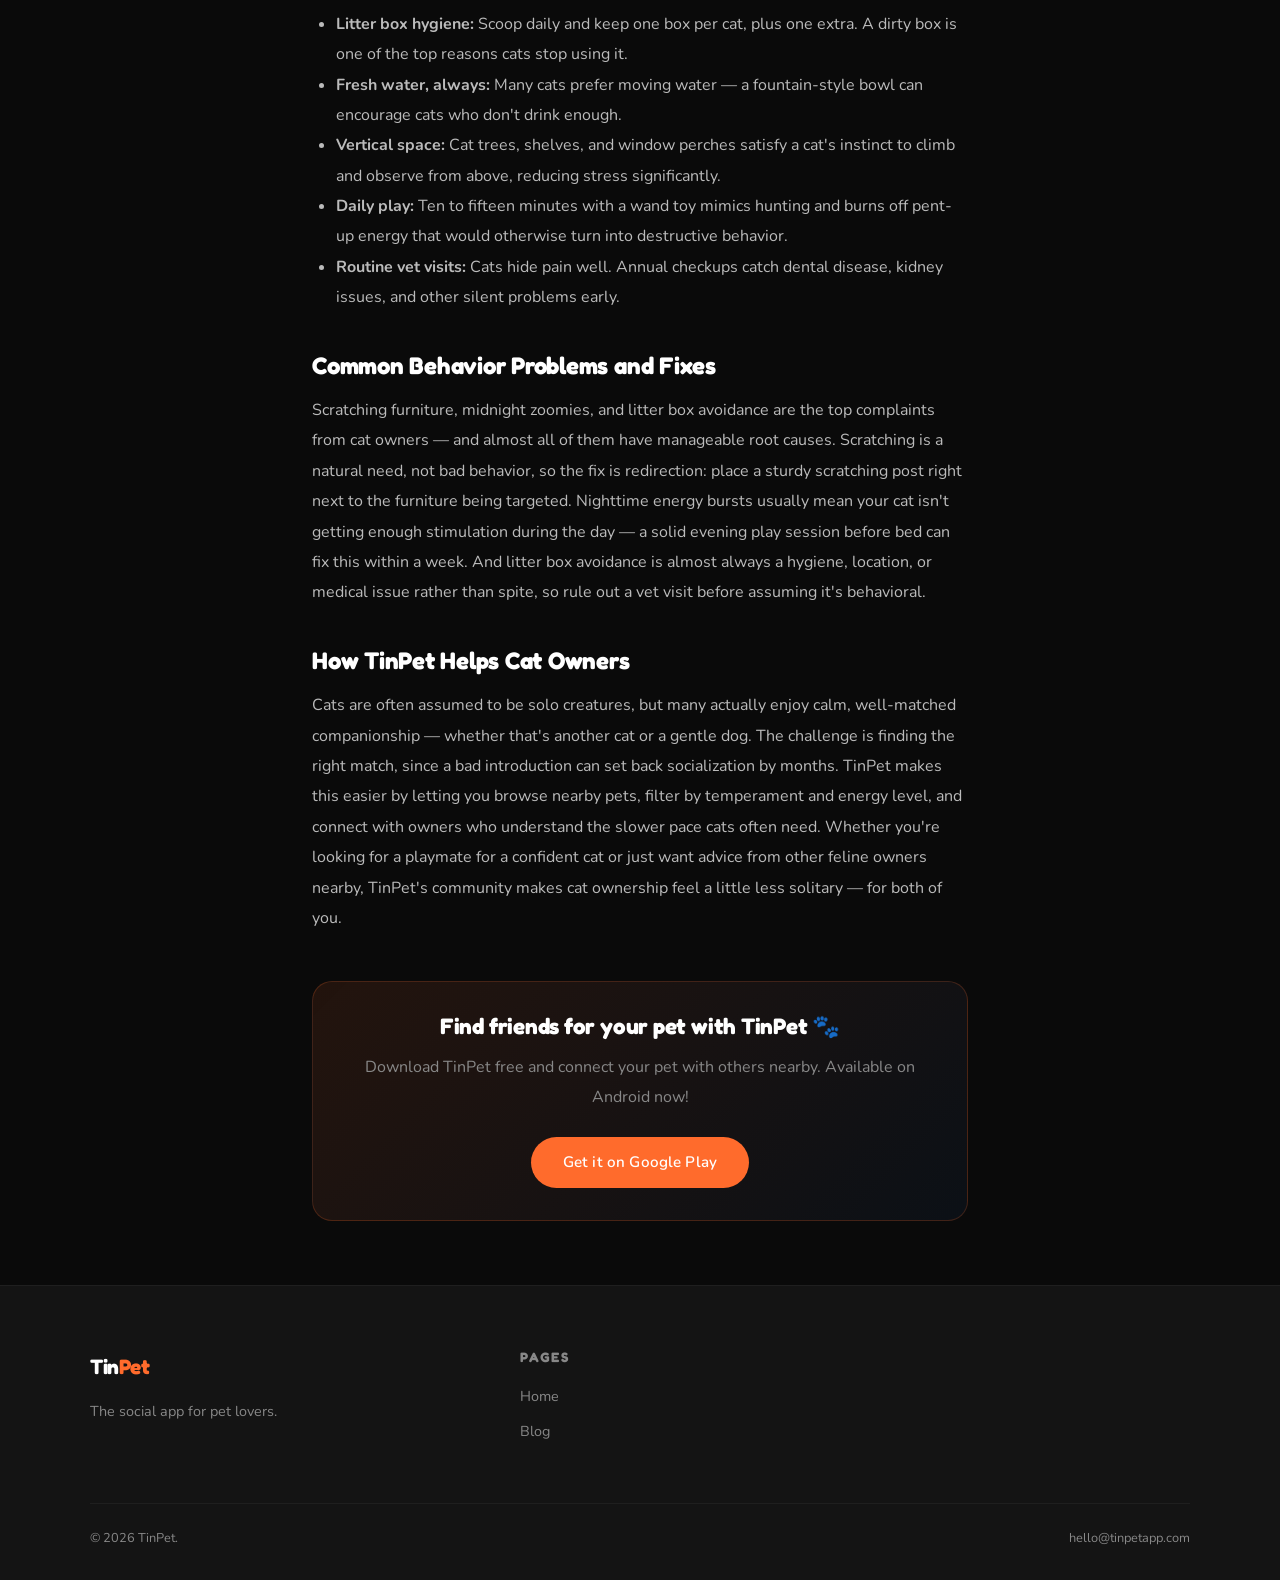
<file: posts/post-20260619.html>
<!DOCTYPE html>
<html lang="en">
<head>
  <meta charset="UTF-8">
  <meta name="viewport" content="width=device-width, initial-scale=1.0">
  <title>Cat Care 101: Understanding Feline Behavior and Keeping Your Cat Happy — TinPet Blog</title>
  <meta name="description" content="Cats communicate constantly — you just need to know how to listen. Learn the basics of feline behavior, daily care, and common problems with simple fixes.">
  <link rel="stylesheet" href="../css/style.css">
  <style>
    .post-header { padding: 8rem 2rem 3rem; text-align:center; border-bottom: 1px solid var(--border); }
    .post-header .section-label { justify-content:center; }
    .post-header h1 { font-size: clamp(2rem,4vw,3.2rem); margin: 1rem 0; }
    .post-header p { color: var(--gray); font-size:1rem; }
    .post-body { max-width: 720px; margin: 0 auto; padding: 4rem 2rem; }
    .post-body h2 { font-size: 1.5rem; margin: 2.5rem 0 1rem; color: var(--white); }
    .post-body p { color: #bbb; line-height: 1.9; margin-bottom: 1.2rem; }
    .post-body ul { color: #bbb; line-height:1.9; padding-left:1.5rem; margin-bottom:1.2rem; }
    .post-cta { background: linear-gradient(135deg, rgba(255,107,44,0.1), rgba(46,139,255,0.05)); border: 1px solid rgba(255,107,44,0.2); border-radius:20px; padding:2rem; text-align:center; margin-top:3rem; }
    .post-cta h3 { margin-bottom:0.8rem; }
    .post-cta p { color: var(--gray); margin-bottom:1.5rem; }
  </style>
</head>
<body>
<nav>
  <a href="../index.html" class="nav-logo"><img src="../images/logo.png" alt="TinPet" style="width:32px;"><span>Tin<em>Pet</em></span></a>
  <ul class="nav-links">
    <li><a href="../index.html">Home</a></li>
    <li><a href="../blog.html" class="active">Blog</a></li>
    <li><a href="../contact.html">Contact</a></li>
    <li><a href="https://play.google.com/store" class="nav-cta" target="_blank">Download App</a></li>
  </ul>
</nav>
<div class="post-header">
  <div class="section-label" style="justify-content:center;">Cat Care</div>
  <h1>Cat Care 101: Understanding Feline<br>Behavior and Keeping Your Cat Happy</h1>
  <p>June 19, 2026 · 6 min read</p>
</div>
<article class="post-body">

  <p>Cats have a reputation for being mysterious, but the truth is they're communicating with you constantly — through posture, sound, and subtle habits most owners never learn to read. Understanding what's actually going on in your cat's head is the difference between a relationship built on guesswork and one built on real trust. Here's what every cat owner should know about feline behavior and care.</p>

  <h2>Why Cats Act the Way They Do</h2>
  <p>Unlike dogs, cats weren't bred for thousands of years to please humans — they domesticated themselves, largely on their own terms, as efficient hunters who happened to find easy food near people. That history shows up in their behavior today. Cats are territorial, independent, and highly sensitive to changes in their environment. A new piece of furniture, an unfamiliar smell, or a shifted feeding schedule can feel like a genuine disruption to a cat, even if it seems trivial to us.</p>
  <p>This isn't aloofness — it's instinct. Once you start seeing behavior through that lens, "weird" cat habits like kneading, head-butting, or hiding in boxes start to make a lot more sense. They're rooted in comfort-seeking, scent-marking, and a deep need for predictability.</p>

  <h2>Reading Your Cat's Body Language</h2>
  <p>Cats are surprisingly expressive once you know what to look for. A few key signals to watch:</p>
  <ul>
    <li><strong>Tail position:</strong> An upright tail with a slight curve at the tip signals confidence and friendliness. A puffed-up tail means fear or aggression. A low, tucked tail signals anxiety.</li>
    <li><strong>Ears:</strong> Forward and relaxed means content. Flattened or swiveled back means stressed, irritated, or about to react.</li>
    <li><strong>Slow blinking:</strong> Often called a "cat kiss," a slow blink directed at you is a sign of trust and affection. Try blinking slowly back — many cats respond in kind.</li>
    <li><strong>Purring:</strong> Usually contentment, but cats also purr when anxious or in pain, so context matters.</li>
  </ul>

  <h2>Daily Care Essentials</h2>
  <p>Good cat care doesn't have to be complicated, but consistency matters enormously. Focus on these basics:</p>
  <ul>
    <li><strong>Litter box hygiene:</strong> Scoop daily and keep one box per cat, plus one extra. A dirty box is one of the top reasons cats stop using it.</li>
    <li><strong>Fresh water, always:</strong> Many cats prefer moving water — a fountain-style bowl can encourage cats who don't drink enough.</li>
    <li><strong>Vertical space:</strong> Cat trees, shelves, and window perches satisfy a cat's instinct to climb and observe from above, reducing stress significantly.</li>
    <li><strong>Daily play:</strong> Ten to fifteen minutes with a wand toy mimics hunting and burns off pent-up energy that would otherwise turn into destructive behavior.</li>
    <li><strong>Routine vet visits:</strong> Cats hide pain well. Annual checkups catch dental disease, kidney issues, and other silent problems early.</li>
  </ul>

  <h2>Common Behavior Problems and Fixes</h2>
  <p>Scratching furniture, midnight zoomies, and litter box avoidance are the top complaints from cat owners — and almost all of them have manageable root causes. Scratching is a natural need, not bad behavior, so the fix is redirection: place a sturdy scratching post right next to the furniture being targeted. Nighttime energy bursts usually mean your cat isn't getting enough stimulation during the day — a solid evening play session before bed can fix this within a week. And litter box avoidance is almost always a hygiene, location, or medical issue rather than spite, so rule out a vet visit before assuming it's behavioral.</p>

  <h2>How TinPet Helps Cat Owners</h2>
  <p>Cats are often assumed to be solo creatures, but many actually enjoy calm, well-matched companionship — whether that's another cat or a gentle dog. The challenge is finding the right match, since a bad introduction can set back socialization by months. TinPet makes this easier by letting you browse nearby pets, filter by temperament and energy level, and connect with owners who understand the slower pace cats often need. Whether you're looking for a playmate for a confident cat or just want advice from other feline owners nearby, TinPet's community makes cat ownership feel a little less solitary — for both of you.</p>

  <div class="post-cta">
    <h3>Find friends for your pet with TinPet 🐾</h3>
    <p>Download TinPet free and connect your pet with others nearby. Available on Android now!</p>
    <a href="https://play.google.com/store" class="btn btn-primary" target="_blank">Get it on Google Play</a>
  </div>
</article>
<footer>
  <div class="footer-grid">
    <div class="footer-brand"><a href="../index.html" class="nav-logo" style="display:inline-flex;"><span>Tin<em>Pet</em></span></a><p>The social app for pet lovers.</p></div>
    <div class="footer-col"><h4>Pages</h4><ul><li><a href="../index.html">Home</a></li><li><a href="../blog.html">Blog</a></li></ul></div>
  </div>
  <div class="footer-bottom"><span>© 2026 TinPet.</span><a href="mailto:hello@tinpetapp.com">hello@tinpetapp.com</a></div>
</footer>
<script src="../js/main.js"></script>
</body>
</html>
</file>
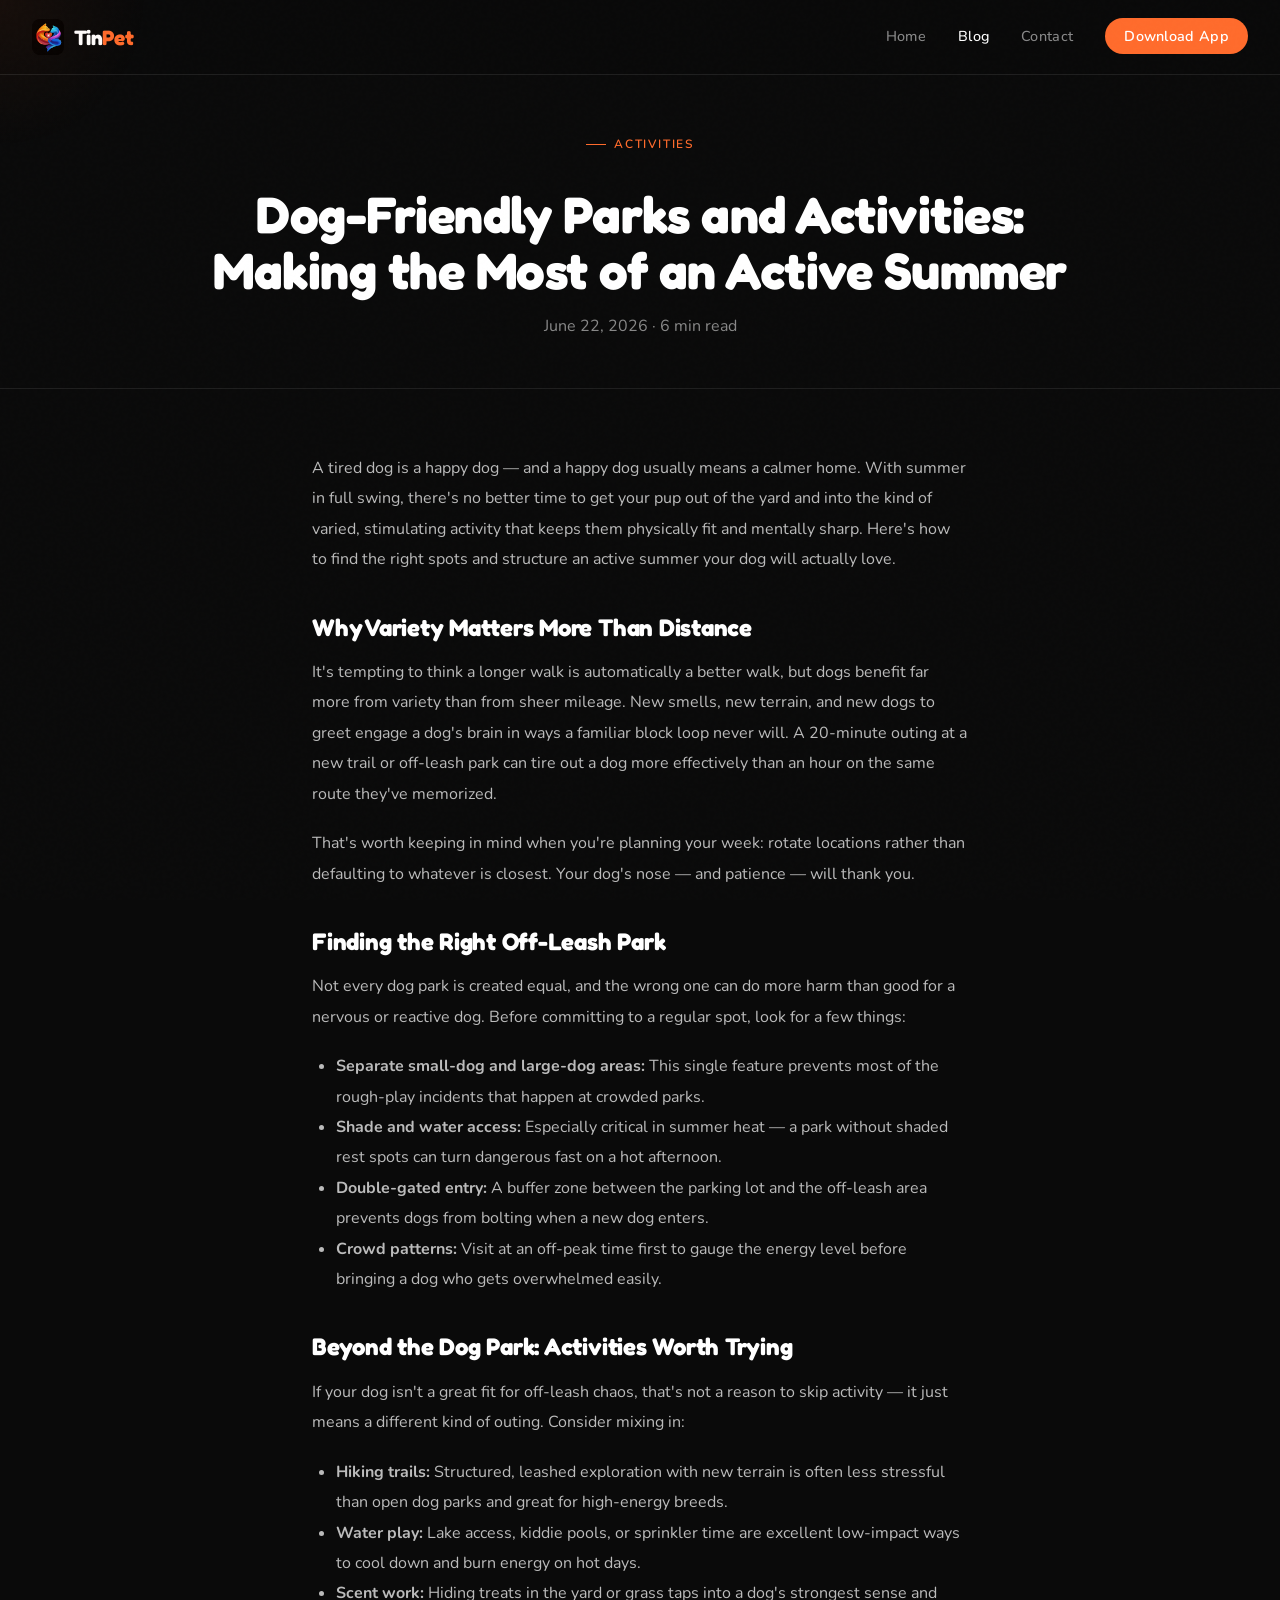
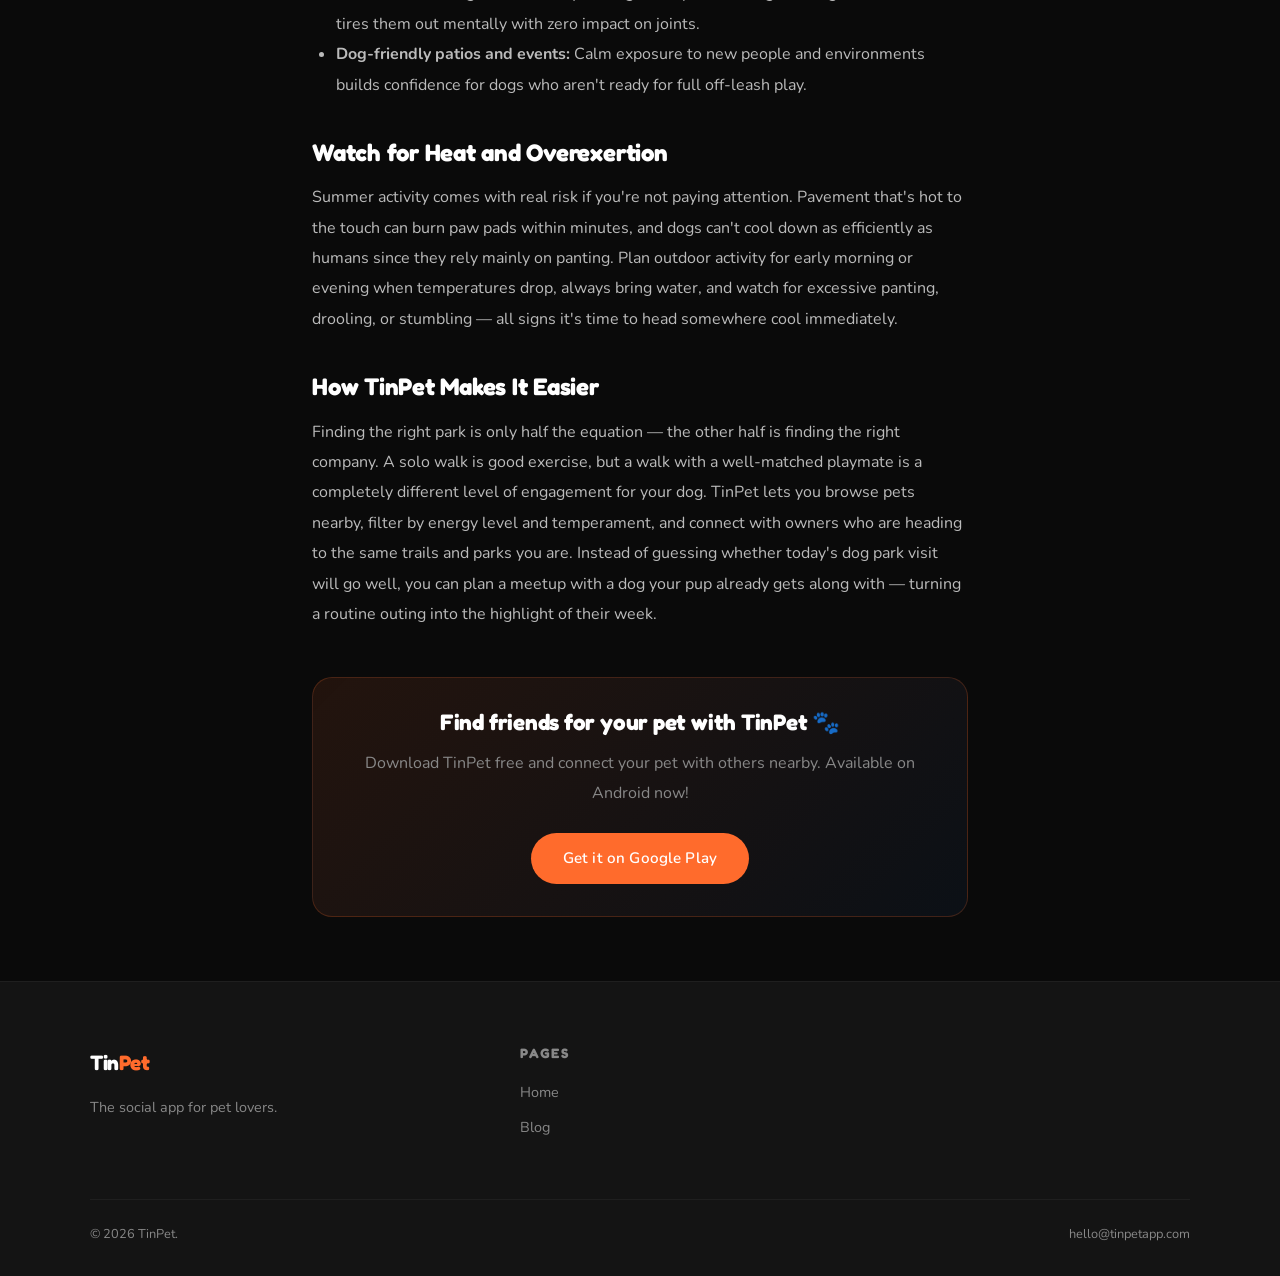
<file: posts/post-20260622.html>
<!DOCTYPE html>
<html lang="en">
<head>
  <meta charset="UTF-8">
  <meta name="viewport" content="width=device-width, initial-scale=1.0">
  <title>Dog-Friendly Parks and Activities: Making the Most of an Active Summer — TinPet Blog</title>
  <meta name="description" content="From off-leash parks to hiking trails and water play, here's how to find the best dog-friendly spots near you and keep your pup active all summer long.">
  <link rel="stylesheet" href="../css/style.css">
  <style>
    .post-header { padding: 8rem 2rem 3rem; text-align:center; border-bottom: 1px solid var(--border); }
    .post-header .section-label { justify-content:center; }
    .post-header h1 { font-size: clamp(2rem,4vw,3.2rem); margin: 1rem 0; }
    .post-header p { color: var(--gray); font-size:1rem; }
    .post-body { max-width: 720px; margin: 0 auto; padding: 4rem 2rem; }
    .post-body h2 { font-size: 1.5rem; margin: 2.5rem 0 1rem; color: var(--white); }
    .post-body p { color: #bbb; line-height: 1.9; margin-bottom: 1.2rem; }
    .post-body ul { color: #bbb; line-height:1.9; padding-left:1.5rem; margin-bottom:1.2rem; }
    .post-cta { background: linear-gradient(135deg, rgba(255,107,44,0.1), rgba(46,139,255,0.05)); border: 1px solid rgba(255,107,44,0.2); border-radius:20px; padding:2rem; text-align:center; margin-top:3rem; }
    .post-cta h3 { margin-bottom:0.8rem; }
    .post-cta p { color: var(--gray); margin-bottom:1.5rem; }
  </style>
</head>
<body>
<nav>
  <a href="../index.html" class="nav-logo"><img src="../images/logo.png" alt="TinPet" style="width:32px;"><span>Tin<em>Pet</em></span></a>
  <ul class="nav-links">
    <li><a href="../index.html">Home</a></li>
    <li><a href="../blog.html" class="active">Blog</a></li>
    <li><a href="../contact.html">Contact</a></li>
    <li><a href="https://play.google.com/store" class="nav-cta" target="_blank">Download App</a></li>
  </ul>
</nav>
<div class="post-header">
  <div class="section-label" style="justify-content:center;">Activities</div>
  <h1>Dog-Friendly Parks and Activities:<br>Making the Most of an Active Summer</h1>
  <p>June 22, 2026 · 6 min read</p>
</div>
<article class="post-body">

  <p>A tired dog is a happy dog — and a happy dog usually means a calmer home. With summer in full swing, there's no better time to get your pup out of the yard and into the kind of varied, stimulating activity that keeps them physically fit and mentally sharp. Here's how to find the right spots and structure an active summer your dog will actually love.</p>

  <h2>Why Variety Matters More Than Distance</h2>
  <p>It's tempting to think a longer walk is automatically a better walk, but dogs benefit far more from variety than from sheer mileage. New smells, new terrain, and new dogs to greet engage a dog's brain in ways a familiar block loop never will. A 20-minute outing at a new trail or off-leash park can tire out a dog more effectively than an hour on the same route they've memorized.</p>
  <p>That's worth keeping in mind when you're planning your week: rotate locations rather than defaulting to whatever is closest. Your dog's nose — and patience — will thank you.</p>

  <h2>Finding the Right Off-Leash Park</h2>
  <p>Not every dog park is created equal, and the wrong one can do more harm than good for a nervous or reactive dog. Before committing to a regular spot, look for a few things:</p>
  <ul>
    <li><strong>Separate small-dog and large-dog areas:</strong> This single feature prevents most of the rough-play incidents that happen at crowded parks.</li>
    <li><strong>Shade and water access:</strong> Especially critical in summer heat — a park without shaded rest spots can turn dangerous fast on a hot afternoon.</li>
    <li><strong>Double-gated entry:</strong> A buffer zone between the parking lot and the off-leash area prevents dogs from bolting when a new dog enters.</li>
    <li><strong>Crowd patterns:</strong> Visit at an off-peak time first to gauge the energy level before bringing a dog who gets overwhelmed easily.</li>
  </ul>

  <h2>Beyond the Dog Park: Activities Worth Trying</h2>
  <p>If your dog isn't a great fit for off-leash chaos, that's not a reason to skip activity — it just means a different kind of outing. Consider mixing in:</p>
  <ul>
    <li><strong>Hiking trails:</strong> Structured, leashed exploration with new terrain is often less stressful than open dog parks and great for high-energy breeds.</li>
    <li><strong>Water play:</strong> Lake access, kiddie pools, or sprinkler time are excellent low-impact ways to cool down and burn energy on hot days.</li>
    <li><strong>Scent work:</strong> Hiding treats in the yard or grass taps into a dog's strongest sense and tires them out mentally with zero impact on joints.</li>
    <li><strong>Dog-friendly patios and events:</strong> Calm exposure to new people and environments builds confidence for dogs who aren't ready for full off-leash play.</li>
  </ul>

  <h2>Watch for Heat and Overexertion</h2>
  <p>Summer activity comes with real risk if you're not paying attention. Pavement that's hot to the touch can burn paw pads within minutes, and dogs can't cool down as efficiently as humans since they rely mainly on panting. Plan outdoor activity for early morning or evening when temperatures drop, always bring water, and watch for excessive panting, drooling, or stumbling — all signs it's time to head somewhere cool immediately.</p>

  <h2>How TinPet Makes It Easier</h2>
  <p>Finding the right park is only half the equation — the other half is finding the right company. A solo walk is good exercise, but a walk with a well-matched playmate is a completely different level of engagement for your dog. TinPet lets you browse pets nearby, filter by energy level and temperament, and connect with owners who are heading to the same trails and parks you are. Instead of guessing whether today's dog park visit will go well, you can plan a meetup with a dog your pup already gets along with — turning a routine outing into the highlight of their week.</p>

  <div class="post-cta">
    <h3>Find friends for your pet with TinPet 🐾</h3>
    <p>Download TinPet free and connect your pet with others nearby. Available on Android now!</p>
    <a href="https://play.google.com/store" class="btn btn-primary" target="_blank">Get it on Google Play</a>
  </div>
</article>
<footer>
  <div class="footer-grid">
    <div class="footer-brand"><a href="../index.html" class="nav-logo" style="display:inline-flex;"><span>Tin<em>Pet</em></span></a><p>The social app for pet lovers.</p></div>
    <div class="footer-col"><h4>Pages</h4><ul><li><a href="../index.html">Home</a></li><li><a href="../blog.html">Blog</a></li></ul></div>
  </div>
  <div class="footer-bottom"><span>© 2026 TinPet.</span><a href="mailto:hello@tinpetapp.com">hello@tinpetapp.com</a></div>
</footer>
<script src="../js/main.js"></script>
</body>
</html>
</file>
<file: css/style.css>
/* TinPet — tinpetapp.com */
@import url('https://fonts.googleapis.com/css2?family=Fredoka:wght@400;500;600;700&family=Nunito:ital,wght@0,300;0,400;0,500;0,600;0,700;0,800;1,300&display=swap');

:root {
  --black: #0A0A0A;
  --orange: #FF6B2C;
  --orange-light: #FF8C55;
  --orange-dark: #E05520;
  --blue: #2E8BFF;
  --blue-dark: #1A5FBB;
  --white: #FFFFFF;
  --gray: #888888;
  --card: #141414;
  --border: #1F1F1F;
}

*, *::before, *::after { box-sizing: border-box; margin: 0; padding: 0; }

html { scroll-behavior: smooth; font-size: 16px; }

body {
  background: var(--black);
  color: var(--white);
  font-family: 'Nunito', sans-serif;
  line-height: 1.6;
  overflow-x: hidden;
}

/* ─── SCROLLBAR ─── */
::-webkit-scrollbar { width: 4px; }
::-webkit-scrollbar-track { background: var(--black); }
::-webkit-scrollbar-thumb { background: var(--orange); border-radius: 2px; }

/* ─── NOISE OVERLAY ─── */
body::before {
  content: '';
  position: fixed;
  inset: 0;
  background-image: url("data:image/svg+xml,%3Csvg viewBox='0 0 256 256' xmlns='http://www.w3.org/2000/svg'%3E%3Cfilter id='noise'%3E%3CfeTurbulence type='fractalNoise' baseFrequency='0.9' numOctaves='4' stitchTiles='stitch'/%3E%3C/filter%3E%3Crect width='100%25' height='100%25' filter='url(%23noise)' opacity='0.03'/%3E%3C/svg%3E");
  pointer-events: none;
  z-index: 1000;
  opacity: 0.4;
}

/* ─── NAV ─── */
nav {
  position: fixed;
  top: 0;
  left: 0;
  right: 0;
  z-index: 999;
  padding: 1.2rem 2rem;
  display: flex;
  align-items: center;
  justify-content: space-between;
  background: rgba(10,10,10,0.85);
  backdrop-filter: blur(20px);
  border-bottom: 1px solid var(--border);
  transition: all 0.3s;
}

nav.scrolled {
  padding: 0.8rem 2rem;
  background: rgba(10,10,10,0.97);
}

.nav-logo {
  display: flex;
  align-items: center;
  gap: 0.6rem;
  text-decoration: none;
}

.nav-logo img {
  width: 36px;
  height: 36px;
  border-radius: 8px;
  object-fit: cover;
}

.nav-logo span {
  font-family: 'Fredoka', sans-serif;
  font-weight: 800;
  font-size: 1.3rem;
  color: var(--white);
  letter-spacing: -0.02em;
}

.nav-logo span em {
  color: var(--orange);
  font-style: normal;
}

.nav-links {
  display: flex;
  align-items: center;
  gap: 2rem;
  list-style: none;
}

.nav-links a {
  color: var(--gray);
  text-decoration: none;
  font-size: 0.9rem;
  font-weight: 500;
  transition: color 0.2s;
  letter-spacing: 0.02em;
}

.nav-links a:hover, .nav-links a.active { color: var(--white); }

.nav-cta {
  background: var(--orange);
  color: var(--white) !important;
  padding: 0.5rem 1.2rem;
  border-radius: 100px;
  font-weight: 600 !important;
  transition: background 0.2s, transform 0.2s !important;
}

.nav-cta:hover {
  background: var(--orange-light) !important;
  transform: translateY(-1px);
}

.nav-hamburger {
  display: none;
  flex-direction: column;
  gap: 5px;
  cursor: pointer;
  padding: 4px;
}

.nav-hamburger span {
  display: block;
  width: 24px;
  height: 2px;
  background: var(--white);
  border-radius: 2px;
  transition: all 0.3s;
}

/* ─── BUTTONS ─── */
.btn {
  display: inline-flex;
  align-items: center;
  gap: 0.5rem;
  padding: 0.85rem 2rem;
  border-radius: 100px;
  font-family: 'Nunito', sans-serif;
  font-weight: 600;
  font-size: 0.95rem;
  text-decoration: none;
  cursor: pointer;
  border: none;
  transition: all 0.25s;
  letter-spacing: 0.01em;
}

.btn-primary {
  background: var(--orange);
  color: var(--white);
}

.btn-primary:hover {
  background: var(--orange-light);
  transform: translateY(-2px);
  box-shadow: 0 8px 30px rgba(255,107,44,0.35);
}

.btn-outline {
  background: transparent;
  color: var(--white);
  border: 1.5px solid var(--border);
}

.btn-outline:hover {
  border-color: var(--orange);
  color: var(--orange);
  transform: translateY(-2px);
}

/* ─── SECTION BASE ─── */
section { padding: 6rem 2rem; }

.container {
  max-width: 1100px;
  margin: 0 auto;
}

.section-label {
  display: inline-flex;
  align-items: center;
  gap: 0.5rem;
  font-size: 0.75rem;
  font-weight: 600;
  letter-spacing: 0.15em;
  text-transform: uppercase;
  color: var(--orange);
  margin-bottom: 1rem;
}

.section-label::before {
  content: '';
  display: block;
  width: 20px;
  height: 1.5px;
  background: var(--orange);
}

h1, h2, h3, h4 {
  font-family: 'Fredoka', sans-serif;
  line-height: 1.1;
  letter-spacing: -0.01em;
}

h2 { font-size: clamp(2rem, 4vw, 3rem); font-weight: 800; }
h3 { font-size: 1.4rem; font-weight: 700; }

/* ─── REVEAL ANIMATIONS ─── */
.reveal {
  opacity: 0;
  transform: translateY(30px);
  transition: opacity 0.7s ease, transform 0.7s ease;
}

.reveal.visible {
  opacity: 1;
  transform: translateY(0);
}

.reveal-left {
  opacity: 0;
  transform: translateX(-40px);
  transition: opacity 0.7s ease, transform 0.7s ease;
}

.reveal-left.visible {
  opacity: 1;
  transform: translateX(0);
}

.reveal-right {
  opacity: 0;
  transform: translateX(40px);
  transition: opacity 0.7s ease, transform 0.7s ease;
}

.reveal-right.visible {
  opacity: 1;
  transform: translateX(0);
}

/* ─── HERO ─── */
.hero {
  min-height: 100vh;
  display: flex;
  align-items: center;
  padding-top: 5rem;
  position: relative;
  overflow: hidden;
}

.hero-bg {
  position: absolute;
  inset: 0;
  z-index: 0;
}

.hero-orb {
  position: absolute;
  border-radius: 50%;
  filter: blur(80px);
  opacity: 0.15;
}

.hero-orb-1 {
  width: 600px;
  height: 600px;
  background: var(--orange);
  top: -200px;
  right: -100px;
  animation: float 8s ease-in-out infinite;
}

.hero-orb-2 {
  width: 400px;
  height: 400px;
  background: #2E8BFF;
  bottom: -100px;
  left: -50px;
  animation: float 10s ease-in-out infinite reverse;
}

@keyframes float {
  0%, 100% { transform: translateY(0) scale(1); }
  50% { transform: translateY(-30px) scale(1.05); }
}

.hero-grid {
  display: grid;
  grid-template-columns: 1fr 1fr;
  gap: 4rem;
  align-items: center;
  position: relative;
  z-index: 1;
}

.hero-content h1 {
  font-size: clamp(2.8rem, 5.5vw, 4.5rem);
  font-weight: 800;
  margin-bottom: 1.5rem;
  line-height: 1.05;
}

.hero-content h1 .highlight {
  background: linear-gradient(135deg, var(--orange), var(--blue));
  -webkit-background-clip: text;
  -webkit-text-fill-color: transparent;
  background-clip: text;
}

.hero-content p {
  font-size: 1.15rem;
  color: var(--gray);
  margin-bottom: 2.5rem;
  max-width: 450px;
  line-height: 1.7;
}

.hero-buttons {
  display: flex;
  gap: 1rem;
  flex-wrap: wrap;
}

.hero-stats {
  display: flex;
  gap: 2.5rem;
  margin-top: 3rem;
  padding-top: 2rem;
  border-top: 1px solid var(--border);
}

.stat-item h4 {
  font-size: 1.8rem;
  font-weight: 800;
  color: var(--white);
  letter-spacing: -0.04em;
}

.stat-item span {
  font-size: 0.85rem;
  color: var(--gray);
}

/* Phone mockup */
.hero-visual {
  display: flex;
  justify-content: center;
  position: relative;
}

.phone-mockup {
  width: 280px;
  height: 560px;
  background: var(--card);
  border-radius: 40px;
  border: 2px solid var(--border);
  position: relative;
  overflow: hidden;
  box-shadow: 0 40px 100px rgba(0,0,0,0.6), 0 0 0 1px rgba(255,255,255,0.05);
  animation: phoneFloat 6s ease-in-out infinite;
}

@keyframes phoneFloat {
  0%, 100% { transform: translateY(0) rotate(-2deg); }
  50% { transform: translateY(-15px) rotate(-2deg); }
}

.phone-screen {
  position: absolute;
  inset: 0;
  background: linear-gradient(180deg, #0F0F0F 0%, #141414 100%);
  padding: 1.5rem 1rem;
  display: flex;
  flex-direction: column;
  align-items: center;
}

.phone-notch {
  width: 80px;
  height: 6px;
  background: var(--border);
  border-radius: 3px;
  margin-bottom: 1.5rem;
}

.phone-card {
  width: 100%;
  height: 220px;
  border-radius: 24px;
  background: linear-gradient(135deg, #1A1A1A, #222);
  border: 1px solid var(--border);
  display: flex;
  flex-direction: column;
  align-items: center;
  justify-content: center;
  gap: 0.8rem;
  position: relative;
  overflow: hidden;
}

.phone-card-emoji {
  font-size: 3.5rem;
  animation: pulse 3s ease-in-out infinite;
}

@keyframes pulse {
  0%, 100% { transform: scale(1); }
  50% { transform: scale(1.1); }
}

.phone-card-name {
  font-family: 'Fredoka', sans-serif;
  font-weight: 700;
  font-size: 1.1rem;
}

.phone-card-info {
  font-size: 0.75rem;
  color: var(--gray);
}

.phone-swipe-btns {
  display: flex;
  gap: 1.5rem;
  margin-top: 1.5rem;
}

.phone-btn {
  width: 52px;
  height: 52px;
  border-radius: 50%;
  display: flex;
  align-items: center;
  justify-content: center;
  font-size: 1.3rem;
  border: 2px solid var(--border);
}

.phone-btn.like {
  background: rgba(255,107,44,0.15);
  border-color: var(--orange);
}

.phone-btn.nope {
  background: rgba(255,100,100,0.1);
  border-color: #FF6464;
}

.phone-match-badge {
  position: absolute;
  bottom: 1rem;
  left: 50%;
  transform: translateX(-50%);
  background: var(--orange);
  color: white;
  padding: 0.4rem 1.2rem;
  border-radius: 100px;
  font-size: 0.75rem;
  font-weight: 700;
  letter-spacing: 0.05em;
  white-space: nowrap;
  animation: badgePop 3s ease-in-out infinite 1.5s;
}

@keyframes badgePop {
  0% { opacity: 0; transform: translateX(-50%) scale(0.8); }
  20% { opacity: 1; transform: translateX(-50%) scale(1); }
  80% { opacity: 1; }
  100% { opacity: 0; transform: translateX(-50%) scale(0.9); }
}

/* ─── NEW ANIMATED BADGES ─── */
.float-badge-new {
  position: absolute;
  display: flex;
  align-items: center;
  gap: 0.7rem;
  background: rgba(15,15,15,0.92);
  border: 1px solid rgba(255,255,255,0.1);
  padding: 0.6rem 1rem 0.6rem 0.6rem;
  border-radius: 100px;
  box-shadow: 0 8px 32px rgba(0,0,0,0.5);
  backdrop-filter: blur(10px);
}

.badge-icon-circle {
  width: 36px;
  height: 36px;
  border-radius: 50%;
  display: flex;
  align-items: center;
  justify-content: center;
  font-size: 1rem;
  flex-shrink: 0;
  box-shadow: 0 4px 15px rgba(0,0,0,0.3);
  animation: badgePulse 2.5s ease-in-out infinite;
}

@keyframes badgePulse {
  0%, 100% { transform: scale(1); box-shadow: 0 4px 15px rgba(0,0,0,0.3); }
  50% { transform: scale(1.1); box-shadow: 0 6px 25px rgba(255,107,44,0.4); }
}

.badge-text {
  display: flex;
  flex-direction: column;
}

.badge-text strong {
  font-family: 'Fredoka', sans-serif;
  font-size: 0.85rem;
  font-weight: 600;
  color: white;
  line-height: 1.2;
}

.badge-text span {
  font-size: 0.7rem;
  color: #888;
}

.float-badge-new-1 {
  top: 8%;
  right: -25px;
  animation: floatBadge 4s ease-in-out infinite;
}

.float-badge-new-2 {
  bottom: 15%;
  left: -35px;
  animation: floatBadge 5s ease-in-out infinite reverse;
}

/* Legacy float-badge */
.float-badge {
  position: absolute;
  background: var(--card);
  border: 1px solid var(--border);
  padding: 0.6rem 1rem;
  border-radius: 12px;
  font-size: 0.8rem;
  font-weight: 600;
  display: flex;
  align-items: center;
  gap: 0.5rem;
  box-shadow: 0 10px 40px rgba(0,0,0,0.4);
}

.float-badge-1 {
  top: 10%;
  right: -20px;
  animation: floatBadge 4s ease-in-out infinite;
}

.float-badge-2 {
  bottom: 20%;
  left: -30px;
  animation: floatBadge 5s ease-in-out infinite reverse;
}

@keyframes floatBadge {
  0%, 100% { transform: translateY(0); }
  50% { transform: translateY(-8px); }
}

/* ─── FEATURES ─── */
.features { background: var(--black); }

.features-grid {
  display: grid;
  grid-template-columns: repeat(3, 1fr);
  gap: 1.5rem;
  margin-top: 3.5rem;
}

.feature-card {
  background: var(--card);
  border: 1px solid var(--border);
  border-radius: 20px;
  padding: 2rem;
  transition: border-color 0.3s, transform 0.3s;
  cursor: default;
}

.feature-card:hover {
  border-color: var(--orange);
  transform: translateY(-4px);
}

.feature-icon {
  width: 52px;
  height: 52px;
  background: rgba(255,107,44,0.1);
  border-radius: 14px;
  display: flex;
  align-items: center;
  justify-content: center;
  font-size: 1.5rem;
  margin-bottom: 1.2rem;
}

.feature-card h3 {
  font-size: 1.1rem;
  margin-bottom: 0.6rem;
}

.feature-card p {
  color: var(--gray);
  font-size: 0.9rem;
  line-height: 1.6;
}

/* ─── HOW IT WORKS ─── */
.how-it-works {
  background: linear-gradient(180deg, var(--black) 0%, #0D0D0D 100%);
}

.steps-grid {
  display: grid;
  grid-template-columns: repeat(4, 1fr);
  gap: 2rem;
  margin-top: 3.5rem;
  position: relative;
}

.steps-grid::before {
  content: '';
  position: absolute;
  top: 30px;
  left: 12%;
  right: 12%;
  height: 1px;
  background: linear-gradient(90deg, transparent, var(--border) 20%, var(--border) 80%, transparent);
}

.step-item {
  text-align: center;
  position: relative;
}

.step-number {
  width: 60px;
  height: 60px;
  background: var(--card);
  border: 2px solid var(--border);
  border-radius: 50%;
  display: flex;
  align-items: center;
  justify-content: center;
  font-family: 'Fredoka', sans-serif;
  font-weight: 800;
  font-size: 1.2rem;
  color: var(--orange);
  margin: 0 auto 1.5rem;
  position: relative;
  z-index: 1;
  transition: border-color 0.3s, background 0.3s;
}

.step-item:hover .step-number {
  background: rgba(255,107,44,0.1);
  border-color: var(--orange);
}

.step-emoji {
  font-size: 1.8rem;
  margin-bottom: 0.8rem;
  display: block;
}

.step-item h3 {
  font-size: 1rem;
  margin-bottom: 0.5rem;
}

.step-item p {
  color: var(--gray);
  font-size: 0.85rem;
  line-height: 1.6;
}

/* ─── SERVICES PREVIEW ─── */
.services-preview { background: var(--black); }

.services-grid {
  display: grid;
  grid-template-columns: repeat(3, 1fr);
  gap: 1rem;
  margin-top: 3rem;
}

.service-card {
  background: var(--card);
  border: 1px solid var(--border);
  border-radius: 16px;
  padding: 1.5rem;
  transition: all 0.3s;
  text-decoration: none;
  color: var(--white);
  display: flex;
  align-items: center;
  gap: 1rem;
}

.service-card:hover {
  border-color: var(--orange);
  background: rgba(255,107,44,0.05);
  transform: translateY(-3px);
}

.service-emoji {
  font-size: 2rem;
  width: 52px;
  height: 52px;
  background: rgba(255,107,44,0.1);
  border-radius: 12px;
  display: flex;
  align-items: center;
  justify-content: center;
  flex-shrink: 0;
}

.service-info h3 {
  font-size: 1rem;
  margin-bottom: 0.2rem;
}

.service-info p {
  font-size: 0.8rem;
  color: var(--gray);
}

/* ─── CTA SECTION ─── */
.cta-section {
  background: linear-gradient(135deg, rgba(255,107,44,0.1) 0%, rgba(255,44,138,0.05) 100%);
  border-top: 1px solid var(--border);
  border-bottom: 1px solid var(--border);
  text-align: center;
  padding: 5rem 2rem;
}

.cta-section h2 { margin-bottom: 1rem; }

.cta-section p {
  color: var(--gray);
  max-width: 500px;
  margin: 0 auto 2.5rem;
  font-size: 1.05rem;
}

.store-badges {
  display: flex;
  gap: 1rem;
  justify-content: center;
  flex-wrap: wrap;
}

.store-badge {
  display: flex;
  align-items: center;
  gap: 0.8rem;
  background: var(--card);
  border: 1.5px solid var(--border);
  padding: 0.8rem 1.5rem;
  border-radius: 14px;
  text-decoration: none;
  color: var(--white);
  transition: all 0.3s;
}

.store-badge:hover {
  border-color: var(--orange);
  transform: translateY(-3px);
  box-shadow: 0 8px 30px rgba(255,107,44,0.2);
}

.store-badge-icon { font-size: 1.8rem; }

.store-badge-text span {
  display: block;
  font-size: 0.65rem;
  color: var(--gray);
  text-transform: uppercase;
  letter-spacing: 0.08em;
}

.store-badge-text strong {
  font-family: 'Fredoka', sans-serif;
  font-size: 1rem;
  font-weight: 700;
}

/* ─── BLOG PREVIEW ─── */
.blog-preview { background: var(--black); }

.blog-grid {
  display: grid;
  grid-template-columns: repeat(3, 1fr);
  gap: 1.5rem;
  margin-top: 3rem;
}

.blog-card {
  background: var(--card);
  border: 1px solid var(--border);
  border-radius: 16px;
  overflow: hidden;
  transition: all 0.3s;
  text-decoration: none;
  color: var(--white);
}

.blog-card:hover {
  border-color: var(--orange);
  transform: translateY(-4px);
}

.blog-card-img {
  height: 160px;
  background: linear-gradient(135deg, #1A1A1A, #222);
  display: flex;
  align-items: center;
  justify-content: center;
  font-size: 3rem;
}

.blog-card-body {
  padding: 1.2rem;
}

.blog-tag {
  display: inline-block;
  font-size: 0.7rem;
  font-weight: 600;
  letter-spacing: 0.08em;
  text-transform: uppercase;
  color: var(--orange);
  margin-bottom: 0.5rem;
}

.blog-card-body h3 {
  font-size: 1rem;
  margin-bottom: 0.5rem;
  line-height: 1.4;
}

.blog-card-body p {
  font-size: 0.82rem;
  color: var(--gray);
  line-height: 1.5;
}

.blog-meta {
  display: flex;
  justify-content: space-between;
  align-items: center;
  margin-top: 1rem;
  padding-top: 0.8rem;
  border-top: 1px solid var(--border);
  font-size: 0.75rem;
  color: var(--gray);
}

/* ─── FOOTER ─── */
footer {
  background: var(--card);
  border-top: 1px solid var(--border);
  padding: 4rem 2rem 2rem;
}

.footer-grid {
  display: grid;
  grid-template-columns: 2fr 1fr 1fr 1fr;
  gap: 3rem;
  max-width: 1100px;
  margin: 0 auto;
}

.footer-brand p {
  color: var(--gray);
  font-size: 0.9rem;
  line-height: 1.7;
  margin: 1rem 0;
  max-width: 280px;
}

.footer-social {
  display: flex;
  gap: 0.8rem;
}

.social-link {
  width: 36px;
  height: 36px;
  background: var(--black);
  border: 1px solid var(--border);
  border-radius: 8px;
  display: flex;
  align-items: center;
  justify-content: center;
  font-size: 0.9rem;
  text-decoration: none;
  transition: all 0.2s;
}

.social-link:hover {
  border-color: var(--orange);
  background: rgba(255,107,44,0.1);
}

.footer-col h4 {
  font-family: 'Fredoka', sans-serif;
  font-size: 0.85rem;
  font-weight: 700;
  text-transform: uppercase;
  letter-spacing: 0.1em;
  color: var(--gray);
  margin-bottom: 1.2rem;
}

.footer-col ul { list-style: none; }

.footer-col ul li { margin-bottom: 0.6rem; }

.footer-col ul a {
  color: var(--gray);
  text-decoration: none;
  font-size: 0.9rem;
  transition: color 0.2s;
}

.footer-col ul a:hover { color: var(--white); }

.footer-bottom {
  max-width: 1100px;
  margin: 3rem auto 0;
  padding-top: 1.5rem;
  border-top: 1px solid var(--border);
  display: flex;
  justify-content: space-between;
  align-items: center;
  font-size: 0.8rem;
  color: var(--gray);
}

.footer-bottom a {
  color: var(--gray);
  text-decoration: none;
  transition: color 0.2s;
}

.footer-bottom a:hover { color: var(--orange); }

/* ─── PAGE HEADER ─── */
.page-header {
  padding: 8rem 2rem 4rem;
  text-align: center;
  background: linear-gradient(180deg, rgba(255,107,44,0.06) 0%, transparent 100%);
  border-bottom: 1px solid var(--border);
}

.page-header h1 {
  font-size: clamp(2.5rem, 5vw, 4rem);
  margin-bottom: 1rem;
}

.page-header p {
  color: var(--gray);
  font-size: 1.1rem;
  max-width: 500px;
  margin: 0 auto;
}

/* ─── ABOUT ─── */
.about-grid {
  display: grid;
  grid-template-columns: 1fr 1fr;
  gap: 4rem;
  align-items: center;
  margin-bottom: 5rem;
}

.about-visual {
  background: var(--card);
  border: 1px solid var(--border);
  border-radius: 24px;
  height: 400px;
  display: flex;
  align-items: center;
  justify-content: center;
  font-size: 6rem;
  position: relative;
  overflow: hidden;
}

.about-visual::before {
  content: '';
  position: absolute;
  width: 300px;
  height: 300px;
  background: radial-gradient(circle, rgba(255,107,44,0.15), transparent);
  border-radius: 50%;
}

.about-content .section-label { margin-bottom: 1rem; }

.about-content h2 { margin-bottom: 1.5rem; }

.about-content p {
  color: var(--gray);
  line-height: 1.8;
  margin-bottom: 1.2rem;
}

.values-grid {
  display: grid;
  grid-template-columns: repeat(3, 1fr);
  gap: 1.5rem;
  margin-top: 3rem;
}

.value-card {
  background: var(--card);
  border: 1px solid var(--border);
  border-radius: 16px;
  padding: 1.5rem;
  text-align: center;
  transition: all 0.3s;
}

.value-card:hover {
  border-color: var(--orange);
  transform: translateY(-3px);
}

.value-card .icon { font-size: 2rem; margin-bottom: 0.8rem; display: block; }
.value-card h3 { font-size: 1rem; margin-bottom: 0.5rem; }
.value-card p { color: var(--gray); font-size: 0.85rem; line-height: 1.5; }

/* ─── SERVICES PAGE ─── */
.services-filter {
  display: flex;
  gap: 0.8rem;
  flex-wrap: wrap;
  margin-bottom: 2.5rem;
}

.filter-btn {
  padding: 0.5rem 1.2rem;
  border-radius: 100px;
  border: 1.5px solid var(--border);
  background: transparent;
  color: var(--gray);
  font-family: 'Nunito', sans-serif;
  font-size: 0.85rem;
  cursor: pointer;
  transition: all 0.2s;
}

.filter-btn:hover, .filter-btn.active {
  border-color: var(--orange);
  color: var(--orange);
  background: rgba(255,107,44,0.08);
}

.services-listing {
  display: grid;
  grid-template-columns: repeat(3, 1fr);
  gap: 1.5rem;
}

.listing-card {
  background: var(--card);
  border: 1px solid var(--border);
  border-radius: 16px;
  padding: 1.5rem;
  transition: all 0.3s;
  cursor: pointer;
}

.listing-card:hover {
  border-color: var(--orange);
  transform: translateY(-3px);
  box-shadow: 0 10px 40px rgba(255,107,44,0.1);
}

.listing-card-top {
  display: flex;
  align-items: flex-start;
  justify-content: space-between;
  margin-bottom: 0.8rem;
}

.listing-cat-badge {
  font-size: 0.7rem;
  font-weight: 600;
  letter-spacing: 0.06em;
  text-transform: uppercase;
  color: var(--orange);
  background: rgba(255,107,44,0.1);
  padding: 0.25rem 0.6rem;
  border-radius: 100px;
}

.listing-card h3 { font-size: 1rem; margin: 0.5rem 0 0.3rem; }
.listing-card p { color: var(--gray); font-size: 0.85rem; line-height: 1.5; }

.listing-location {
  display: flex;
  align-items: center;
  gap: 0.3rem;
  font-size: 0.8rem;
  color: var(--gray);
  margin-top: 0.8rem;
}

/* ─── BLOG PAGE ─── */
.blog-hero-grid {
  display: grid;
  grid-template-columns: 2fr 1fr;
  gap: 1.5rem;
  margin-bottom: 1.5rem;
}

.blog-featured {
  background: var(--card);
  border: 1px solid var(--border);
  border-radius: 20px;
  overflow: hidden;
  text-decoration: none;
  color: var(--white);
  transition: all 0.3s;
  display: block;
}

.blog-featured:hover { border-color: var(--orange); transform: translateY(-3px); }

.blog-featured-img {
  height: 240px;
  background: linear-gradient(135deg, rgba(255,107,44,0.2), rgba(255,44,138,0.1));
  display: flex;
  align-items: center;
  justify-content: center;
  font-size: 4rem;
}

.blog-featured-body { padding: 1.5rem; }
.blog-featured-body .blog-tag { font-size: 0.75rem; }
.blog-featured-body h2 { font-size: 1.4rem; margin-bottom: 0.6rem; }
.blog-featured-body p { color: var(--gray); font-size: 0.9rem; line-height: 1.6; }

.blog-sidebar {
  display: flex;
  flex-direction: column;
  gap: 1rem;
}

.blog-mini {
  background: var(--card);
  border: 1px solid var(--border);
  border-radius: 14px;
  padding: 1rem;
  text-decoration: none;
  color: var(--white);
  transition: all 0.3s;
  display: flex;
  gap: 1rem;
  align-items: center;
}

.blog-mini:hover { border-color: var(--orange); }
.blog-mini-emoji { font-size: 1.8rem; }
.blog-mini h3 { font-size: 0.9rem; margin-bottom: 0.2rem; line-height: 1.3; }
.blog-mini span { font-size: 0.75rem; color: var(--gray); }

/* ─── CONTACT ─── */
.contact-grid {
  display: grid;
  grid-template-columns: 1fr 1.5fr;
  gap: 4rem;
  align-items: start;
}

.contact-info h2 { margin-bottom: 1rem; }
.contact-info p { color: var(--gray); line-height: 1.8; margin-bottom: 2rem; }

.contact-item {
  display: flex;
  align-items: center;
  gap: 1rem;
  margin-bottom: 1.2rem;
}

.contact-item-icon {
  width: 44px;
  height: 44px;
  background: rgba(255,107,44,0.1);
  border-radius: 12px;
  display: flex;
  align-items: center;
  justify-content: center;
  font-size: 1.1rem;
  flex-shrink: 0;
}

.contact-item-text span { display: block; font-size: 0.75rem; color: var(--gray); }
.contact-item-text strong { font-size: 0.95rem; }

.contact-form {
  background: var(--card);
  border: 1px solid var(--border);
  border-radius: 24px;
  padding: 2.5rem;
}

.form-group { margin-bottom: 1.2rem; }
.form-group label { display: block; font-size: 0.85rem; font-weight: 500; margin-bottom: 0.5rem; color: var(--gray); }

.form-group input,
.form-group textarea,
.form-group select {
  width: 100%;
  background: var(--black);
  border: 1.5px solid var(--border);
  border-radius: 12px;
  padding: 0.85rem 1rem;
  color: var(--white);
  font-family: 'Nunito', sans-serif;
  font-size: 0.95rem;
  transition: border-color 0.2s;
  outline: none;
}

.form-group input:focus,
.form-group textarea:focus,
.form-group select:focus { border-color: var(--orange); }

.form-group textarea { height: 130px; resize: vertical; }
.form-group select { cursor: pointer; }
.form-row { display: grid; grid-template-columns: 1fr 1fr; gap: 1rem; }

/* ─── BUSINESS CTA ─── */
.business-cta {
  background: linear-gradient(135deg, rgba(255,107,44,0.12), rgba(255,44,138,0.06));
  border: 1px solid rgba(255,107,44,0.2);
  border-radius: 24px;
  padding: 3rem;
  text-align: center;
  margin-top: 4rem;
}

.business-cta h2 { margin-bottom: 1rem; }
.business-cta p { color: var(--gray); max-width: 500px; margin: 0 auto 2rem; }

/* ─── RESPONSIVE ─── */
@media (max-width: 900px) {
  .hero-grid, .about-grid, .contact-grid { grid-template-columns: 1fr; }
  .hero-visual { order: -1; }
  .features-grid, .values-grid, .services-grid, .services-listing { grid-template-columns: repeat(2, 1fr); }
  .steps-grid { grid-template-columns: repeat(2, 1fr); }
  .steps-grid::before { display: none; }
  .blog-grid, .blog-hero-grid { grid-template-columns: 1fr; }
  .footer-grid { grid-template-columns: 1fr 1fr; }
}

@media (max-width: 600px) {
  nav { padding: 1rem 1.2rem; }
  .nav-links { display: none; }
  .nav-hamburger { display: flex; }
  .features-grid, .values-grid, .services-grid, .services-listing { grid-template-columns: 1fr; }
  .steps-grid { grid-template-columns: 1fr 1fr; }
  .hero-stats { gap: 1.5rem; }
  .footer-grid { grid-template-columns: 1fr; }
  .form-row { grid-template-columns: 1fr; }
  section { padding: 4rem 1.2rem; }
}
</file>
